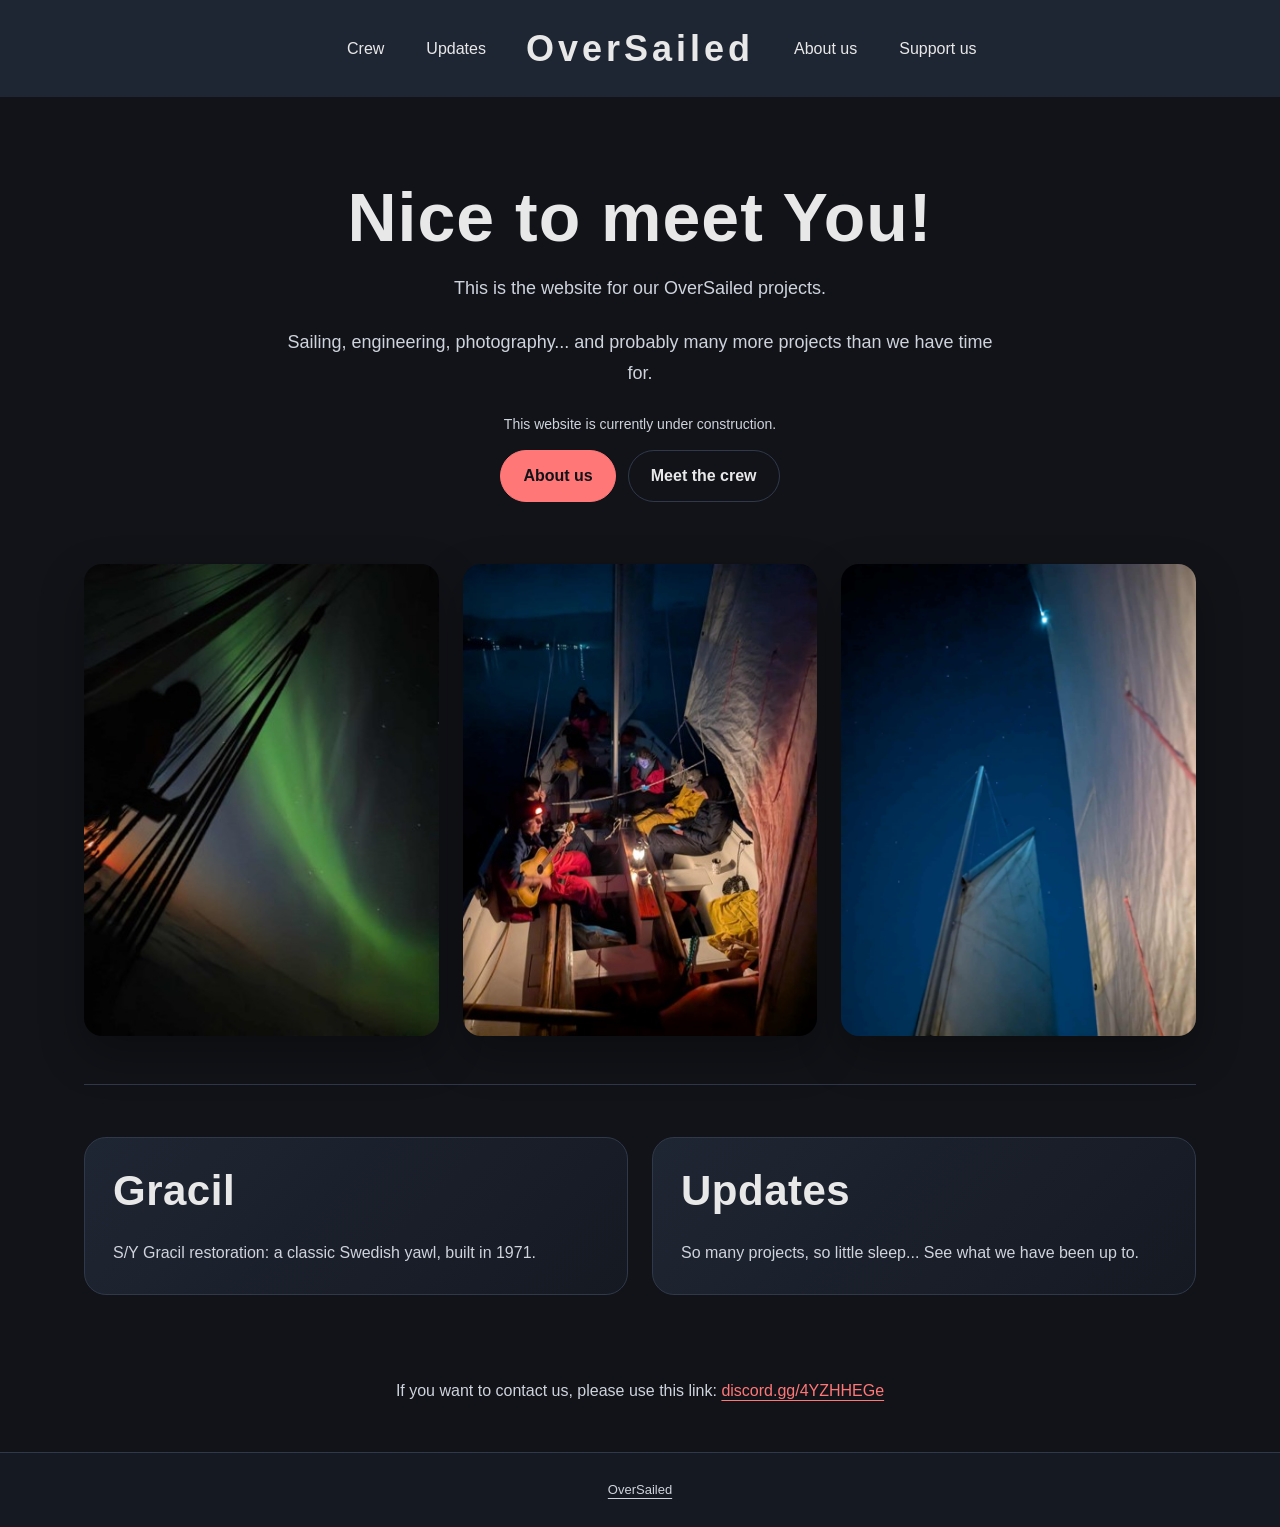
<file: index.html>
<!doctype html>
<html lang="en"><head><meta charset="utf-8"><meta name="viewport" content="width=device-width, initial-scale=1"><meta name="theme-color" content="#111318"><title>OverSailed</title><link rel="canonical" href="https://oversailed.com/index.html"><style>
    :root{color-scheme:dark;--bg:#111318;--surface:#151922;--header:#1f2633;--border:#30394a;--text:#e8e8e8;--muted:#cfd3dc;--accent:#ff7777;--shadow:rgba(0,0,0,.3)}
    *{box-sizing:border-box}html{scroll-behavior:smooth}body{margin:0;background:var(--bg);color:var(--text);font-family:Arial,Helvetica,sans-serif;line-height:1.7}a{color:var(--accent);text-underline-offset:4px}a:hover{color:#ffa5a5}a:focus-visible{outline:3px solid var(--accent);outline-offset:5px;border-radius:4px}img{display:block;max-width:100%;height:auto}h1,h2,h3,p{margin-top:0}h1,h2,h3{line-height:1.2}p{color:var(--muted)}
    .skip-link{position:absolute;left:16px;top:8px;transform:translateY(-160%);padding:8px 16px;background:var(--text);color:var(--bg);z-index:10}.skip-link:focus{transform:none}
    header{background:var(--header);padding:18px 28px;display:grid;grid-template-columns:1fr auto 1fr;align-items:center;gap:28px}header nav{display:flex;gap:18px;flex-wrap:wrap}.nav-left{justify-content:flex-end}.nav-right{justify-content:flex-start}header nav a{color:var(--text);text-decoration:none;font-size:16px;padding:8px 12px;border-radius:10px}header nav a:hover{color:var(--text);background:var(--border)}.logo{font-size:36px;font-weight:800;letter-spacing:4px;text-align:center}.logo a{color:var(--text);text-decoration:none}
    main{max-width:1160px;margin:auto;padding:0 24px}.hero{text-align:center;padding:76px 0 30px;max-width:820px;margin:auto}.eyebrow{color:var(--accent);font-size:13px;font-weight:700;letter-spacing:2px;text-transform:uppercase;margin-bottom:18px}h1{font-size:clamp(52px,10vw,92px);letter-spacing:2px;margin-bottom:14px}.identity{display:inline-block;color:var(--text);border:1px solid var(--border);border-radius:999px;padding:7px 18px;margin-bottom:24px;font-size:14px}.hero .lead{font-size:clamp(18px,3vw,22px);max-width:690px;margin:0 auto 28px}.actions{display:flex;gap:12px;flex-wrap:wrap;justify-content:center}.button{display:inline-block;padding:11px 22px;border-radius:999px;background:var(--accent);color:#111318;font-weight:700;text-decoration:none;border:1px solid var(--accent)}.button:hover{background:#ffa5a5;color:#111318}.button.secondary{background:transparent;border-color:var(--border);color:var(--text)}.button.secondary:hover{background:var(--header)}
    section{padding:52px 0;border-top:1px solid var(--border);scroll-margin-top:24px}h2{font-size:clamp(28px,5vw,42px);margin-bottom:22px;letter-spacing:.5px}h3{font-size:22px;margin-bottom:14px}.section-intro{max-width:750px;margin-bottom:28px}.gallery-section{border:0;padding:26px 0 48px}.gallery-section h2{font-size:23px;text-align:center;margin-bottom:22px}.gallery{display:grid;grid-template-columns:repeat(3,minmax(0,1fr));gap:24px}.gallery figure{margin:0;min-width:0}.gallery a{display:block;border-radius:18px}.gallery img{width:100%;aspect-ratio:3/4;object-fit:cover;border-radius:18px;box-shadow:0 18px 45px var(--shadow)}figcaption{color:var(--muted);font-size:13px;margin-top:10px}.gallery-note{font-size:13px;text-align:center;margin:18px auto 0;max-width:720px}
    .story{max-width:820px}.story p:last-child{margin-bottom:0}.spec-layout{display:grid;grid-template-columns:minmax(0,1.3fr) minmax(0,1fr);gap:28px;align-items:start}.panel,.card{background:linear-gradient(135deg,var(--header),var(--surface));border:1px solid var(--border);border-radius:22px;padding:28px;min-width:0}.panel h3{margin-bottom:18px}table{width:100%;border-collapse:collapse;font-size:15px}caption{text-align:left;color:var(--muted);font-size:13px;margin-bottom:14px}th,td{padding:11px 0;text-align:left;border-bottom:1px solid var(--border);vertical-align:top}th{font-weight:400;color:var(--muted);width:52%;padding-right:16px}td{font-weight:700}tr:last-child th,tr:last-child td{border-bottom:0}.note{font-size:13px;color:var(--muted);margin:18px 0 0}.facts{margin:0}.facts div{padding:10px 0;border-bottom:1px solid var(--border)}.facts div:last-child{border:0}.facts dt{color:var(--muted);font-size:13px}.facts dd{margin:2px 0 0;font-weight:700}.cards{display:grid;grid-template-columns:repeat(3,minmax(0,1fr));gap:24px}.card p{margin-bottom:18px}.card p:last-child{margin-bottom:0}.status{display:inline-block;color:#d9e8ff;background:#26364d;border:1px solid #425873;padding:4px 10px;border-radius:999px;font-size:12px;margin-bottom:18px}.status.planned{color:#e0dfec;background:#2c2b39;border-color:#4c4a60}.tags{list-style:none;display:flex;gap:8px;flex-wrap:wrap;padding:0;margin:0}.tags li{font-size:12px;padding:3px 9px;border:1px solid var(--border);border-radius:6px;color:var(--muted)}
    .milestones{list-style:none;padding:0;margin:0;display:grid;grid-template-columns:repeat(3,minmax(0,1fr));gap:24px}.milestones li{border-left:2px solid var(--accent);padding-left:20px}.milestones h3{font-size:19px}.milestones p{margin-bottom:0;font-size:15px}.milestones time,.milestones .phase{display:block;color:var(--accent);font-size:13px;font-weight:700;margin-bottom:9px}.cta{display:grid;grid-template-columns:minmax(0,1.4fr) minmax(0,1fr);gap:28px}.cta .actions{justify-content:flex-start}.cta h3{margin-bottom:14px}.cta p:last-child{margin-bottom:0}footer{text-align:center;background:var(--surface);border-top:1px solid var(--border);padding:26px 20px;color:var(--muted);font-size:13px}footer p{margin:0}footer a{color:var(--muted)}
    @media(max-width:900px){.cards{grid-template-columns:repeat(2,minmax(0,1fr))}.spec-layout,.cta{grid-template-columns:1fr}header{gap:16px;padding-inline:20px}header nav{gap:6px}header nav a{padding-inline:8px}}
    @media(max-width:700px){header{display:flex;flex-direction:column;gap:12px}.logo{order:1;font-size:32px}.nav-left{order:2}.nav-right{order:3}header nav,.nav-left,.nav-right{justify-content:center}.hero{padding-top:48px}.gallery{gap:14px}.milestones{grid-template-columns:1fr;gap:26px}main{padding-inline:20px}section{padding-block:38px}.panel,.card{padding:24px}.gallery-section{padding-top:20px}.identity{font-size:12px}}
    @media(max-width:480px){.cards{grid-template-columns:1fr}.gallery{grid-template-columns:1fr;max-width:360px;margin:auto}.gallery img{aspect-ratio:3/4}h1{font-size:58px}.logo{font-size:28px;letter-spacing:3px}th,td{font-size:14px}.actions .button{padding-inline:18px}}
    @media(prefers-reduced-motion:reduce){html{scroll-behavior:auto}}
  
.page-hero{text-align:center;max-width:820px;margin:auto;padding:62px 0 34px;border:0}.page-hero h1{font-size:clamp(38px,7vw,68px);letter-spacing:1px}.page-hero .intro{font-size:18px;max-width:730px;margin:0 auto 24px}.page-hero h1.long-title{font-size:clamp(28px,4.5vw,44px);line-height:1.3}.crew-grid{display:grid;grid-template-columns:repeat(2,minmax(0,1fr));gap:24px;padding-top:28px}.crew-card{display:flex;flex-direction:column;overflow:hidden;min-width:0;border:1px solid var(--border);border-radius:22px;background:linear-gradient(135deg,var(--header),var(--surface));color:var(--text);text-decoration:none}.crew-card:hover{color:var(--text);border-color:var(--accent)}.crew-card img{width:100%;aspect-ratio:4/3;object-fit:cover}.portrait-placeholder{display:grid;place-items:center;aspect-ratio:4/3;background:var(--header);color:var(--muted);font-size:80px;font-weight:700}.crew-card-content{padding:26px}.crew-card h2{font-size:28px;margin-bottom:12px}.crew-card p{margin:0}.patrons-footer{text-align:center;background:var(--surface);border:1px solid var(--border);border-radius:22px;margin:24px 0 48px;padding:34px}.patrons-footer p{max-width:680px;margin:0 auto 24px}.wide-card{max-width:900px;margin:auto;padding:30px;border:1px solid var(--border);border-radius:22px;background:linear-gradient(135deg,var(--header),var(--surface))}.wide-card p:last-child{margin-bottom:0}.intro{font-size:18px}.page-gallery{margin:28px 0 48px}.contact-line{text-align:center;margin:30px 0 48px}.post{max-width:900px;margin:0 auto 52px;padding:28px;border:1px solid var(--border);border-radius:22px;background:linear-gradient(135deg,var(--header),var(--surface))}.post h2{margin-bottom:8px}.post time{display:block;color:var(--accent);font-size:13px;margin-bottom:20px}.post p:last-child{margin-bottom:0}.project-list{padding-left:22px;color:var(--muted);margin:0}.project-list li{margin:0 0 12px}.card-grid{display:grid;grid-template-columns:repeat(3,minmax(0,1fr));gap:24px}.section-title{text-align:center}.home-projects{display:grid;grid-template-columns:repeat(2,minmax(0,1fr));gap:24px}.home-projects .card{text-decoration:none;color:var(--text)}.home-projects .card:hover{border-color:var(--accent)}.construction{font-size:14px}.and-more{text-align:center;font-size:24px;margin:32px 0 0}.card-grid h3{font-size:22px}nav a[aria-current="page"]{background:var(--border)}.support-banner p{font-size:18px}.support-banner h1{font-size:clamp(36px,7vw,64px)}.footer-note{margin:0}.gallery img{min-width:0;width:100%}
@media(max-width:900px){.card-grid{grid-template-columns:1fr}.page-hero{padding-top:46px}}@media(max-width:600px){.crew-grid,.home-projects{grid-template-columns:1fr}.page-hero h1{font-size:42px}.crew-card-content,.post,.wide-card{padding:24px}.page-gallery{margin-top:18px}}
</style></head><body><a class="skip-link" href="#main">Skip to content</a><header>
    <nav class="nav-left" aria-label="Primary navigation">
      <a href="Crew.html">Crew</a><a href="Updates.html">Updates</a>
    </nav>
    <div class="logo"><a href="index.html" aria-current="page">OverSailed</a></div>
    <nav class="nav-right" aria-label="Secondary navigation">
      <a href="about.html">About us</a><a href="support.html">Support us</a>
    </nav>
  </header>
  <main id="main"><section class="page-hero"><p class="eyebrow"><h1>Nice to meet You!</h1><p class="intro">This is the website for our OverSailed projects.</p><p class="intro">Sailing, engineering, photography... and probably many more projects than we have time for.</p><p class="construction">This website is currently under construction.</p><div class="actions"><a class="button" href="about.html">About us</a><a class="button secondary" href="Crew.html">Meet the crew</a></div></section><div class="gallery page-gallery"><a href="sail1.jpg"><img src="sail1.jpg" width="329" height="438" alt="Northern lights above the rigging of a sailing vessel" loading="lazy" decoding="async"></a><a href="sail2.jpg"><img src="sail2.jpg" width="393" height="521" alt="Friends gathered aboard a sailing boat at night with a guitar" loading="lazy" decoding="async"></a><a href="sail3.png"><img src="sail3.png" width="325" height="431" alt="Sails and rigging against a dark blue night sky" loading="lazy" decoding="async"></a></div><section><div class="home-projects"><a class="card" href="Gracil.html"><h2>Gracil</h2><p>S/Y Gracil restoration: a classic Swedish yawl, built in 1971.</p></a><a class="card" href="Updates.html"><h2>Updates</h2><p>So many projects, so little sleep... See what we have been up to.</p></a></div></section><p class="contact-line">If you want to contact us, please use this link: <a href="https://discord.gg/4YZHHEGe">discord.gg/4YZHHEGe</a></p></main><footer><p class="footer-note"><a href="index.html">OverSailed</a></p></footer></body></html>
</file>
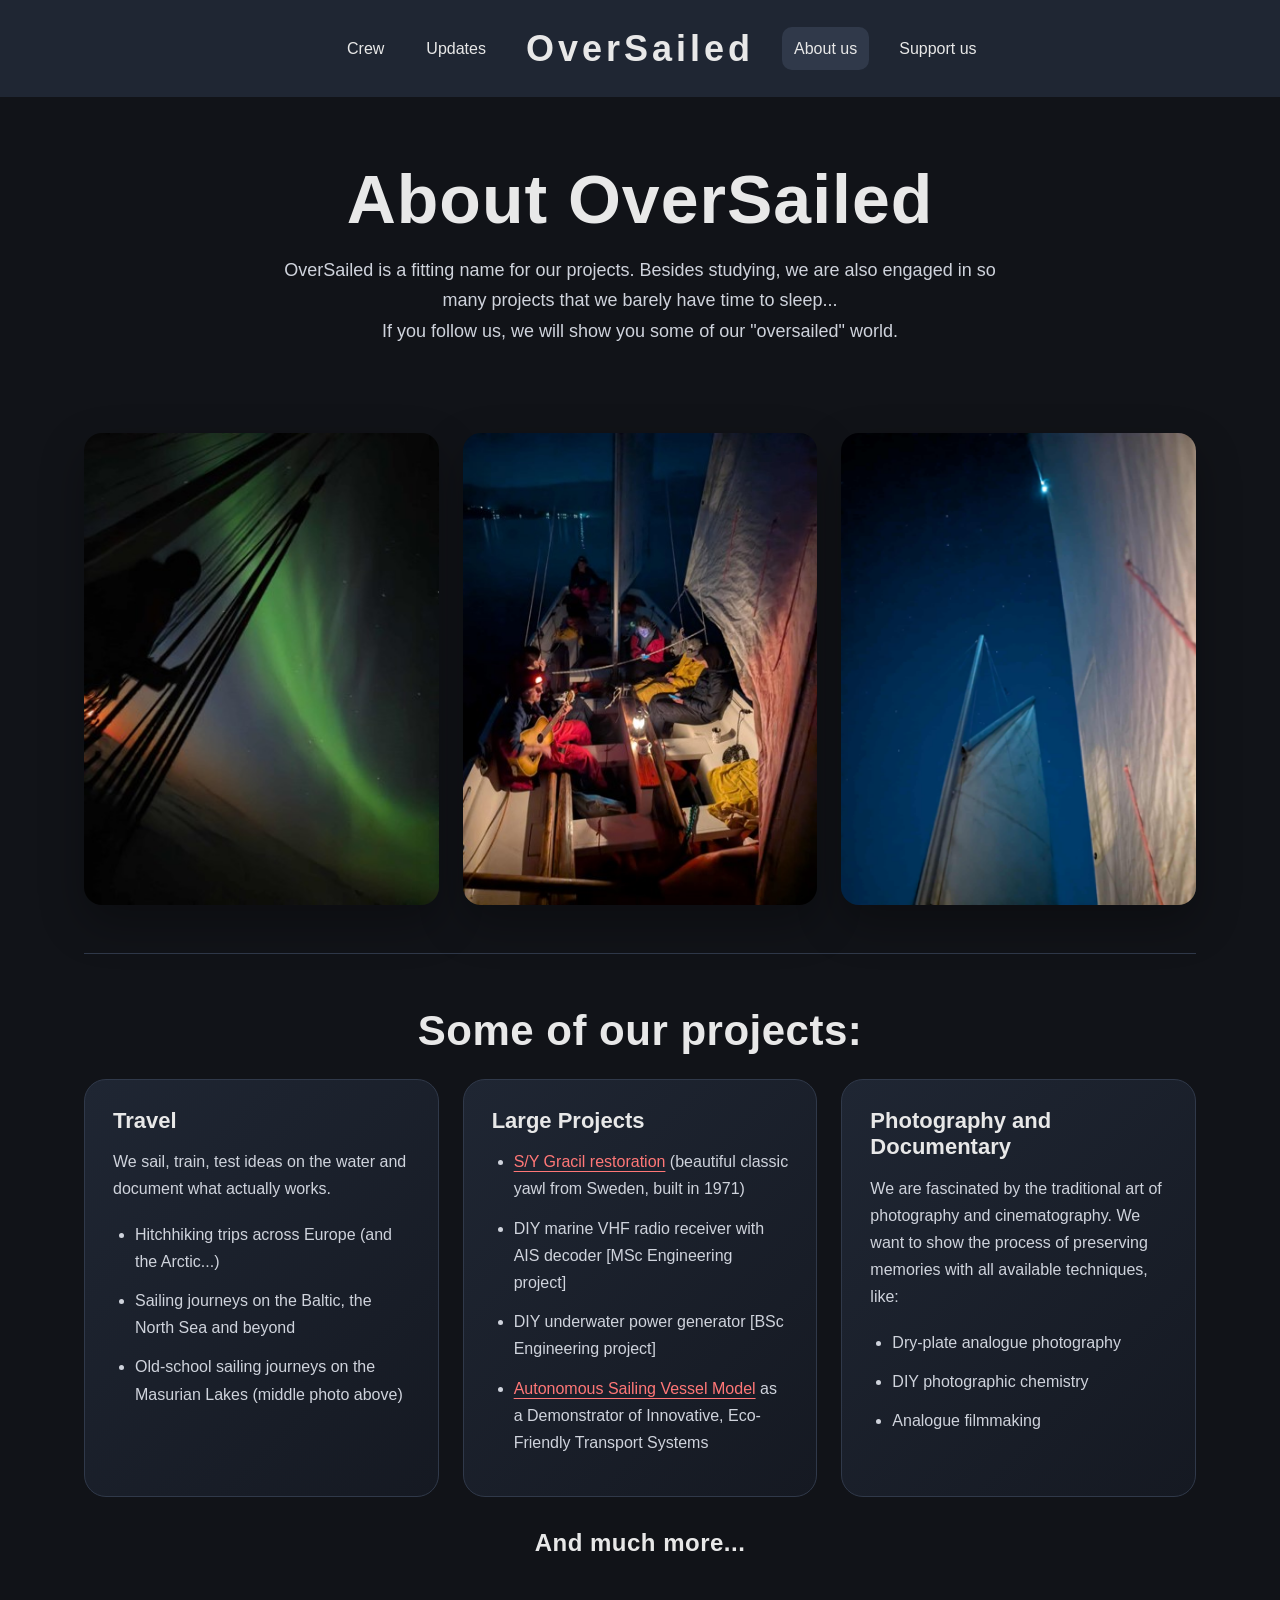
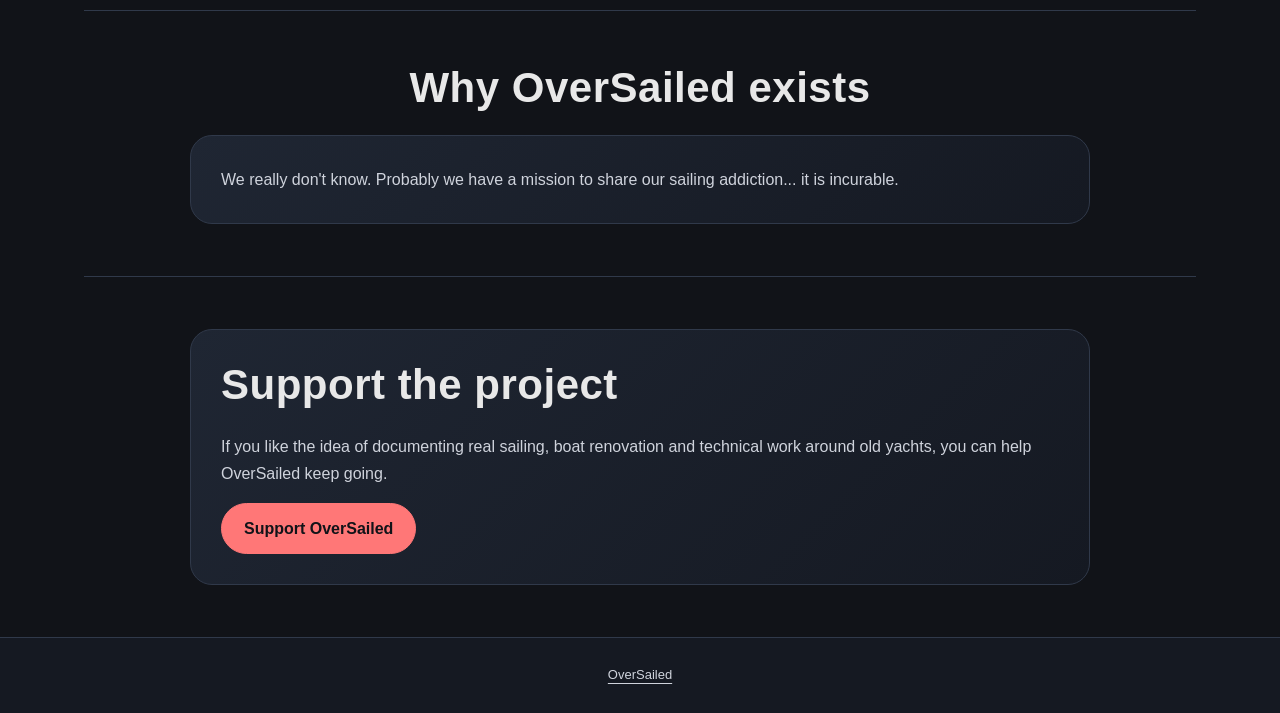
<file: about.html>
<!doctype html>
<html lang="en"><head><meta charset="utf-8"><meta name="viewport" content="width=device-width, initial-scale=1"><meta name="theme-color" content="#111318"><title>About us | OverSailed</title><link rel="canonical" href="https://oversailed.com/about.html"><style>
    :root{color-scheme:dark;--bg:#111318;--surface:#151922;--header:#1f2633;--border:#30394a;--text:#e8e8e8;--muted:#cfd3dc;--accent:#ff7777;--shadow:rgba(0,0,0,.3)}
    *{box-sizing:border-box}html{scroll-behavior:smooth}body{margin:0;background:var(--bg);color:var(--text);font-family:Arial,Helvetica,sans-serif;line-height:1.7}a{color:var(--accent);text-underline-offset:4px}a:hover{color:#ffa5a5}a:focus-visible{outline:3px solid var(--accent);outline-offset:5px;border-radius:4px}img{display:block;max-width:100%;height:auto}h1,h2,h3,p{margin-top:0}h1,h2,h3{line-height:1.2}p{color:var(--muted)}
    .skip-link{position:absolute;left:16px;top:8px;transform:translateY(-160%);padding:8px 16px;background:var(--text);color:var(--bg);z-index:10}.skip-link:focus{transform:none}
    header{background:var(--header);padding:18px 28px;display:grid;grid-template-columns:1fr auto 1fr;align-items:center;gap:28px}header nav{display:flex;gap:18px;flex-wrap:wrap}.nav-left{justify-content:flex-end}.nav-right{justify-content:flex-start}header nav a{color:var(--text);text-decoration:none;font-size:16px;padding:8px 12px;border-radius:10px}header nav a:hover{color:var(--text);background:var(--border)}.logo{font-size:36px;font-weight:800;letter-spacing:4px;text-align:center}.logo a{color:var(--text);text-decoration:none}
    main{max-width:1160px;margin:auto;padding:0 24px}.hero{text-align:center;padding:76px 0 30px;max-width:820px;margin:auto}.eyebrow{color:var(--accent);font-size:13px;font-weight:700;letter-spacing:2px;text-transform:uppercase;margin-bottom:18px}h1{font-size:clamp(52px,10vw,92px);letter-spacing:2px;margin-bottom:14px}.identity{display:inline-block;color:var(--text);border:1px solid var(--border);border-radius:999px;padding:7px 18px;margin-bottom:24px;font-size:14px}.hero .lead{font-size:clamp(18px,3vw,22px);max-width:690px;margin:0 auto 28px}.actions{display:flex;gap:12px;flex-wrap:wrap;justify-content:center}.button{display:inline-block;padding:11px 22px;border-radius:999px;background:var(--accent);color:#111318;font-weight:700;text-decoration:none;border:1px solid var(--accent)}.button:hover{background:#ffa5a5;color:#111318}.button.secondary{background:transparent;border-color:var(--border);color:var(--text)}.button.secondary:hover{background:var(--header)}
    section{padding:52px 0;border-top:1px solid var(--border);scroll-margin-top:24px}h2{font-size:clamp(28px,5vw,42px);margin-bottom:22px;letter-spacing:.5px}h3{font-size:22px;margin-bottom:14px}.section-intro{max-width:750px;margin-bottom:28px}.gallery-section{border:0;padding:26px 0 48px}.gallery-section h2{font-size:23px;text-align:center;margin-bottom:22px}.gallery{display:grid;grid-template-columns:repeat(3,minmax(0,1fr));gap:24px}.gallery figure{margin:0;min-width:0}.gallery a{display:block;border-radius:18px}.gallery img{width:100%;aspect-ratio:3/4;object-fit:cover;border-radius:18px;box-shadow:0 18px 45px var(--shadow)}figcaption{color:var(--muted);font-size:13px;margin-top:10px}.gallery-note{font-size:13px;text-align:center;margin:18px auto 0;max-width:720px}
    .story{max-width:820px}.story p:last-child{margin-bottom:0}.spec-layout{display:grid;grid-template-columns:minmax(0,1.3fr) minmax(0,1fr);gap:28px;align-items:start}.panel,.card{background:linear-gradient(135deg,var(--header),var(--surface));border:1px solid var(--border);border-radius:22px;padding:28px;min-width:0}.panel h3{margin-bottom:18px}table{width:100%;border-collapse:collapse;font-size:15px}caption{text-align:left;color:var(--muted);font-size:13px;margin-bottom:14px}th,td{padding:11px 0;text-align:left;border-bottom:1px solid var(--border);vertical-align:top}th{font-weight:400;color:var(--muted);width:52%;padding-right:16px}td{font-weight:700}tr:last-child th,tr:last-child td{border-bottom:0}.note{font-size:13px;color:var(--muted);margin:18px 0 0}.facts{margin:0}.facts div{padding:10px 0;border-bottom:1px solid var(--border)}.facts div:last-child{border:0}.facts dt{color:var(--muted);font-size:13px}.facts dd{margin:2px 0 0;font-weight:700}.cards{display:grid;grid-template-columns:repeat(3,minmax(0,1fr));gap:24px}.card p{margin-bottom:18px}.card p:last-child{margin-bottom:0}.status{display:inline-block;color:#d9e8ff;background:#26364d;border:1px solid #425873;padding:4px 10px;border-radius:999px;font-size:12px;margin-bottom:18px}.status.planned{color:#e0dfec;background:#2c2b39;border-color:#4c4a60}.tags{list-style:none;display:flex;gap:8px;flex-wrap:wrap;padding:0;margin:0}.tags li{font-size:12px;padding:3px 9px;border:1px solid var(--border);border-radius:6px;color:var(--muted)}
    .milestones{list-style:none;padding:0;margin:0;display:grid;grid-template-columns:repeat(3,minmax(0,1fr));gap:24px}.milestones li{border-left:2px solid var(--accent);padding-left:20px}.milestones h3{font-size:19px}.milestones p{margin-bottom:0;font-size:15px}.milestones time,.milestones .phase{display:block;color:var(--accent);font-size:13px;font-weight:700;margin-bottom:9px}.cta{display:grid;grid-template-columns:minmax(0,1.4fr) minmax(0,1fr);gap:28px}.cta .actions{justify-content:flex-start}.cta h3{margin-bottom:14px}.cta p:last-child{margin-bottom:0}footer{text-align:center;background:var(--surface);border-top:1px solid var(--border);padding:26px 20px;color:var(--muted);font-size:13px}footer p{margin:0}footer a{color:var(--muted)}
    @media(max-width:900px){.cards{grid-template-columns:repeat(2,minmax(0,1fr))}.spec-layout,.cta{grid-template-columns:1fr}header{gap:16px;padding-inline:20px}header nav{gap:6px}header nav a{padding-inline:8px}}
    @media(max-width:700px){header{display:flex;flex-direction:column;gap:12px}.logo{order:1;font-size:32px}.nav-left{order:2}.nav-right{order:3}header nav,.nav-left,.nav-right{justify-content:center}.hero{padding-top:48px}.gallery{gap:14px}.milestones{grid-template-columns:1fr;gap:26px}main{padding-inline:20px}section{padding-block:38px}.panel,.card{padding:24px}.gallery-section{padding-top:20px}.identity{font-size:12px}}
    @media(max-width:480px){.cards{grid-template-columns:1fr}.gallery{grid-template-columns:1fr;max-width:360px;margin:auto}.gallery img{aspect-ratio:3/4}h1{font-size:58px}.logo{font-size:28px;letter-spacing:3px}th,td{font-size:14px}.actions .button{padding-inline:18px}}
    @media(prefers-reduced-motion:reduce){html{scroll-behavior:auto}}
  
.page-hero{text-align:center;max-width:820px;margin:auto;padding:62px 0 34px;border:0}.page-hero h1{font-size:clamp(38px,7vw,68px);letter-spacing:1px}.page-hero .intro{font-size:18px;max-width:730px;margin:0 auto 24px}.page-hero h1.long-title{font-size:clamp(28px,4.5vw,44px);line-height:1.3}.crew-grid{display:grid;grid-template-columns:repeat(2,minmax(0,1fr));gap:24px;padding-top:28px}.crew-card{display:flex;flex-direction:column;overflow:hidden;min-width:0;border:1px solid var(--border);border-radius:22px;background:linear-gradient(135deg,var(--header),var(--surface));color:var(--text);text-decoration:none}.crew-card:hover{color:var(--text);border-color:var(--accent)}.crew-card img{width:100%;aspect-ratio:4/3;object-fit:cover}.portrait-placeholder{display:grid;place-items:center;aspect-ratio:4/3;background:var(--header);color:var(--muted);font-size:80px;font-weight:700}.crew-card-content{padding:26px}.crew-card h2{font-size:28px;margin-bottom:12px}.crew-card p{margin:0}.patrons-footer{text-align:center;background:var(--surface);border:1px solid var(--border);border-radius:22px;margin:24px 0 48px;padding:34px}.patrons-footer p{max-width:680px;margin:0 auto 24px}.wide-card{max-width:900px;margin:auto;padding:30px;border:1px solid var(--border);border-radius:22px;background:linear-gradient(135deg,var(--header),var(--surface))}.wide-card p:last-child{margin-bottom:0}.intro{font-size:18px}.page-gallery{margin:28px 0 48px}.contact-line{text-align:center;margin:30px 0 48px}.post{max-width:900px;margin:0 auto 52px;padding:28px;border:1px solid var(--border);border-radius:22px;background:linear-gradient(135deg,var(--header),var(--surface))}.post h2{margin-bottom:8px}.post time{display:block;color:var(--accent);font-size:13px;margin-bottom:20px}.post p:last-child{margin-bottom:0}.project-list{padding-left:22px;color:var(--muted);margin:0}.project-list li{margin:0 0 12px}.card-grid{display:grid;grid-template-columns:repeat(3,minmax(0,1fr));gap:24px}.section-title{text-align:center}.home-projects{display:grid;grid-template-columns:repeat(2,minmax(0,1fr));gap:24px}.home-projects .card{text-decoration:none;color:var(--text)}.home-projects .card:hover{border-color:var(--accent)}.construction{font-size:14px}.and-more{text-align:center;font-size:24px;margin:32px 0 0}.card-grid h3{font-size:22px}nav a[aria-current="page"]{background:var(--border)}.support-banner p{font-size:18px}.support-banner h1{font-size:clamp(36px,7vw,64px)}.footer-note{margin:0}.gallery img{min-width:0;width:100%}
@media(max-width:900px){.card-grid{grid-template-columns:1fr}.page-hero{padding-top:46px}}@media(max-width:600px){.crew-grid,.home-projects{grid-template-columns:1fr}.page-hero h1{font-size:42px}.crew-card-content,.post,.wide-card{padding:24px}.page-gallery{margin-top:18px}}
</style></head><body><a class="skip-link" href="#main">Skip to content</a><header>
    <nav class="nav-left" aria-label="Primary navigation">
      <a href="Crew.html">Crew</a><a href="Updates.html">Updates</a>
    </nav>
    <div class="logo"><a href="index.html">OverSailed</a></div>
    <nav class="nav-right" aria-label="Secondary navigation">
      <a href="about.html" aria-current="page">About us</a><a href="support.html">Support us</a>
    </nav>
  </header>
  <main id="main"><section class="page-hero"><h1>About OverSailed</h1><p class="intro">OverSailed is a fitting name for our projects. Besides studying, we are also engaged in so many projects that we barely have time to sleep...<br>If you follow us, we will show you some of our "oversailed" world.</p></section><div class="gallery page-gallery"><a href="sail1.jpg"><img src="sail1.jpg" width="329" height="438" alt="Northern lights above the rigging of a sailing vessel" loading="lazy" decoding="async"></a><a href="sail2.jpg"><img src="sail2.jpg" width="393" height="521" alt="Friends gathered aboard a sailing boat at night with a guitar" loading="lazy" decoding="async"></a><a href="sail3.png"><img src="sail3.png" width="325" height="431" alt="Sails and rigging against a dark blue night sky" loading="lazy" decoding="async"></a></div><section><h2 class="section-title">Some of our projects:</h2><div class="card-grid"><article class="card"><h3>Travel</h3><p>We sail, train, test ideas on the water and document what actually works.</p><ul class="project-list"><li>Hitchhiking trips across Europe (and the Arctic...)</li><li>Sailing journeys on the Baltic, the North Sea and beyond</li><li>Old-school sailing journeys on the Masurian Lakes (middle photo above)</li></ul></article><article class="card"><h3>Large Projects</h3><ul class="project-list"><li><a href="Gracil.html">S/Y Gracil restoration</a> (beautiful classic yawl from Sweden, built in 1971)</li><li>DIY marine VHF radio receiver with AIS decoder [MSc Engineering project]</li><li>DIY underwater power generator [BSc Engineering project]</li><li><a href="tradjacht.html">Autonomous Sailing Vessel Model</a> as a Demonstrator of Innovative, Eco-Friendly Transport Systems</li></ul></article><article class="card"><h3>Photography and Documentary</h3><p>We are fascinated by the traditional art of photography and cinematography. We want to show the process of preserving memories with all available techniques, like:</p><ul class="project-list"><li>Dry-plate analogue photography</li><li>DIY photographic chemistry</li><li>Analogue filmmaking</li></ul></article></div><h2 class="and-more">And much more...</h2></section><section><h2 class="section-title">Why OverSailed exists</h2><div class="wide-card"><p>We really don't know. Probably we have a mission to share our sailing addiction... it is incurable.</p></div></section><section><div class="wide-card"><h2>Support the project</h2><p>If you like the idea of documenting real sailing, boat renovation and technical work around old yachts, you can help OverSailed keep going.</p><a class="button" href="https://ko-fi.com/oversailed">Support OverSailed</a></div></section></main><footer><p class="footer-note"><a href="index.html">OverSailed</a></p></footer></body></html>
</file>
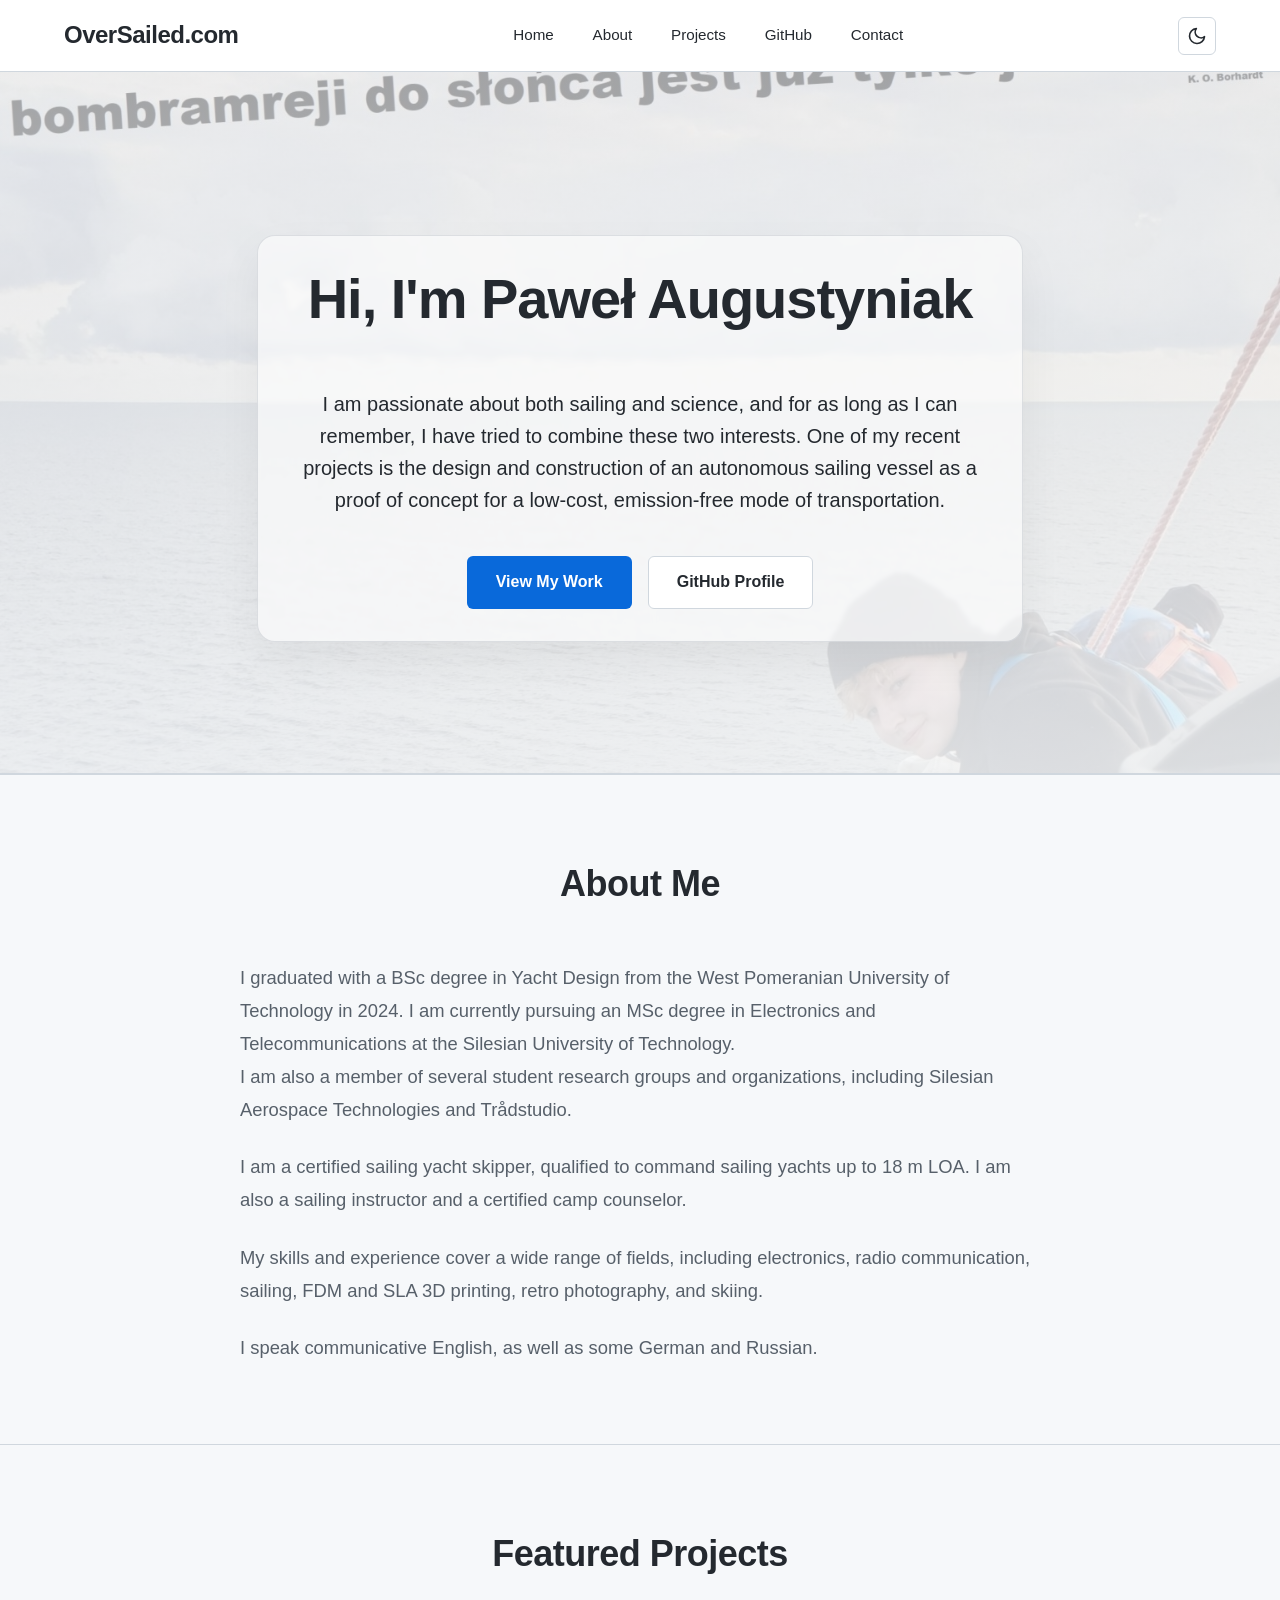
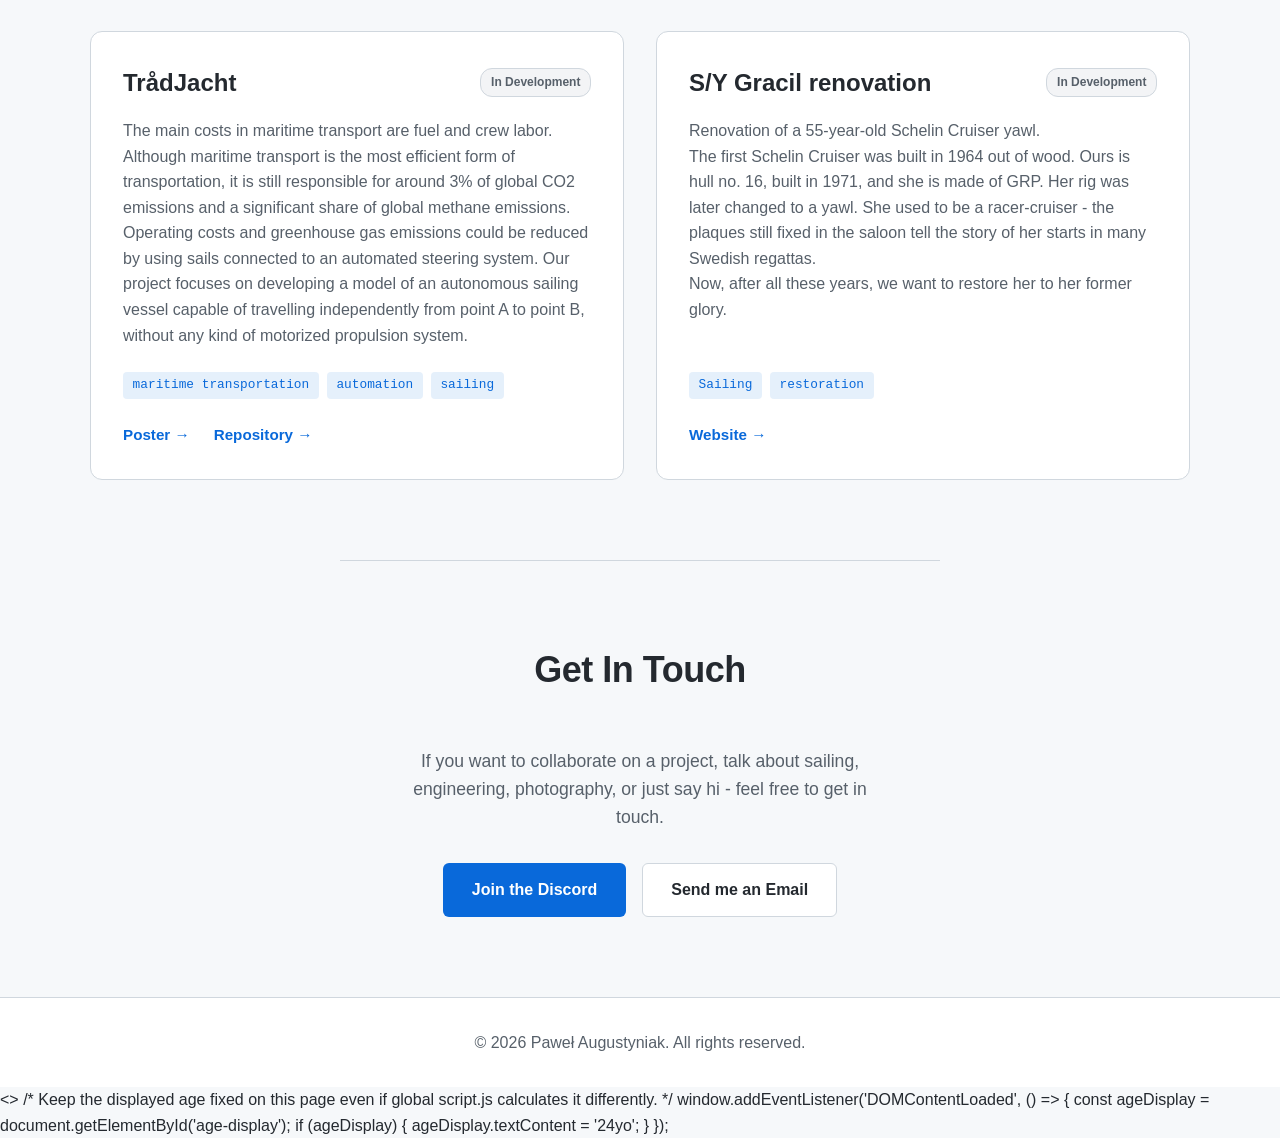
<file: bp.html>
<!DOCTYPE html>
<html lang="en">
<head>
    <meta charset="UTF-8">
    <meta name="viewport" content="width=device-width, initial-scale=1.0">
    
    <title>Paweł Augustyniak | OverSailed.com</title>
    <meta name="title" content="Paweł Augustyniak | OverSailed.com">
    <meta name="description" content="Paweł Augustyniak Home Page">
    <meta name="keywords" content="Paweł Augustyniak, BP, Bi-Pi, Gracil, TradJacht, sailing, yacht, photography, open source">
    <meta name="author" content="Paweł Augustyniak">
    <link rel="canonical" href="https://oversailed.com/bp.html">

    <meta property="og:type" content="website">
    <meta property="og:url" content="https://oversailed.com/">
    <meta property="og:title" content="Paweł Augustyniak | Oversailed.com">
    <meta property="og:description" content="Paweł Augustyniak Home Page">


    <meta property="twitter:card" content="summary_large_image">
    <meta property="twitter:url" content="https://oversailed.com/">
    <meta property="twitter:title" content="Paweł Augustyniak | OverSailed.com">
    <meta property="twitter:description" content="Paweł Augustyniak Home Page">
    <meta property="twitter:image" content="https://oversailed.com/BP_background.jpg">
    
    <script>
        const savedTheme = localStorage.getItem('theme') || 
            (window.matchMedia('(prefers-color-scheme: dark)').matches ? 'dark' : 'light');
        document.documentElement.setAttribute('data-theme', savedTheme);
    </script>

    <link rel="stylesheet" href="styles.css">
    <style>
        /* Page-specific hero background for bp.html */
        .hero.bp-hero {
            position: relative;
            max-width: none;
            min-height: 78vh;
            margin: 0;
            padding: 8rem 5% 6rem;
            overflow: hidden;
            background-image:
                linear-gradient(rgba(13, 17, 23, 0.68), rgba(13, 17, 23, 0.86)),
                url("BP_background.jpg");
            background-size: 125% ;
            background-position: center 40%;
            border-bottom: 1px solid var(--border);
        }

        [data-theme="light"] .hero.bp-hero {
            background-image:
                linear-gradient(rgba(246, 248, 250, 0.66), rgba(246, 248, 250, 0.88)),
                url("BP_background.jpg");
        }

        .hero.bp-hero .hero-content {
            max-width: 900px;
            margin: 0 auto;
            padding: 2rem;
            border: 1px solid rgba(139, 148, 158, 0.25);
            border-radius: 18px;
            background: rgba(13, 17, 23, 0.42);
            box-shadow: 0 18px 45px var(--shadow);
            backdrop-filter: blur(2px);
        }

        [data-theme="light"] .hero.bp-hero .hero-content {
            background: rgba(255, 255, 255, 0.58);
        }

        .hero.bp-hero .hero-content p {
            color: var(--text-main);
        }
        @media (max-width: 768px) {
            .hero.bp-hero {
                min-height: auto;
                padding: 6rem 5% 4rem;
                background-size: 800%;
                background-position: center center;
            }
        
            .hero.bp-hero .hero-content {
                padding: 1.4rem;
            }
        }
    </style>
    <link rel="icon" type="image/x-icon" href="/favicon.ico">
</head>
<body>
    <nav class="navbar">
        <div class="logo">
            <a href="index.html">OverSailed.com</a>
        </div>
        <div class="nav-links">
            <a href="index.html">Home</a>
            <a href="#about">About</a>
            <a href="#projects">Projects</a>
            <a href="https://github.com/oversailed" target="_blank" rel="noopener noreferrer">GitHub</a>
            <a href="#contact">Contact</a>
        </div>
        <div class="nav-controls">
            <button id="theme-toggle" class="theme-toggle" aria-label="Toggle dark/light mode">
                <svg id="theme-icon" xmlns="http://www.w3.org/2000/svg" width="20" height="20" viewBox="0 0 24 24" fill="none" stroke="currentColor" stroke-width="2" stroke-linecap="round" stroke-linejoin="round">
                    <circle cx="12" cy="12" r="5"></circle>
                    <line x1="12" y1="1" x2="12" y2="3"></line>
                    <line x1="12" y1="21" x2="12" y2="23"></line>
                    <line x1="4.22" y1="4.22" x2="5.64" y2="5.64"></line>
                    <line x1="18.36" y1="18.36" x2="19.78" y2="19.78"></line>
                    <line x1="1" y1="12" x2="3" y2="12"></line>
                    <line x1="21" y1="12" x2="23" y2="12"></line>
                    <line x1="4.22" y1="19.78" x2="5.64" y2="18.36"></line>
                    <line x1="18.36" y1="5.64" x2="19.78" y2="4.22"></line>
                </svg>
            </button>
        </div>
    </nav>

    <header class="hero bp-hero">
        <div class="hero-content">
            <h1>Hi, I'm Paweł Augustyniak</h1>
            <span id="age-display" class="age-badge">24yo</span>
            <p>I am passionate about both sailing and science, and for as long as I can remember, I have tried to combine these two interests. One of my recent projects is the design and construction of an autonomous sailing vessel as a proof of concept for a low-cost, emission-free mode of transportation.</p>
            <div class="cta-buttons">
                <a href="#projects" class="btn primary">View My Work</a>
                <a href="https://github.com/oversailed" class="btn secondary" target="_blank" rel="noopener noreferrer">GitHub Profile</a>
            </div>
        </div>
    </header>

    <section id="about" class="about-section">
        <h2>About Me</h2>
        <div class="about-content">
            <p>I graduated with a BSc degree in Yacht Design from the West Pomeranian University of Technology in 2024. I am currently pursuing an MSc degree in Electronics and Telecommunications at the Silesian University of Technology.<br>
I am also a member of several student research groups and organizations, including Silesian Aerospace Technologies and Trådstudio.</p>
            <p>I am a certified sailing yacht skipper, qualified to command sailing yachts up to 18 m LOA. I am also a sailing instructor and a certified camp counselor.</p>
            <p>My skills and experience cover a wide range of fields, including electronics, radio communication, sailing, FDM and SLA 3D printing, retro photography, and skiing.</p>
<p>I speak communicative English, as well as some German and Russian.</p>
        </div>
    </section>

    <section id="projects" class="projects-section">
        <h2>Featured Projects</h2>
        <div class="projects-grid">
            <div class="project-card">
                <div class="project-header">
                    <h3>TrådJacht</h3>
                    <span class="badge">In Development</span>
                </div>
                <p>The main costs in maritime transport are fuel and crew labor. Although maritime transport is the most efficient form of transportation, it is still responsible for around 3% of global CO2 emissions and a significant share of global methane emissions.
Operating costs and greenhouse gas emissions could be reduced by using sails connected to an automated steering system.
Our project focuses on developing a model of an autonomous sailing vessel capable of travelling independently from point A to point B, without any kind of motorized propulsion system.</p>
                <div class="tech-stack">
                    <span>maritime transportation</span>
                    <span>automation</span>
                    <span>sailing</span>
                </div>
                <div class="project-links">
                    <a href="https://oversailed.com/tradjacht.html" target="_blank">Poster &rarr;</a>
                    <a href="https://github.com/oversailed" target="_blank">Repository &rarr;</a>
                </div>
            </div>

            <div class="project-card">
                <div class="project-header">
                    <h3>S/Y Gracil renovation</h3>
                    <span class="badge">In 
Development</span>
                </div>
                <p>Renovation of a 55-year-old Schelin Cruiser yawl.<br>The first Schelin Cruiser was built in 1964 out of wood. Ours is hull no. 16, built in 1971, and she is made of GRP. Her rig was later changed to a yawl. She used to be a racer-cruiser - the plaques still fixed in the saloon tell the story of her starts in many Swedish regattas.<br>Now, after all these years, we want to restore her to her former glory.</p>
                <div class="tech-stack">
                    <span>Sailing </span>
                    <span>restoration</span>
                </div>
                <div class="project-links">
                    <a href="https://oversailed.com/Gracil" target="_blank">Website &rarr;</a>
                </div>
            </div>
        </div>
    </section>

    <section id="contact" class="contact-section">
        <h2>Get In Touch</h2>
        <p>If you want to collaborate on a project, talk about sailing, engineering, photography, or just say hi - feel free to get in touch.</p>
        <div class="cta-buttons" style="justify-content: center; margin-top: 2rem;">
            <a href="https://discord.gg/4YZHHEGe" class="btn primary">Join the Discord</a>
            <a href="mailto:pawela07@gmail.com" class="btn secondary">Send me an Email</a>
        </div>
    </section>

    <footer>
        <p>&copy; 2026 Paweł Augustyniak. All rights reserved.</p>
    </footer>

    <script src="script.js"></script>
	 
     <<!-- script -->>
        /* Keep the displayed age fixed on this page even if global script.js calculates it differently. */
        window.addEventListener('DOMContentLoaded', () => {
            const ageDisplay = document.getElementById('age-display');
            if (ageDisplay) {
                ageDisplay.textContent = '24yo';
            }
        });
    </script>
</body>
</html>
</file>
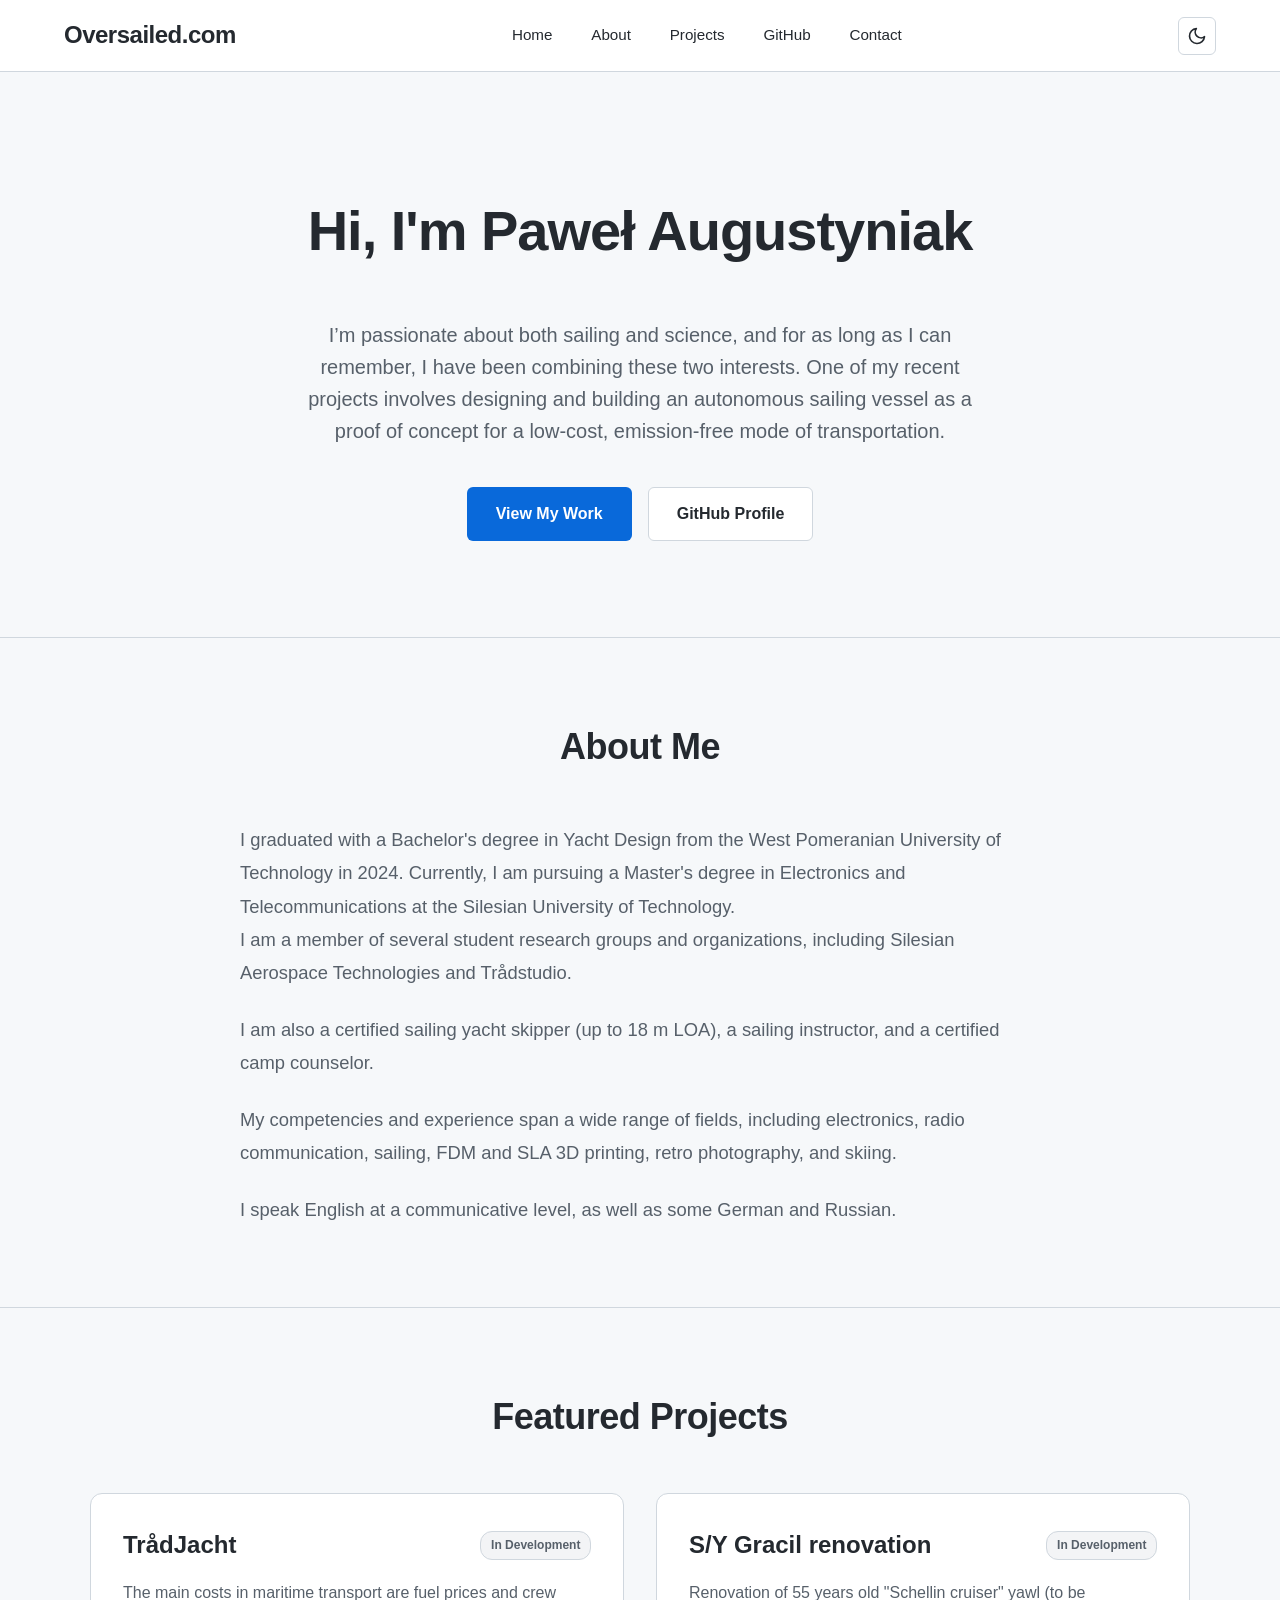
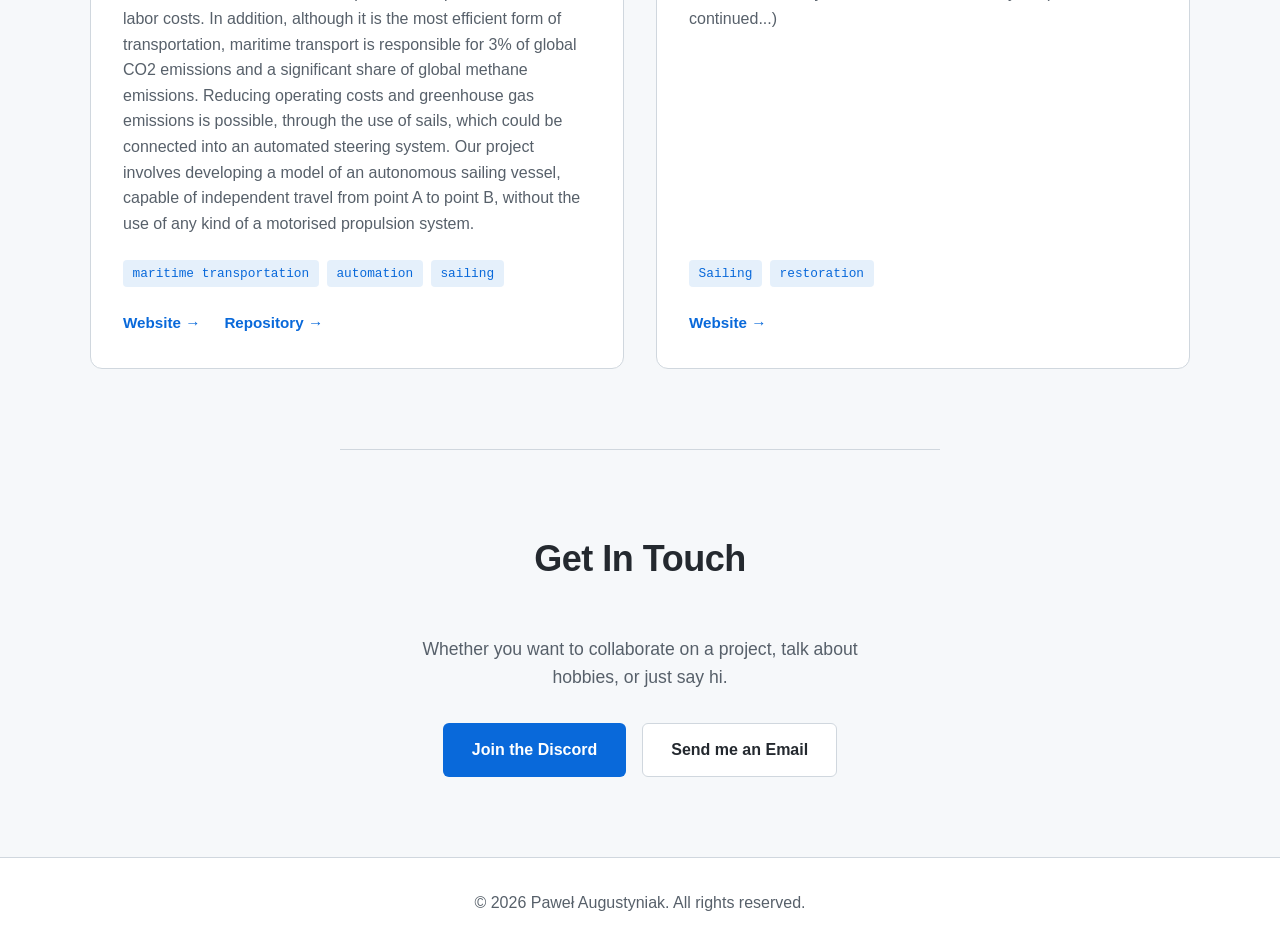
<file: bp_old.html>
<!DOCTYPE html>
<html lang="en">
<head>
    <meta charset="UTF-8">
    <meta name="viewport" content="width=device-width, initial-scale=1.0">
    
    <title>Paweł Augustyniak | OverSailed.com</title>
    <meta name="title" content="Paweł Augustyniak| OverSailed.com">
    <meta name="description" content="Paweł Augustyniak Home Page">
    <meta name="keywords" content="Paweł Augustyniak, BP, Bi-Pi, Gracil, TradJacht, sailing, yacht, photography, open source">
    <meta name="author" content="Paweł Augustyniak">
    <link rel="canonical" href="https://Oversailed.com/">

    <meta property="og:type" content="website">
    <meta property="og:url" content="https://oversailed.com/">
    <meta property="og:title" content="Paweł Augustyniak | Oversailed.com">
    <meta property="og:description" content="Paweł Augustyniak Home Page">


    <meta property="twitter:card" content="summary_large_image">
    <meta property="twitter:url" content="https://oversailed.com/">
    <meta property="twitter:title" content="Paweł Augustyniak| oversailed.com">
    <meta property="twitter:description" content="Paweł Augustyniak Home Page">
    <meta property="twitter:image" content="https://oversailed.com/ICONHEREPLS">
    
    <script>
        const savedTheme = localStorage.getItem('theme') || 
            (window.matchMedia('(prefers-color-scheme: dark)').matches ? 'dark' : 'light');
        document.documentElement.setAttribute('data-theme', savedTheme);
    </script>

    <link rel="stylesheet" href="styles.css">
    <link rel="icon" type="image/x-icon" href="/ICONHEREPLS">
</head>
<body>
    <nav class="navbar">
        <div class="logo">
            <a href="index.html">Oversailed.com</a>
        </div>
        <div class="nav-links">
            <a href="#">Home</a>
            <a href="#about">About</a>
            <a href="#projects">Projects</a>
            <a href="https://github.com/oversailed" target="_blank" rel="noopener noreferrer">GitHub</a>
            <a href="#contact">Contact</a>
        </div>
        <div class="nav-controls">
            <button id="theme-toggle" class="theme-toggle" aria-label="Toggle dark/light mode">
                <svg id="theme-icon" xmlns="http://www.w3.org/2000/svg" width="20" height="20" viewBox="0 0 24 24" fill="none" stroke="currentColor" stroke-width="2" stroke-linecap="round" stroke-linejoin="round">
                    <circle cx="12" cy="12" r="5"></circle>
                    <line x1="12" y1="1" x2="12" y2="3"></line>
                    <line x1="12" y1="21" x2="12" y2="23"></line>
                    <line x1="4.22" y1="4.22" x2="5.64" y2="5.64"></line>
                    <line x1="18.36" y1="18.36" x2="19.78" y2="19.78"></line>
                    <line x1="1" y1="12" x2="3" y2="12"></line>
                    <line x1="21" y1="12" x2="23" y2="12"></line>
                    <line x1="4.22" y1="19.78" x2="5.64" y2="18.36"></line>
                    <line x1="18.36" y1="5.64" x2="19.78" y2="4.22"></line>
                </svg>
            </button>
        </div>
    </nav>

    <header class="hero">
        <div class="hero-content">
            <h1>Hi, I'm Paweł Augustyniak</h1>
            <span id="age-display" class="age-badge"></span>
            <p>I’m passionate about both sailing and science, and for as long as I can remember, I have been combining these two interests. One of my recent projects involves designing and building an autonomous sailing vessel as a proof of concept for a low-cost, emission-free mode of transportation.</p>
            <div class="cta-buttons">
                <a href="#projects" class="btn primary">View My Work</a>
                <a href="https://github.com/oversailed" class="btn secondary" target="_blank" rel="noopener noreferrer">GitHub Profile</a>
            </div>
        </div>
    </header>

    <section id="about" class="about-section">
        <h2>About Me</h2>
        <div class="about-content">
            <p>I graduated with a Bachelor's degree in Yacht Design from the West Pomeranian University of Technology in 2024. Currently, I am pursuing a Master's degree in Electronics and Telecommunications at the Silesian University of Technology.<br>
I am a member of several student research groups and organizations, including Silesian Aerospace Technologies and Trådstudio.</p>
            <p>I am also a certified sailing yacht skipper (up to 18 m LOA), a sailing instructor, and a certified camp counselor.</p>
            <p>My competencies and experience span a wide range of fields, including electronics, radio communication, sailing, FDM and SLA 3D printing, retro photography, and skiing.</p>
<p>I speak English at a communicative level, as well as some German and Russian. </p>
        </div>
    </section>

    <section id="projects" class="projects-section">
        <h2>Featured Projects</h2>
        <div class="projects-grid">
            <div class="project-card">
                <div class="project-header">
                    <h3>TrådJacht</h3>
                    <span class="badge">In Development</span>
                </div>
                <p>The main costs in maritime transport are fuel prices and crew labor costs. In addition, although it is the most efficient form of transportation, maritime transport is responsible for 3% of global CO2 emissions and a significant share of global methane emissions.
Reducing operating costs and greenhouse gas emissions is possible, through the use of sails, which could be connected into an automated steering system.
Our project involves developing a model of an autonomous sailing vessel, capable of independent travel from point A to point B, without the use of any kind of a motorised propulsion system.</p>
                <div class="tech-stack">
                    <span>maritime transportation</span>
                    <span>automation</span>
                    <span>sailing</span>
                </div>
                <div class="project-links">
                    <a href="https://oversailed.com/tradjacht" target="_blank">Website &rarr;</a>
                    <a href="https://github.com/oversailed" target="_blank">Repository &rarr;</a>
                </div>
            </div>

            <div class="project-card">
                <div class="project-header">
                    <h3>S/Y Gracil renovation</h3>
                    <span class="badge">In 
Development</span>
                </div>
                <p> Renovation of 55 years old "Schellin cruiser" yawl (to be continued...)</p>
                <div class="tech-stack">
                    <span>Sailing </span>
                    <span>restoration</span>
                </div>
                <div class="project-links">
                    <a href="https://oversailed.com/Gracil" target="_blank">Website &rarr;</a>
                </div>
            </div>
        </div>
    </section>

    <section id="contact" class="contact-section">
        <h2>Get In Touch</h2>
        <p>Whether you want to collaborate on a project, talk about hobbies, or just say hi.</p>
        <div class="cta-buttons" style="justify-content: center; margin-top: 2rem;">
            <a href="https://discord.gg/4YZHHEGe" class="btn primary">Join the Discord</a>
            <a href="mailto: pawela07@gmail.com" class="btn secondary">Send me an Email</a>
        </div>
    </section>

    <footer>
        <p>&copy; 2026 Paweł Augustyniak. All rights reserved.</p>
    </footer>

    <script src="script.js"></script>
</body>
</html>
</file>
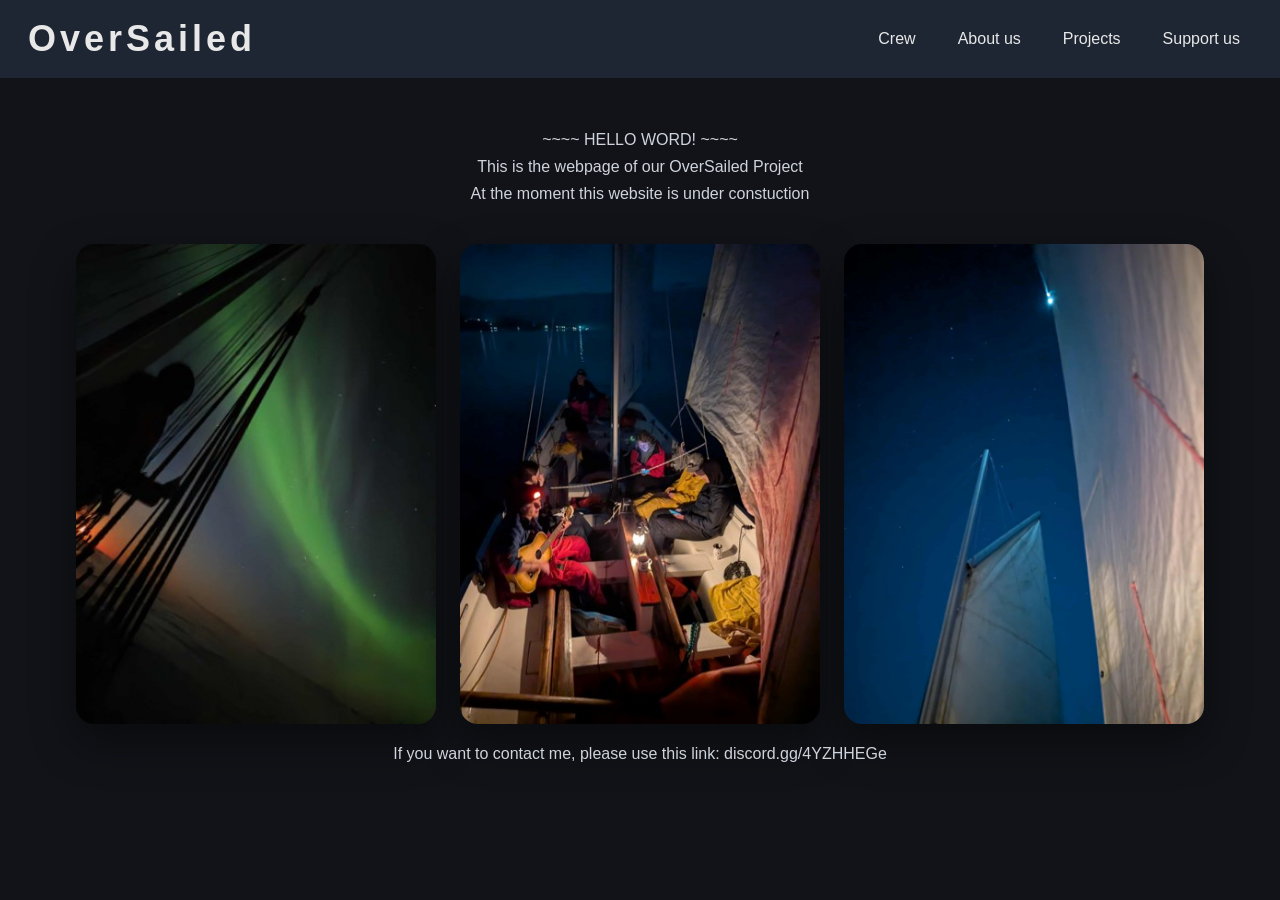
<file: crew.html>
<!doctype html>
<html lang="pl">
<head>
  <meta charset="utf-8">
  <meta name="viewport" content="width=device-width, initial-scale=1">
  <title>OverSailed</title>
  <style>
    body {
      margin: 0;
      background: #111318;
      color: #e8e8e8;
      font-family: Arial, Helvetica, sans-serif;
    }

    header {
      background: #1f2633;
      padding: 18px 28px;
      display: flex;
      align-items: center;
      justify-content: space-between;
      gap: 24px;
      flex-wrap: wrap;
    }
    
    .logo {
      font-size: 36px;
      font-weight: 800;
      letter-spacing: 4px;
    }
    
    nav {
      display: flex;
      gap: 18px;
      flex-wrap: wrap;
    }
    
    nav a {
      color: #e8e8e8;
      text-decoration: none;
      font-size: 16px;
      padding: 8px 12px;
      border-radius: 10px;
    }
    
    nav a:hover {
      background: #30394a;
    }

    
    main {
      max-width: 1400px;
      margin: 48px auto;
      padding: 0 20px;
      text-align: center;
    }

    p {
      font-size: 16px;
      line-height: 1.7;
      color: #cfd3dc;
      margin-bottom: 36px;
    }

    .gallery {
      display: flex;
      justify-content: center;
      gap: 24px;
      flex-wrap: wrap;
    }
    
    .gallery img {
      width: min(30vw, 360px);
      min-width: 220px;
      aspect-ratio: 3 / 4;
      object-fit: cover;
      border-radius: 18px;
      box-shadow: 0 18px 45px rgba(0, 0, 0, 0.45);
    }
  </style>
</head>
<body>
  <header>
    <div class="logo">OverSailed</div>
  
    <nav>
      <a href="Crew.html">Crew</a>
      <a href="about.html">About us</a>
      <a href="projects.html">Projects</a>
      <a href="support.html">Support us</a>
    </nav>
  </header>

  <main>
    <p>
      ~~~~ HELLO WORD! ~~~~<br>
      This is the webpage of our OverSailed Project <br>
      At the moment this website is under constuction <br>
    </p>

    <div class="gallery">
  <img src="sail1.jpg" alt="Sail image 1">
  <img src="sail2.jpg" alt="Sail image 2">
  <img src="sail3.png" alt="Sail image 3">
</div>

    <p>
       If you want to contact me, please use this link: discord.gg/4YZHHEGe
    </p>
    
  </main>
</body>
</html>
</file>
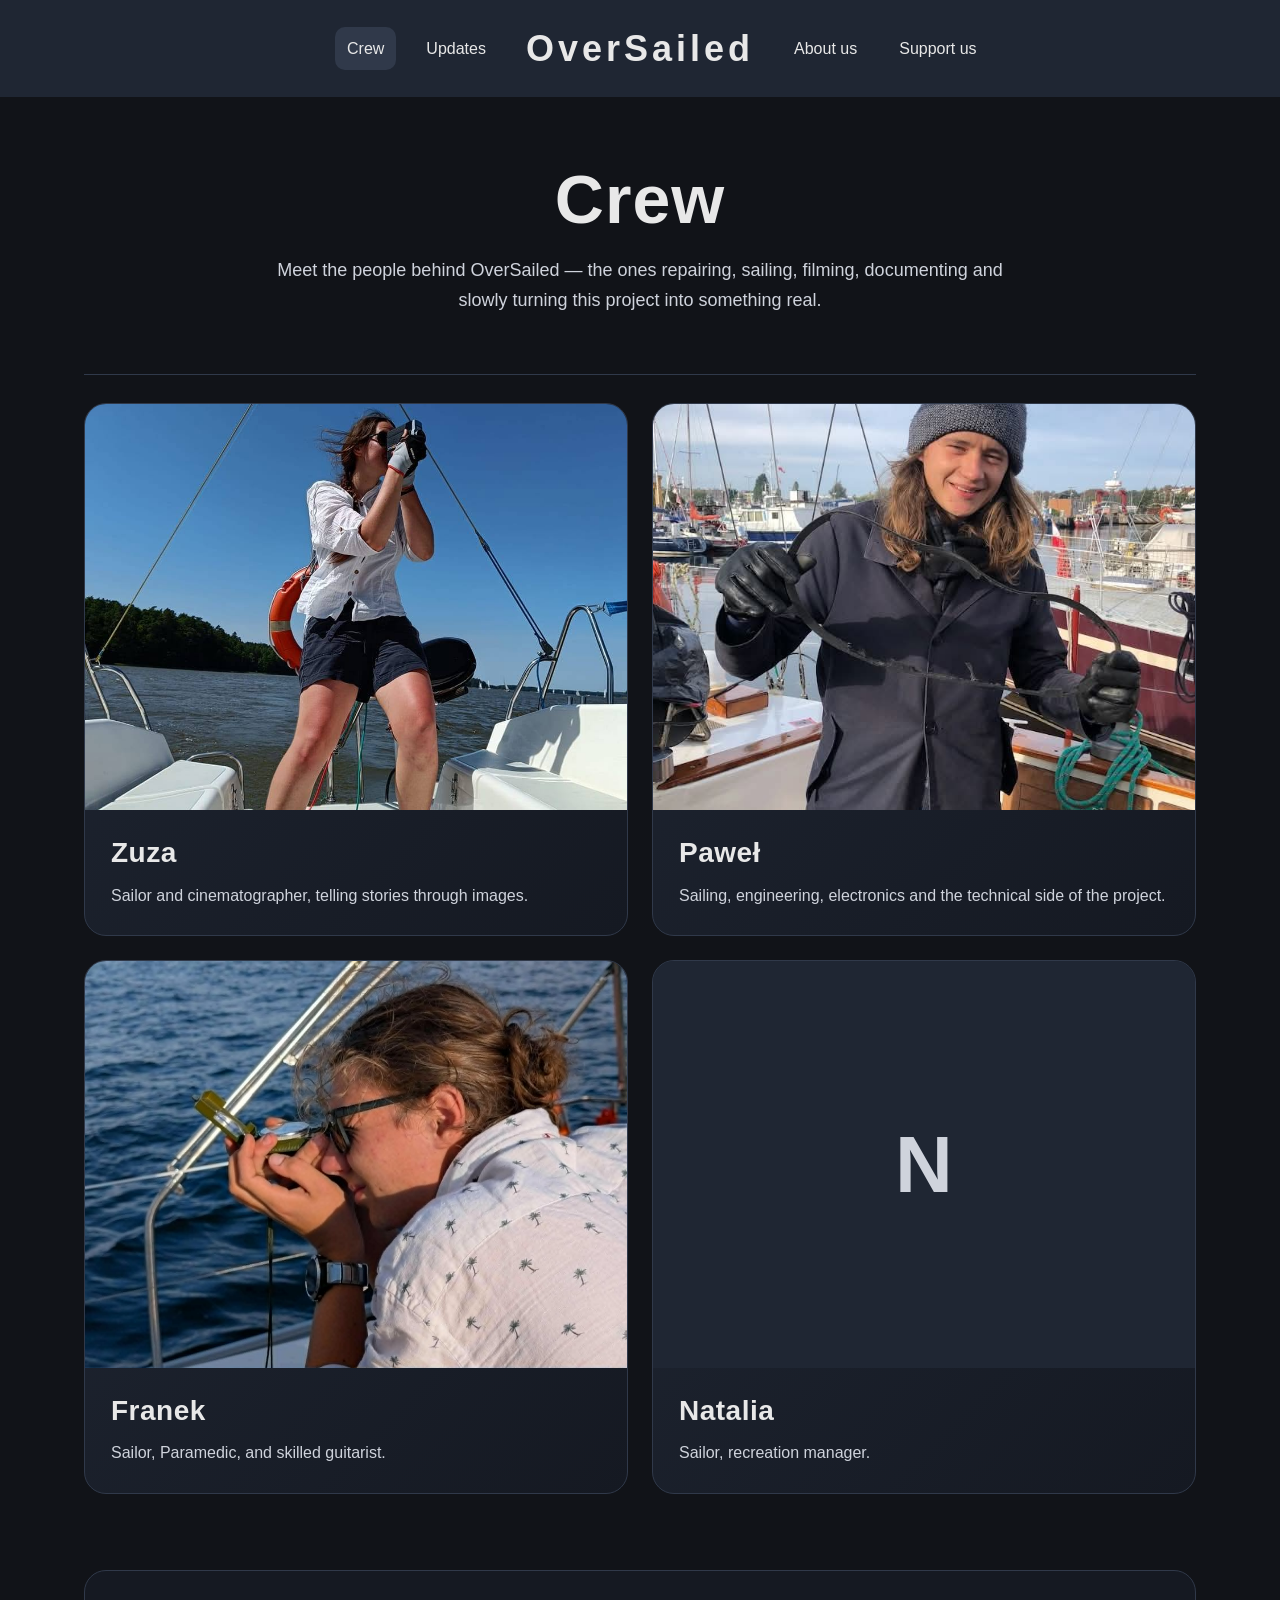
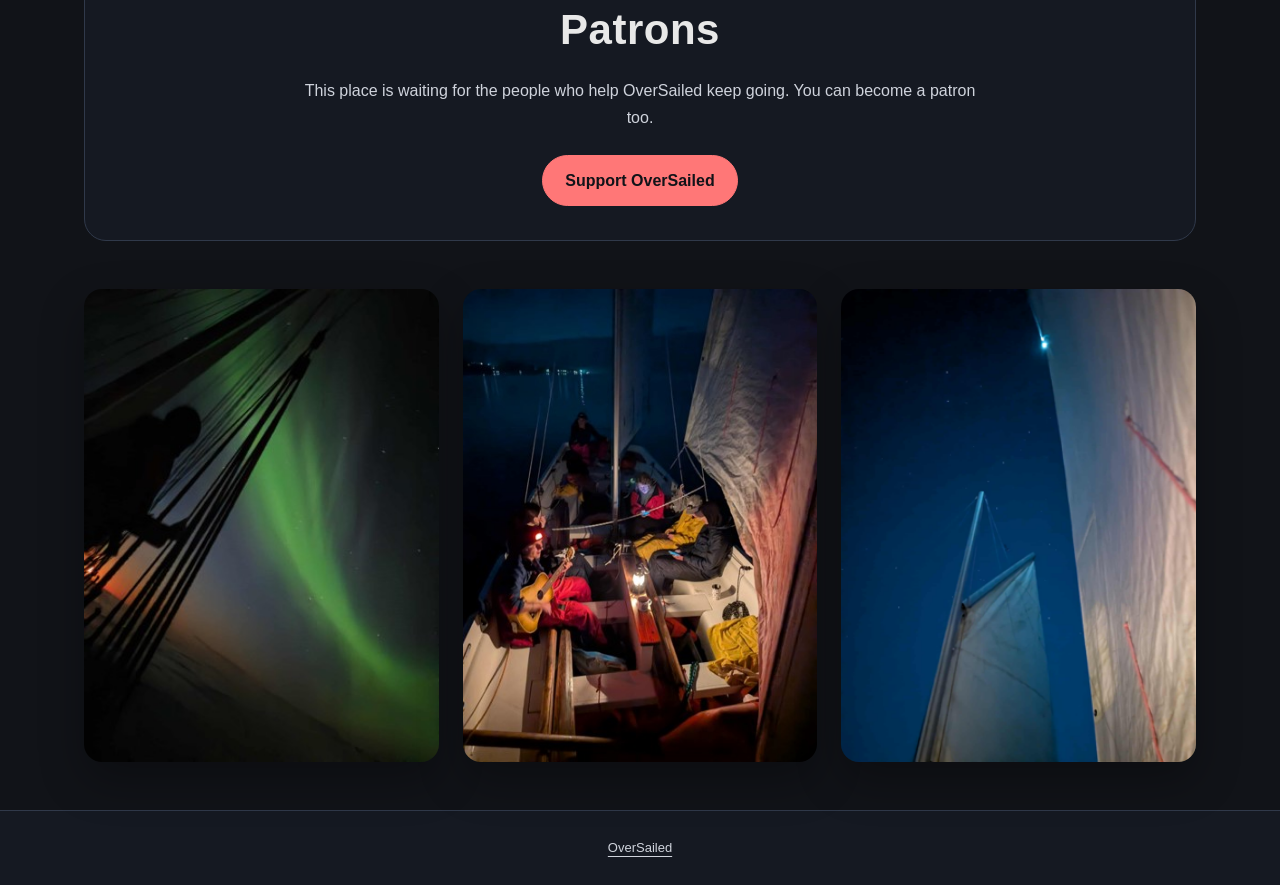
<file: Crew.html>
<!doctype html>
<html lang="en"><head><meta charset="utf-8"><meta name="viewport" content="width=device-width, initial-scale=1"><meta name="theme-color" content="#111318"><title>Crew | OverSailed</title><link rel="canonical" href="https://oversailed.com/Crew.html"><style>
    :root{color-scheme:dark;--bg:#111318;--surface:#151922;--header:#1f2633;--border:#30394a;--text:#e8e8e8;--muted:#cfd3dc;--accent:#ff7777;--shadow:rgba(0,0,0,.3)}
    *{box-sizing:border-box}html{scroll-behavior:smooth}body{margin:0;background:var(--bg);color:var(--text);font-family:Arial,Helvetica,sans-serif;line-height:1.7}a{color:var(--accent);text-underline-offset:4px}a:hover{color:#ffa5a5}a:focus-visible{outline:3px solid var(--accent);outline-offset:5px;border-radius:4px}img{display:block;max-width:100%;height:auto}h1,h2,h3,p{margin-top:0}h1,h2,h3{line-height:1.2}p{color:var(--muted)}
    .skip-link{position:absolute;left:16px;top:8px;transform:translateY(-160%);padding:8px 16px;background:var(--text);color:var(--bg);z-index:10}.skip-link:focus{transform:none}
    header{background:var(--header);padding:18px 28px;display:grid;grid-template-columns:1fr auto 1fr;align-items:center;gap:28px}header nav{display:flex;gap:18px;flex-wrap:wrap}.nav-left{justify-content:flex-end}.nav-right{justify-content:flex-start}header nav a{color:var(--text);text-decoration:none;font-size:16px;padding:8px 12px;border-radius:10px}header nav a:hover{color:var(--text);background:var(--border)}.logo{font-size:36px;font-weight:800;letter-spacing:4px;text-align:center}.logo a{color:var(--text);text-decoration:none}
    main{max-width:1160px;margin:auto;padding:0 24px}.hero{text-align:center;padding:76px 0 30px;max-width:820px;margin:auto}.eyebrow{color:var(--accent);font-size:13px;font-weight:700;letter-spacing:2px;text-transform:uppercase;margin-bottom:18px}h1{font-size:clamp(52px,10vw,92px);letter-spacing:2px;margin-bottom:14px}.identity{display:inline-block;color:var(--text);border:1px solid var(--border);border-radius:999px;padding:7px 18px;margin-bottom:24px;font-size:14px}.hero .lead{font-size:clamp(18px,3vw,22px);max-width:690px;margin:0 auto 28px}.actions{display:flex;gap:12px;flex-wrap:wrap;justify-content:center}.button{display:inline-block;padding:11px 22px;border-radius:999px;background:var(--accent);color:#111318;font-weight:700;text-decoration:none;border:1px solid var(--accent)}.button:hover{background:#ffa5a5;color:#111318}.button.secondary{background:transparent;border-color:var(--border);color:var(--text)}.button.secondary:hover{background:var(--header)}
    section{padding:52px 0;border-top:1px solid var(--border);scroll-margin-top:24px}h2{font-size:clamp(28px,5vw,42px);margin-bottom:22px;letter-spacing:.5px}h3{font-size:22px;margin-bottom:14px}.section-intro{max-width:750px;margin-bottom:28px}.gallery-section{border:0;padding:26px 0 48px}.gallery-section h2{font-size:23px;text-align:center;margin-bottom:22px}.gallery{display:grid;grid-template-columns:repeat(3,minmax(0,1fr));gap:24px}.gallery figure{margin:0;min-width:0}.gallery a{display:block;border-radius:18px}.gallery img{width:100%;aspect-ratio:3/4;object-fit:cover;border-radius:18px;box-shadow:0 18px 45px var(--shadow)}figcaption{color:var(--muted);font-size:13px;margin-top:10px}.gallery-note{font-size:13px;text-align:center;margin:18px auto 0;max-width:720px}
    .story{max-width:820px}.story p:last-child{margin-bottom:0}.spec-layout{display:grid;grid-template-columns:minmax(0,1.3fr) minmax(0,1fr);gap:28px;align-items:start}.panel,.card{background:linear-gradient(135deg,var(--header),var(--surface));border:1px solid var(--border);border-radius:22px;padding:28px;min-width:0}.panel h3{margin-bottom:18px}table{width:100%;border-collapse:collapse;font-size:15px}caption{text-align:left;color:var(--muted);font-size:13px;margin-bottom:14px}th,td{padding:11px 0;text-align:left;border-bottom:1px solid var(--border);vertical-align:top}th{font-weight:400;color:var(--muted);width:52%;padding-right:16px}td{font-weight:700}tr:last-child th,tr:last-child td{border-bottom:0}.note{font-size:13px;color:var(--muted);margin:18px 0 0}.facts{margin:0}.facts div{padding:10px 0;border-bottom:1px solid var(--border)}.facts div:last-child{border:0}.facts dt{color:var(--muted);font-size:13px}.facts dd{margin:2px 0 0;font-weight:700}.cards{display:grid;grid-template-columns:repeat(3,minmax(0,1fr));gap:24px}.card p{margin-bottom:18px}.card p:last-child{margin-bottom:0}.status{display:inline-block;color:#d9e8ff;background:#26364d;border:1px solid #425873;padding:4px 10px;border-radius:999px;font-size:12px;margin-bottom:18px}.status.planned{color:#e0dfec;background:#2c2b39;border-color:#4c4a60}.tags{list-style:none;display:flex;gap:8px;flex-wrap:wrap;padding:0;margin:0}.tags li{font-size:12px;padding:3px 9px;border:1px solid var(--border);border-radius:6px;color:var(--muted)}
    .milestones{list-style:none;padding:0;margin:0;display:grid;grid-template-columns:repeat(3,minmax(0,1fr));gap:24px}.milestones li{border-left:2px solid var(--accent);padding-left:20px}.milestones h3{font-size:19px}.milestones p{margin-bottom:0;font-size:15px}.milestones time,.milestones .phase{display:block;color:var(--accent);font-size:13px;font-weight:700;margin-bottom:9px}.cta{display:grid;grid-template-columns:minmax(0,1.4fr) minmax(0,1fr);gap:28px}.cta .actions{justify-content:flex-start}.cta h3{margin-bottom:14px}.cta p:last-child{margin-bottom:0}footer{text-align:center;background:var(--surface);border-top:1px solid var(--border);padding:26px 20px;color:var(--muted);font-size:13px}footer p{margin:0}footer a{color:var(--muted)}
    @media(max-width:900px){.cards{grid-template-columns:repeat(2,minmax(0,1fr))}.spec-layout,.cta{grid-template-columns:1fr}header{gap:16px;padding-inline:20px}header nav{gap:6px}header nav a{padding-inline:8px}}
    @media(max-width:700px){header{display:flex;flex-direction:column;gap:12px}.logo{order:1;font-size:32px}.nav-left{order:2}.nav-right{order:3}header nav,.nav-left,.nav-right{justify-content:center}.hero{padding-top:48px}.gallery{gap:14px}.milestones{grid-template-columns:1fr;gap:26px}main{padding-inline:20px}section{padding-block:38px}.panel,.card{padding:24px}.gallery-section{padding-top:20px}.identity{font-size:12px}}
    @media(max-width:480px){.cards{grid-template-columns:1fr}.gallery{grid-template-columns:1fr;max-width:360px;margin:auto}.gallery img{aspect-ratio:3/4}h1{font-size:58px}.logo{font-size:28px;letter-spacing:3px}th,td{font-size:14px}.actions .button{padding-inline:18px}}
    @media(prefers-reduced-motion:reduce){html{scroll-behavior:auto}}
  
.page-hero{text-align:center;max-width:820px;margin:auto;padding:62px 0 34px;border:0}.page-hero h1{font-size:clamp(38px,7vw,68px);letter-spacing:1px}.page-hero .intro{font-size:18px;max-width:730px;margin:0 auto 24px}.page-hero h1.long-title{font-size:clamp(28px,4.5vw,44px);line-height:1.3}.crew-grid{display:grid;grid-template-columns:repeat(2,minmax(0,1fr));gap:24px;padding-top:28px}.crew-card{display:flex;flex-direction:column;overflow:hidden;min-width:0;border:1px solid var(--border);border-radius:22px;background:linear-gradient(135deg,var(--header),var(--surface));color:var(--text);text-decoration:none}.crew-card:hover{color:var(--text);border-color:var(--accent)}.crew-card img{width:100%;aspect-ratio:4/3;object-fit:cover}.portrait-placeholder{display:grid;place-items:center;aspect-ratio:4/3;background:var(--header);color:var(--muted);font-size:80px;font-weight:700}.crew-card-content{padding:26px}.crew-card h2{font-size:28px;margin-bottom:12px}.crew-card p{margin:0}.patrons-footer{text-align:center;background:var(--surface);border:1px solid var(--border);border-radius:22px;margin:24px 0 48px;padding:34px}.patrons-footer p{max-width:680px;margin:0 auto 24px}.wide-card{max-width:900px;margin:auto;padding:30px;border:1px solid var(--border);border-radius:22px;background:linear-gradient(135deg,var(--header),var(--surface))}.wide-card p:last-child{margin-bottom:0}.intro{font-size:18px}.page-gallery{margin:28px 0 48px}.contact-line{text-align:center;margin:30px 0 48px}.post{max-width:900px;margin:0 auto 52px;padding:28px;border:1px solid var(--border);border-radius:22px;background:linear-gradient(135deg,var(--header),var(--surface))}.post h2{margin-bottom:8px}.post time{display:block;color:var(--accent);font-size:13px;margin-bottom:20px}.post p:last-child{margin-bottom:0}.project-list{padding-left:22px;color:var(--muted);margin:0}.project-list li{margin:0 0 12px}.card-grid{display:grid;grid-template-columns:repeat(3,minmax(0,1fr));gap:24px}.section-title{text-align:center}.home-projects{display:grid;grid-template-columns:repeat(2,minmax(0,1fr));gap:24px}.home-projects .card{text-decoration:none;color:var(--text)}.home-projects .card:hover{border-color:var(--accent)}.construction{font-size:14px}.and-more{text-align:center;font-size:24px;margin:32px 0 0}.card-grid h3{font-size:22px}nav a[aria-current="page"]{background:var(--border)}.support-banner p{font-size:18px}.support-banner h1{font-size:clamp(36px,7vw,64px)}.footer-note{margin:0}.gallery img{min-width:0;width:100%}
@media(max-width:900px){.card-grid{grid-template-columns:1fr}.page-hero{padding-top:46px}}@media(max-width:600px){.crew-grid,.home-projects{grid-template-columns:1fr}.page-hero h1{font-size:42px}.crew-card-content,.post,.wide-card{padding:24px}.page-gallery{margin-top:18px}}
</style></head><body><a class="skip-link" href="#main">Skip to content</a><header>
    <nav class="nav-left" aria-label="Primary navigation">
      <a href="Crew.html" aria-current="page">Crew</a><a href="Updates.html">Updates</a>
    </nav>
    <div class="logo"><a href="index.html">OverSailed</a></div>
    <nav class="nav-right" aria-label="Secondary navigation">
      <a href="about.html">About us</a><a href="support.html">Support us</a>
    </nav>
  </header>
  <main id="main">
    <section class="page-hero"><h1>Crew</h1>

    <p class="intro">
      Meet the people behind OverSailed — the ones repairing, sailing, filming,
      documenting and slowly turning this project into something real.
    </p>

    </section><section class="crew-grid">
      <a class="crew-card" href="zu.html">
        <img src="zu-portrait.jpg" alt="Portrait of Zuza">

        <div class="crew-card-content">
          <h2>Zuza</h2>
          <p>
            Sailor and cinematographer, telling stories through images.
          </p>
        </div>
      </a>

      <a class="crew-card" href="bp.html">
        <img src="Pawel.jpg" alt="Portrait of Paweł">

        <div class="crew-card-content">
          <h2>Paweł</h2>
          <p>
            Sailing, engineering, electronics and the technical side of the project. 
          </p>
        </div>
      </a>

      <article class="crew-card">
        <img src="Franek.png" alt="Portrait of Franek">

        <div class="crew-card-content">
          <h2>Franek</h2>
          <p>
            Sailor, Paramedic, and skilled guitarist.
          </p>
        </div>
      </article>


      <article class="crew-card">
        <div class="portrait-placeholder" role="img" aria-label="Natalia: portrait not yet available">N</div><div class="crew-card-content">
          <h2>Natalia</h2>
          <p>
            Sailor, recreation manager.
          </p>
        </div>
      </article>
      
    </section>

    <section class="patrons-footer">
      <h2>Patrons</h2>
      <p>
        This place is waiting for the people who help OverSailed keep going.
        You can become a patron too.
      </p>

      <a class="button" href="https://ko-fi.com/oversailed" target="_blank" rel="noopener noreferrer">
        Support OverSailed
      </a>
    </section>

    <div class="gallery page-gallery">
      <img src="sail1.jpg" alt="Sail image 1" loading="lazy" decoding="async">
      <img src="sail2.jpg" alt="Sail image 2" loading="lazy" decoding="async">
      <img src="sail3.png" alt="Sail image 3" loading="lazy" decoding="async">
    </div>
  </main>
<footer><p class="footer-note"><a href="index.html">OverSailed</a></p></footer></body></html>
</file>
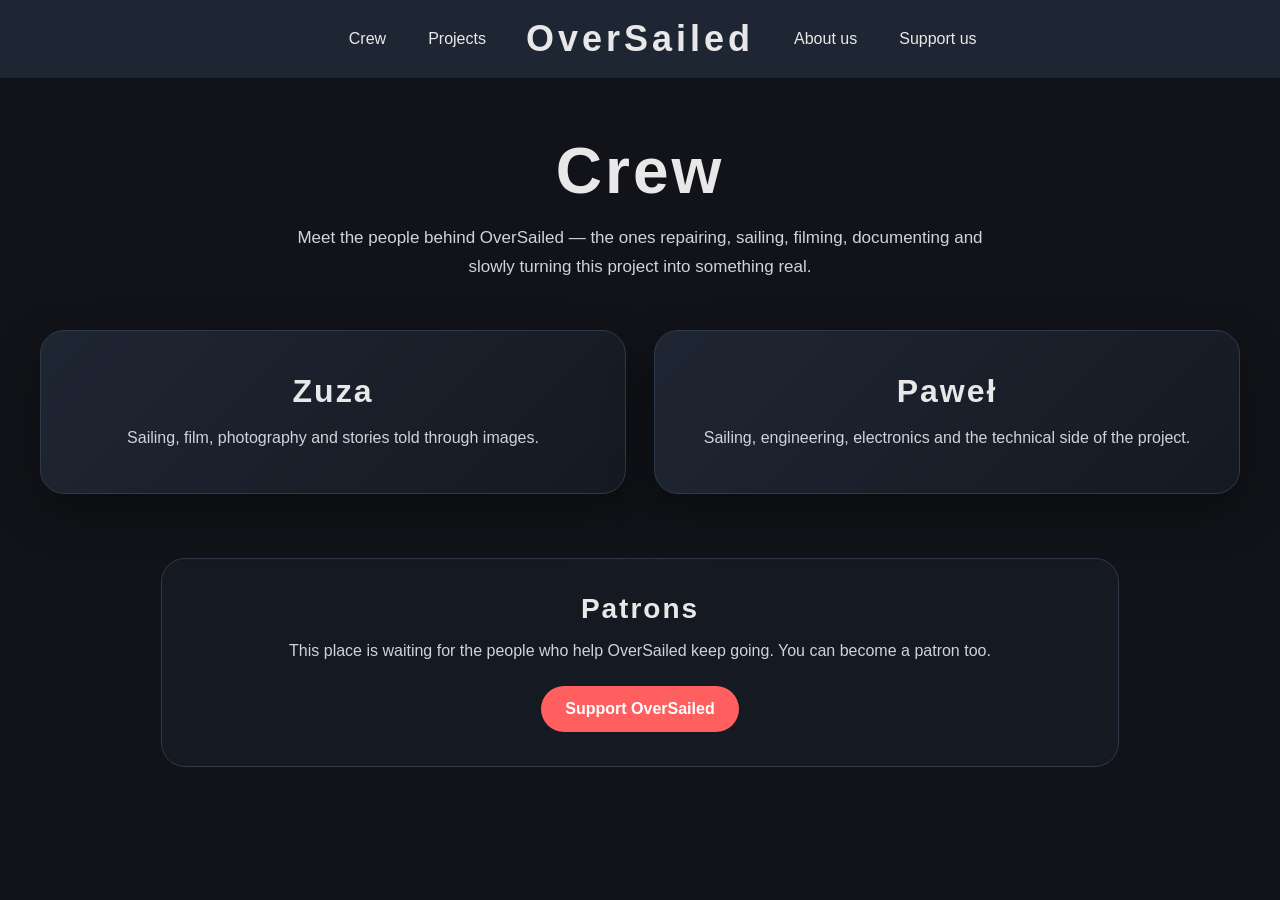
<file: Crew_old.html>
<!doctype html>
<html lang="pl">
<head>
  <meta charset="utf-8">
  <meta name="viewport" content="width=device-width, initial-scale=1">
  <title>OverSailed | Crew</title>

  <style>
    body {
      margin: 0;
      background: #111318;
      color: #e8e8e8;
      font-family: Arial, Helvetica, sans-serif;
    }

    header {
      background: #1f2633;
      padding: 18px 28px;
      display: grid;
      grid-template-columns: 1fr auto 1fr;
      align-items: center;
      gap: 28px;
    }

    .logo {
      font-size: 36px;
      font-weight: 800;
      letter-spacing: 4px;
      text-align: center;
    }

    .logo a {
      color: #e8e8e8;
      text-decoration: none;
    }

    .logo a:hover {
      color: #ffffff;
    }

    nav {
      display: flex;
      gap: 18px;
      flex-wrap: wrap;
    }

    .nav-left {
      justify-content: flex-end;
    }

    .nav-right {
      justify-content: flex-start;
    }

    nav a {
      color: #e8e8e8;
      text-decoration: none;
      font-size: 16px;
      padding: 8px 12px;
      border-radius: 10px;
    }

    nav a:hover {
      background: #30394a;
    }

    main {
      max-width: 1200px;
      margin: 56px auto;
      padding: 0 20px;
      text-align: center;
    }

    h1 {
      font-size: clamp(36px, 6vw, 64px);
      margin: 0 0 16px 0;
      letter-spacing: 3px;
    }

    .intro {
      max-width: 700px;
      margin: 0 auto 48px auto;
      font-size: 17px;
      line-height: 1.7;
      color: #cfd3dc;
    }

    .crew-grid {
      display: grid;
      grid-template-columns: repeat(2, minmax(240px, 1fr));
      gap: 28px;
      margin-bottom: 64px;
    }

    .crew-card {
      display: block;
      padding: 42px 28px;
      background: linear-gradient(135deg, #1f2633, #151922);
      border: 1px solid #30394a;
      border-radius: 24px;
      text-decoration: none;
      color: #e8e8e8;
      box-shadow: 0 18px 45px rgba(0, 0, 0, 0.35);
      transition: transform 0.15s ease, border-color 0.15s ease, background 0.15s ease;
    }

    .crew-card:hover {
      transform: translateY(-4px);
      border-color: #4a5872;
      background: linear-gradient(135deg, #263043, #181d29);
    }

    .crew-card h2 {
      margin: 0 0 14px 0;
      font-size: 32px;
      letter-spacing: 2px;
    }

    .crew-card p {
      margin: 0;
      font-size: 16px;
      line-height: 1.7;
      color: #cfd3dc;
    }

    .patrons-footer {
      max-width: 900px;
      margin: 0 auto;
      padding: 34px 28px;
      background: #151922;
      border: 1px solid #30394a;
      border-radius: 24px;
    }

    .patrons-footer h2 {
      margin: 0 0 12px 0;
      font-size: 28px;
      letter-spacing: 2px;
    }

    .patrons-footer p {
      margin: 0 0 22px 0;
      font-size: 16px;
      line-height: 1.7;
      color: #cfd3dc;
    }

    .support-button {
      display: inline-block;
      padding: 14px 24px;
      background: #ff5f5f;
      color: #ffffff;
      text-decoration: none;
      font-weight: 700;
      border-radius: 999px;
      transition: transform 0.15s ease, background 0.15s ease;
    }

    .support-button:hover {
      background: #ff7777;
      transform: translateY(-2px);
    }

    @media (max-width: 700px) {
      header {
        display: flex;
        flex-direction: column;
        gap: 14px;
      }

      .logo {
        order: 1;
      }

      .nav-left {
        order: 2;
        justify-content: center;
      }

      .nav-right {
        order: 3;
        justify-content: center;
      }

      nav {
        justify-content: center;
      }

      .crew-grid {
        grid-template-columns: 1fr;
      }

      main {
        margin: 40px auto;
      }
    }
  </style>
</head>

<body>
  <header>
    <nav class="nav-left">
      <a href="Crew.html">Crew</a>
      <a href="projects.html">Projects</a>
    </nav>

  <div class="logo">
      <a href="index.html">OverSailed</a>
  </div>

    <nav class="nav-right">
      <a href="about.html">About us</a>
      <a href="support.html">Support us</a>
    </nav>
  </header>

  <main>
    <h1>Crew</h1>

    <p class="intro">
      Meet the people behind OverSailed — the ones repairing, sailing, filming,
      documenting and slowly turning this project into something real.
    </p>

    <section class="crew-grid">
      <a class="crew-card" href="zu.html">
        <h2>Zuza</h2>
        <p>
          Sailing, film, photography and stories told through images.
        </p>
      </a>

      <a class="crew-card" href="bp.html">
        <h2>Paweł</h2>
        <p>
          Sailing, engineering, electronics and the technical side of the project.
        </p>
      </a>
    </section>

    <footer class="patrons-footer">
      <h2>Patrons</h2>
      <p>
        This place is waiting for the people who help OverSailed keep going.
        You can become a patron too.
      </p>

      <a class="support-button" href="https://ko-fi.com/oversailed" target="_blank" rel="noopener noreferrer">
        Support OverSailed
      </a>
    </footer>
  </main>
</body>
</html>
</file>
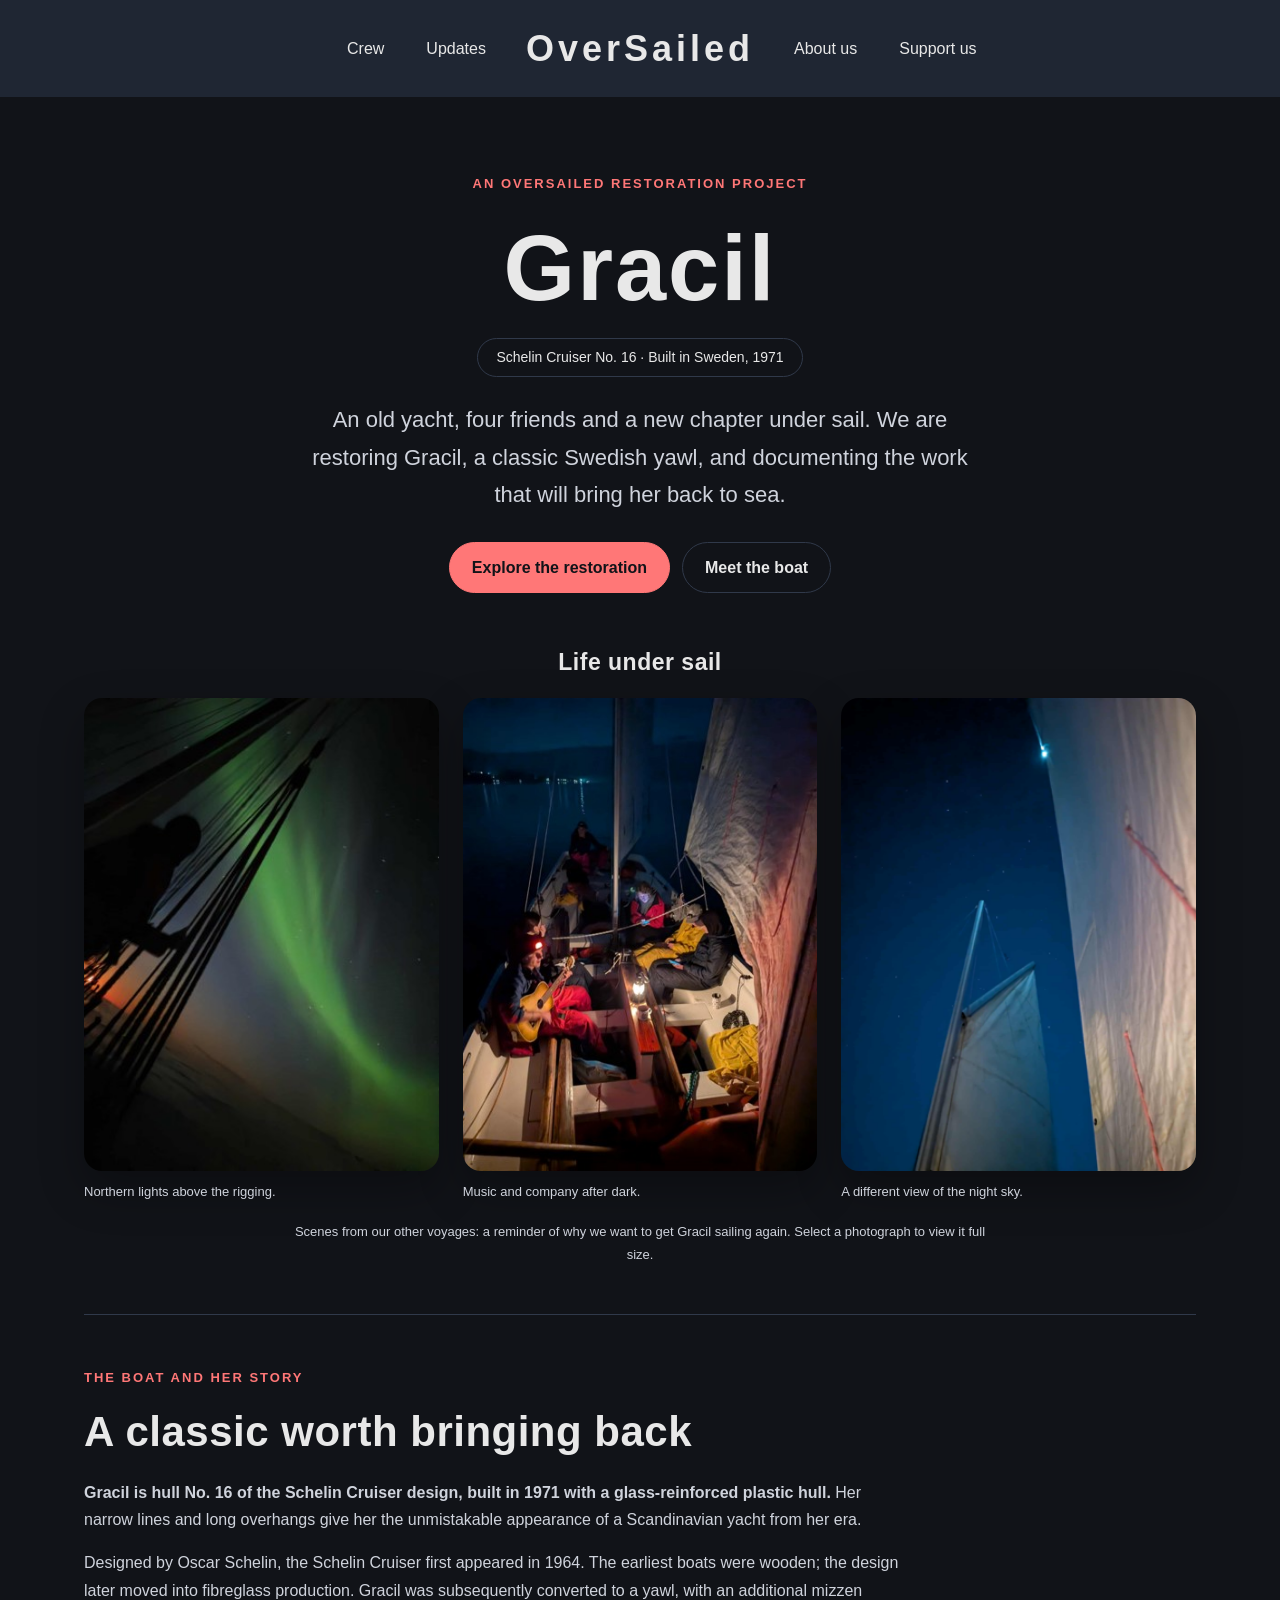
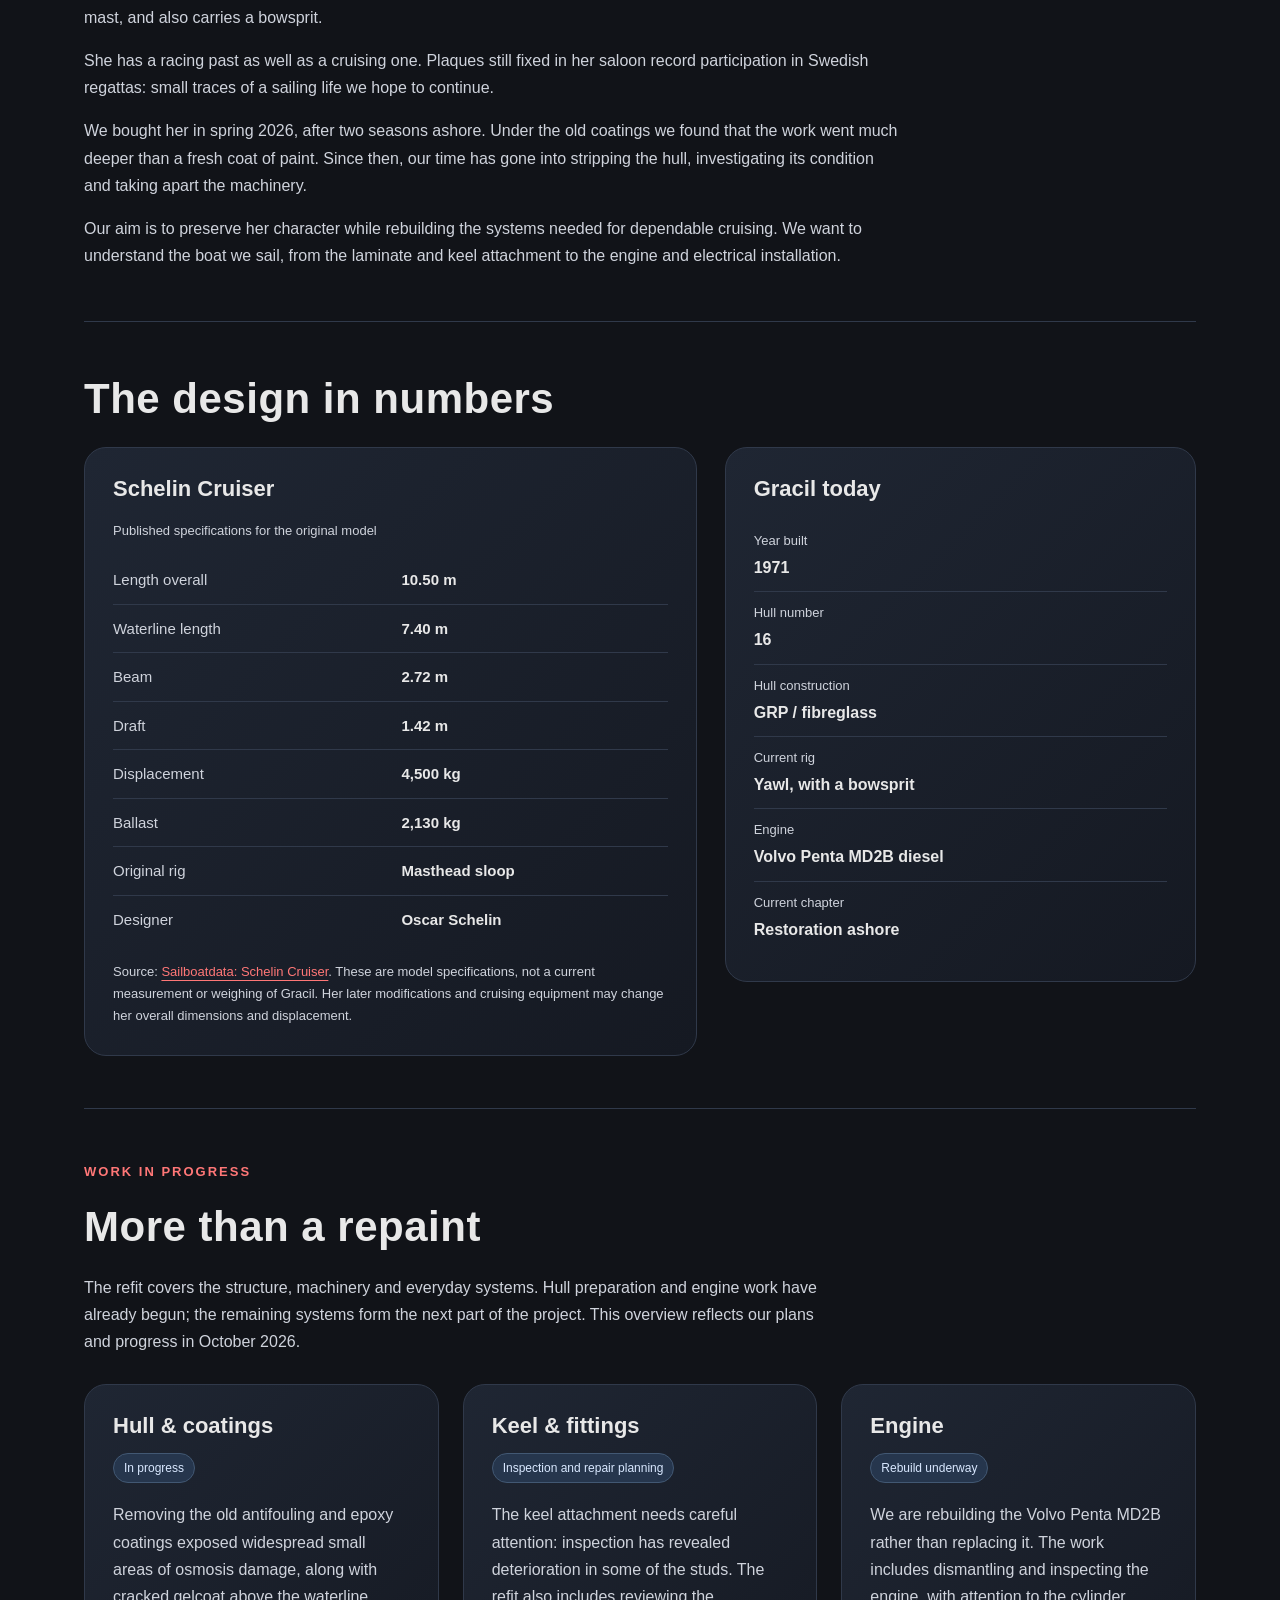
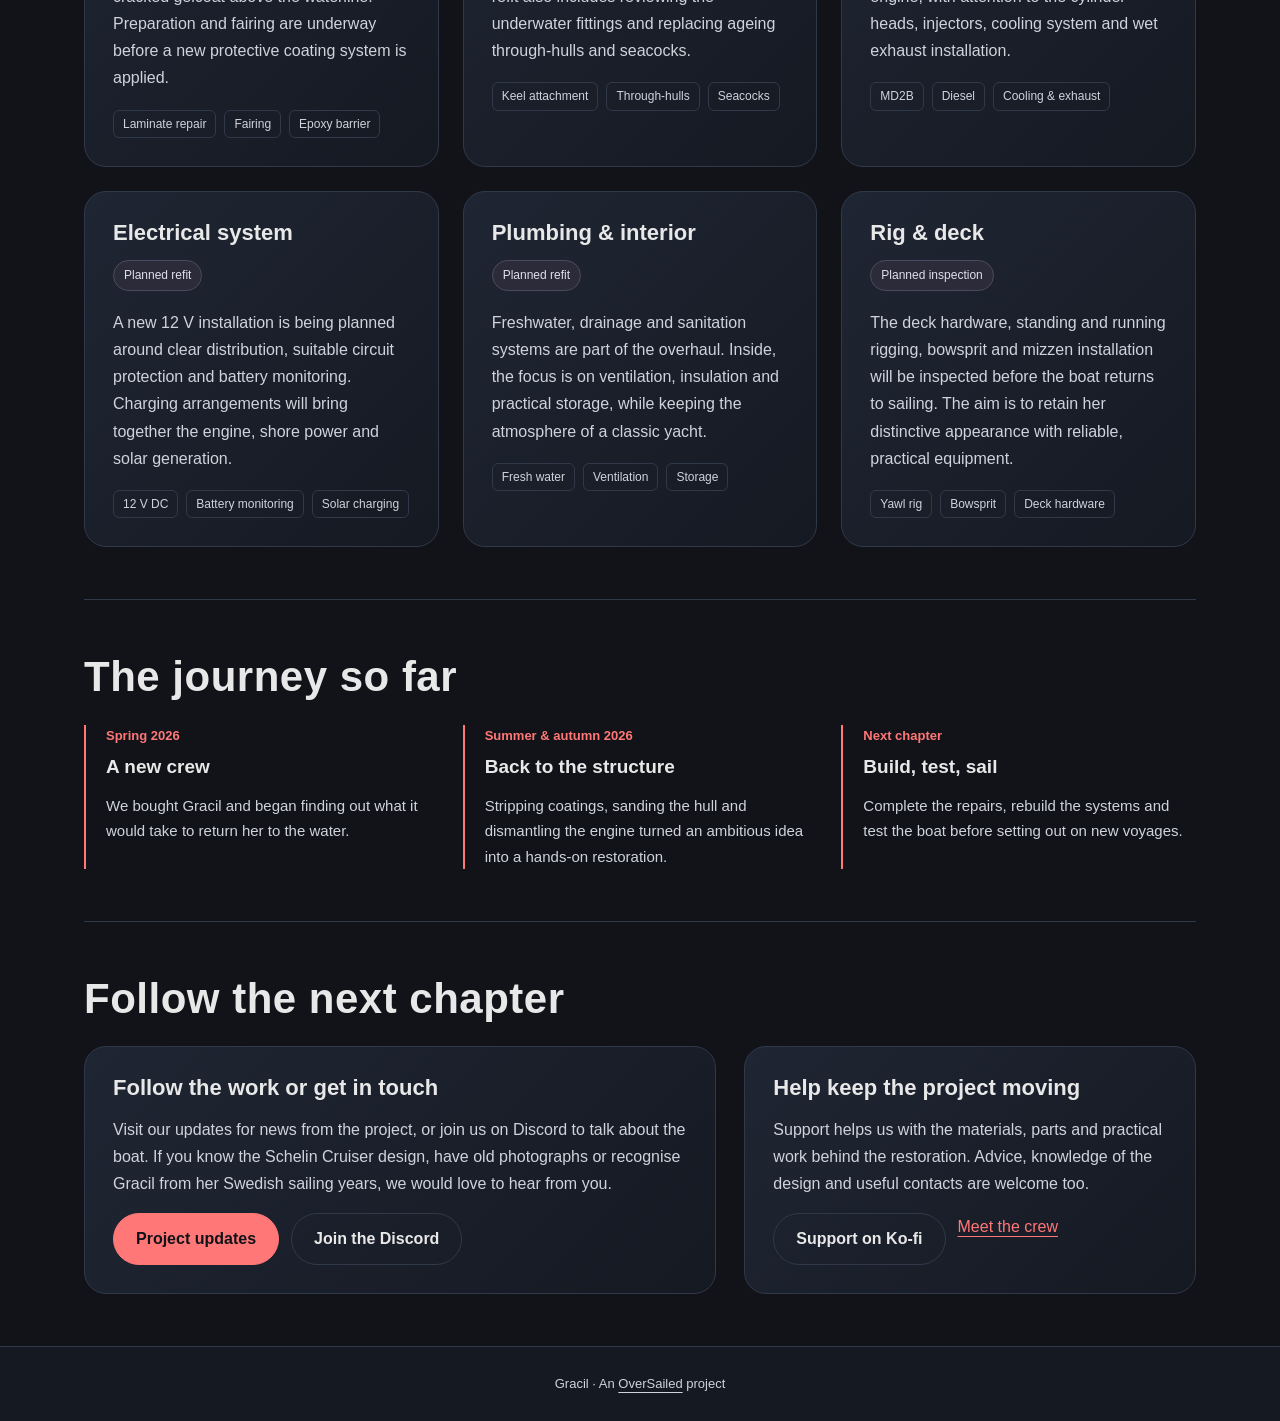
<file: Gracil.html>
<!doctype html>
<html lang="en">
<head>
  <meta charset="utf-8">
  <meta name="viewport" content="width=device-width, initial-scale=1">
  <meta name="theme-color" content="#111318">
  <title>Gracil | Schelin Cruiser Restoration | OverSailed</title>
  <meta name="description" content="Follow the restoration of Gracil, a 1971 Schelin Cruiser yawl: hull repairs, a Volvo Penta MD2B rebuild and a new chapter under sail with OverSailed.">
  <link rel="canonical" href="https://oversailed.com/Gracil.html">
  <meta property="og:type" content="website">
  <meta property="og:site_name" content="OverSailed">
  <meta property="og:title" content="Gracil: a new chapter under sail">
  <meta property="og:description" content="Four friends restoring a 1971 Schelin Cruiser and documenting the work along the way.">
  <meta property="og:url" content="https://oversailed.com/Gracil.html">
  <meta name="twitter:card" content="summary">
  <!-- Self-contained page: no changes to styles.css or script.js are needed. -->
  <style>
    :root{color-scheme:dark;--bg:#111318;--surface:#151922;--header:#1f2633;--border:#30394a;--text:#e8e8e8;--muted:#cfd3dc;--accent:#ff7777;--shadow:rgba(0,0,0,.3)}
    *{box-sizing:border-box}html{scroll-behavior:smooth}body{margin:0;background:var(--bg);color:var(--text);font-family:Arial,Helvetica,sans-serif;line-height:1.7}a{color:var(--accent);text-underline-offset:4px}a:hover{color:#ffa5a5}a:focus-visible{outline:3px solid var(--accent);outline-offset:5px;border-radius:4px}img{display:block;max-width:100%;height:auto}h1,h2,h3,p{margin-top:0}h1,h2,h3{line-height:1.2}p{color:var(--muted)}
    .skip-link{position:absolute;left:16px;top:8px;transform:translateY(-160%);padding:8px 16px;background:var(--text);color:var(--bg);z-index:10}.skip-link:focus{transform:none}
    header{background:var(--header);padding:18px 28px;display:grid;grid-template-columns:1fr auto 1fr;align-items:center;gap:28px}header nav{display:flex;gap:18px;flex-wrap:wrap}.nav-left{justify-content:flex-end}.nav-right{justify-content:flex-start}header nav a{color:var(--text);text-decoration:none;font-size:16px;padding:8px 12px;border-radius:10px}header nav a:hover{color:var(--text);background:var(--border)}.logo{font-size:36px;font-weight:800;letter-spacing:4px;text-align:center}.logo a{color:var(--text);text-decoration:none}
    main{max-width:1160px;margin:auto;padding:0 24px}.hero{text-align:center;padding:76px 0 30px;max-width:820px;margin:auto}.eyebrow{color:var(--accent);font-size:13px;font-weight:700;letter-spacing:2px;text-transform:uppercase;margin-bottom:18px}h1{font-size:clamp(52px,10vw,92px);letter-spacing:2px;margin-bottom:14px}.identity{display:inline-block;color:var(--text);border:1px solid var(--border);border-radius:999px;padding:7px 18px;margin-bottom:24px;font-size:14px}.hero .lead{font-size:clamp(18px,3vw,22px);max-width:690px;margin:0 auto 28px}.actions{display:flex;gap:12px;flex-wrap:wrap;justify-content:center}.button{display:inline-block;padding:11px 22px;border-radius:999px;background:var(--accent);color:#111318;font-weight:700;text-decoration:none;border:1px solid var(--accent)}.button:hover{background:#ffa5a5;color:#111318}.button.secondary{background:transparent;border-color:var(--border);color:var(--text)}.button.secondary:hover{background:var(--header)}
    section{padding:52px 0;border-top:1px solid var(--border);scroll-margin-top:24px}h2{font-size:clamp(28px,5vw,42px);margin-bottom:22px;letter-spacing:.5px}h3{font-size:22px;margin-bottom:14px}.section-intro{max-width:750px;margin-bottom:28px}.gallery-section{border:0;padding:26px 0 48px}.gallery-section h2{font-size:23px;text-align:center;margin-bottom:22px}.gallery{display:grid;grid-template-columns:repeat(3,minmax(0,1fr));gap:24px}.gallery figure{margin:0;min-width:0}.gallery a{display:block;border-radius:18px}.gallery img{width:100%;aspect-ratio:3/4;object-fit:cover;border-radius:18px;box-shadow:0 18px 45px var(--shadow)}figcaption{color:var(--muted);font-size:13px;margin-top:10px}.gallery-note{font-size:13px;text-align:center;margin:18px auto 0;max-width:720px}
    .story{max-width:820px}.story p:last-child{margin-bottom:0}.spec-layout{display:grid;grid-template-columns:minmax(0,1.3fr) minmax(0,1fr);gap:28px;align-items:start}.panel,.card{background:linear-gradient(135deg,var(--header),var(--surface));border:1px solid var(--border);border-radius:22px;padding:28px;min-width:0}.panel h3{margin-bottom:18px}table{width:100%;border-collapse:collapse;font-size:15px}caption{text-align:left;color:var(--muted);font-size:13px;margin-bottom:14px}th,td{padding:11px 0;text-align:left;border-bottom:1px solid var(--border);vertical-align:top}th{font-weight:400;color:var(--muted);width:52%;padding-right:16px}td{font-weight:700}tr:last-child th,tr:last-child td{border-bottom:0}.note{font-size:13px;color:var(--muted);margin:18px 0 0}.facts{margin:0}.facts div{padding:10px 0;border-bottom:1px solid var(--border)}.facts div:last-child{border:0}.facts dt{color:var(--muted);font-size:13px}.facts dd{margin:2px 0 0;font-weight:700}.cards{display:grid;grid-template-columns:repeat(3,minmax(0,1fr));gap:24px}.card p{margin-bottom:18px}.card p:last-child{margin-bottom:0}.status{display:inline-block;color:#d9e8ff;background:#26364d;border:1px solid #425873;padding:4px 10px;border-radius:999px;font-size:12px;margin-bottom:18px}.status.planned{color:#e0dfec;background:#2c2b39;border-color:#4c4a60}.tags{list-style:none;display:flex;gap:8px;flex-wrap:wrap;padding:0;margin:0}.tags li{font-size:12px;padding:3px 9px;border:1px solid var(--border);border-radius:6px;color:var(--muted)}
    .milestones{list-style:none;padding:0;margin:0;display:grid;grid-template-columns:repeat(3,minmax(0,1fr));gap:24px}.milestones li{border-left:2px solid var(--accent);padding-left:20px}.milestones h3{font-size:19px}.milestones p{margin-bottom:0;font-size:15px}.milestones time,.milestones .phase{display:block;color:var(--accent);font-size:13px;font-weight:700;margin-bottom:9px}.cta{display:grid;grid-template-columns:minmax(0,1.4fr) minmax(0,1fr);gap:28px}.cta .actions{justify-content:flex-start}.cta h3{margin-bottom:14px}.cta p:last-child{margin-bottom:0}footer{text-align:center;background:var(--surface);border-top:1px solid var(--border);padding:26px 20px;color:var(--muted);font-size:13px}footer p{margin:0}footer a{color:var(--muted)}
    @media(max-width:900px){.cards{grid-template-columns:repeat(2,minmax(0,1fr))}.spec-layout,.cta{grid-template-columns:1fr}header{gap:16px;padding-inline:20px}header nav{gap:6px}header nav a{padding-inline:8px}}
    @media(max-width:700px){header{display:flex;flex-direction:column;gap:12px}.logo{order:1;font-size:32px}.nav-left{order:2}.nav-right{order:3}header nav,.nav-left,.nav-right{justify-content:center}.hero{padding-top:48px}.gallery{gap:14px}.milestones{grid-template-columns:1fr;gap:26px}main{padding-inline:20px}section{padding-block:38px}.panel,.card{padding:24px}.gallery-section{padding-top:20px}.identity{font-size:12px}}
    @media(max-width:480px){.cards{grid-template-columns:1fr}.gallery{grid-template-columns:1fr;max-width:360px;margin:auto}.gallery img{aspect-ratio:3/4}h1{font-size:58px}.logo{font-size:28px;letter-spacing:3px}th,td{font-size:14px}.actions .button{padding-inline:18px}}
    @media(prefers-reduced-motion:reduce){html{scroll-behavior:auto}}
  </style>
</head>
<body>
  <a class="skip-link" href="#main">Skip to content</a>
  <header>
    <nav class="nav-left" aria-label="Primary navigation">
      <a href="Crew.html">Crew</a><a href="Updates.html">Updates</a>
    </nav>
    <div class="logo"><a href="index.html">OverSailed</a></div>
    <nav class="nav-right" aria-label="Secondary navigation">
      <a href="about.html">About us</a><a href="support.html">Support us</a>
    </nav>
  </header>
  <main id="main">
    <section class="hero" aria-labelledby="page-title" style="border-top:0">
      <p class="eyebrow">An OverSailed restoration project</p>
      <h1 id="page-title">Gracil</h1>
      <p class="identity">Schelin Cruiser No. 16 &middot; Built in Sweden, 1971</p>
      <p class="lead">An old yacht, four friends and a new chapter under sail. We are restoring Gracil, a classic Swedish yawl, and documenting the work that will bring her back to sea.</p>
      <div class="actions"><a class="button" href="#restoration">Explore the restoration</a><a class="button secondary" href="#about-gracil">Meet the boat</a></div>
    </section>
    <!-- These existing images show OverSailed voyages, not verified photographs of Gracil. -->
    <section class="gallery-section" aria-labelledby="gallery-title">
      <h2 id="gallery-title">Life under sail</h2>
      <div class="gallery">
        <figure><a href="sail1.jpg" aria-label="Open the northern lights photograph"><img src="sail1.jpg" width="329" height="438" alt="Green northern lights above the dark silhouette of a sailing vessel and its rigging" decoding="async"></a><figcaption>Northern lights above the rigging.</figcaption></figure>
        <figure><a href="sail2.jpg" aria-label="Open the evening aboard photograph"><img src="sail2.jpg" width="393" height="521" alt="A group gathered aboard a sailing boat at night, with one person playing a guitar" decoding="async"></a><figcaption>Music and company after dark.</figcaption></figure>
        <figure><a href="sail3.png" aria-label="Open the sails at night photograph"><img src="sail3.png" width="325" height="431" alt="Sails and rigging against a dark blue night sky" decoding="async"></a><figcaption>A different view of the night sky.</figcaption></figure>
      </div>
      <p class="gallery-note">Scenes from our other voyages: a reminder of why we want to get Gracil sailing again. Select a photograph to view it full size.</p>
    </section>
    <section id="about-gracil" aria-labelledby="about-title">
      <div class="story">
        <p class="eyebrow">The boat and her story</p><h2 id="about-title">A classic worth bringing back</h2>
        <p><strong>Gracil is hull No. 16 of the Schelin Cruiser design, built in 1971 with a glass-reinforced plastic hull.</strong> Her narrow lines and long overhangs give her the unmistakable appearance of a Scandinavian yacht from her era.</p>
        <p>Designed by Oscar Schelin, the Schelin Cruiser first appeared in 1964. The earliest boats were wooden; the design later moved into fibreglass production. Gracil was subsequently converted to a yawl, with an additional mizzen mast, and also carries a bowsprit.</p>
        <p>She has a racing past as well as a cruising one. Plaques still fixed in her saloon record participation in Swedish regattas: small traces of a sailing life we hope to continue.</p>
        <p>We bought her in spring 2026, after two seasons ashore. Under the old coatings we found that the work went much deeper than a fresh coat of paint. Since then, our time has gone into stripping the hull, investigating its condition and taking apart the machinery.</p>
        <p>Our aim is to preserve her character while rebuilding the systems needed for dependable cruising. We want to understand the boat we sail, from the laminate and keel attachment to the engine and electrical installation.</p>
      </div>
    </section>
    <section id="specifications" aria-labelledby="spec-title">
      <h2 id="spec-title">The design in numbers</h2>
      <div class="spec-layout">
        <div class="panel">
          <h3>Schelin Cruiser</h3>
          <table><caption>Published specifications for the original model</caption><tbody>
            <tr><th scope="row">Length overall</th><td>10.50 m</td></tr>
            <tr><th scope="row">Waterline length</th><td>7.40 m</td></tr>
            <tr><th scope="row">Beam</th><td>2.72 m</td></tr>
            <tr><th scope="row">Draft</th><td>1.42 m</td></tr>
            <tr><th scope="row">Displacement</th><td>4,500 kg</td></tr>
            <tr><th scope="row">Ballast</th><td>2,130 kg</td></tr>
            <tr><th scope="row">Original rig</th><td>Masthead sloop</td></tr>
            <tr><th scope="row">Designer</th><td>Oscar Schelin</td></tr>
          </tbody></table>
          <p class="note">Source: <a href="https://sailboatdata.com/sailboat/schelin-cruiser/">Sailboatdata: Schelin Cruiser</a>. These are model specifications, not a current measurement or weighing of Gracil. Her later modifications and cruising equipment may change her overall dimensions and displacement.</p>
        </div>
        <aside class="panel" aria-labelledby="gracil-facts-title">
          <h3 id="gracil-facts-title">Gracil today</h3>
          <dl class="facts">
            <div><dt>Year built</dt><dd>1971</dd></div>
            <div><dt>Hull number</dt><dd>16</dd></div>
            <div><dt>Hull construction</dt><dd>GRP / fibreglass</dd></div>
            <div><dt>Current rig</dt><dd>Yawl, with a bowsprit</dd></div>
            <div><dt>Engine</dt><dd>Volvo Penta MD2B diesel</dd></div>
            <div><dt>Current chapter</dt><dd>Restoration ashore</dd></div>
          </dl>
        </aside>
      </div>
    </section>
    <section id="restoration" aria-labelledby="restoration-title">
      <p class="eyebrow">Work in progress</p><h2 id="restoration-title">More than a repaint</h2>
      <p class="section-intro">The refit covers the structure, machinery and everyday systems. Hull preparation and engine work have already begun; the remaining systems form the next part of the project. This overview reflects our plans and progress in October 2026.</p>
      <div class="cards">
        <article class="card"><h3>Hull &amp; coatings</h3><span class="status">In progress</span><p>Removing the old antifouling and epoxy coatings exposed widespread small areas of osmosis damage, along with cracked gelcoat above the waterline. Preparation and fairing are underway before a new protective coating system is applied.</p><ul class="tags" aria-label="Hull work"><li>Laminate repair</li><li>Fairing</li><li>Epoxy barrier</li></ul></article>
        <article class="card"><h3>Keel &amp; fittings</h3><span class="status">Inspection and repair planning</span><p>The keel attachment needs careful attention: inspection has revealed deterioration in some of the studs. The refit also includes reviewing the underwater fittings and replacing ageing through-hulls and seacocks.</p><ul class="tags" aria-label="Keel work"><li>Keel attachment</li><li>Through-hulls</li><li>Seacocks</li></ul></article>
        <article class="card"><h3>Engine</h3><span class="status">Rebuild underway</span><p>We are rebuilding the Volvo Penta MD2B rather than replacing it. The work includes dismantling and inspecting the engine, with attention to the cylinder heads, injectors, cooling system and wet exhaust installation.</p><ul class="tags" aria-label="Engine work"><li>MD2B</li><li>Diesel</li><li>Cooling &amp; exhaust</li></ul></article>
        <article class="card"><h3>Electrical system</h3><span class="status planned">Planned refit</span><p>A new 12 V installation is being planned around clear distribution, suitable circuit protection and battery monitoring. Charging arrangements will bring together the engine, shore power and solar generation.</p><ul class="tags" aria-label="Electrical work"><li>12 V DC</li><li>Battery monitoring</li><li>Solar charging</li></ul></article>
        <article class="card"><h3>Plumbing &amp; interior</h3><span class="status planned">Planned refit</span><p>Freshwater, drainage and sanitation systems are part of the overhaul. Inside, the focus is on ventilation, insulation and practical storage, while keeping the atmosphere of a classic yacht.</p><ul class="tags" aria-label="Interior work"><li>Fresh water</li><li>Ventilation</li><li>Storage</li></ul></article>
        <article class="card"><h3>Rig &amp; deck</h3><span class="status planned">Planned inspection</span><p>The deck hardware, standing and running rigging, bowsprit and mizzen installation will be inspected before the boat returns to sailing. The aim is to retain her distinctive appearance with reliable, practical equipment.</p><ul class="tags" aria-label="Rig work"><li>Yawl rig</li><li>Bowsprit</li><li>Deck hardware</li></ul></article>
      </div>
    </section>
    <section id="journey" aria-labelledby="journey-title">
      <h2 id="journey-title">The journey so far</h2>
      <ol class="milestones">
        <li><span class="phase">Spring 2026</span><h3>A new crew</h3><p>We bought Gracil and began finding out what it would take to return her to the water.</p></li>
        <li><span class="phase">Summer &amp; autumn 2026</span><h3>Back to the structure</h3><p>Stripping coatings, sanding the hull and dismantling the engine turned an ambitious idea into a hands-on restoration.</p></li>
        <li><span class="phase">Next chapter</span><h3>Build, test, sail</h3><p>Complete the repairs, rebuild the systems and test the boat before setting out on new voyages.</p></li>
      </ol>
    </section>
    <section id="contact" aria-labelledby="contact-title">
      <h2 id="contact-title">Follow the next chapter</h2>
      <div class="cta">
        <div class="panel"><h3>Follow the work or get in touch</h3><p>Visit our updates for news from the project, or join us on Discord to talk about the boat. If you know the Schelin Cruiser design, have old photographs or recognise Gracil from her Swedish sailing years, we would love to hear from you.</p><div class="actions"><a class="button" href="Updates.html">Project updates</a><a class="button secondary" href="https://discord.gg/4YZHHEGe">Join the Discord</a></div></div>
        <div class="panel"><h3>Help keep the project moving</h3><p>Support helps us with the materials, parts and practical work behind the restoration. Advice, knowledge of the design and useful contacts are welcome too.</p><div class="actions"><a class="button secondary" href="https://ko-fi.com/oversailed">Support on Ko-fi</a><a href="Crew.html">Meet the crew</a></div></div>
      </div>
    </section>
  </main>
  <footer><p>Gracil &middot; An <a href="index.html">OverSailed</a> project</p></footer>
</body>
</html>
</file>
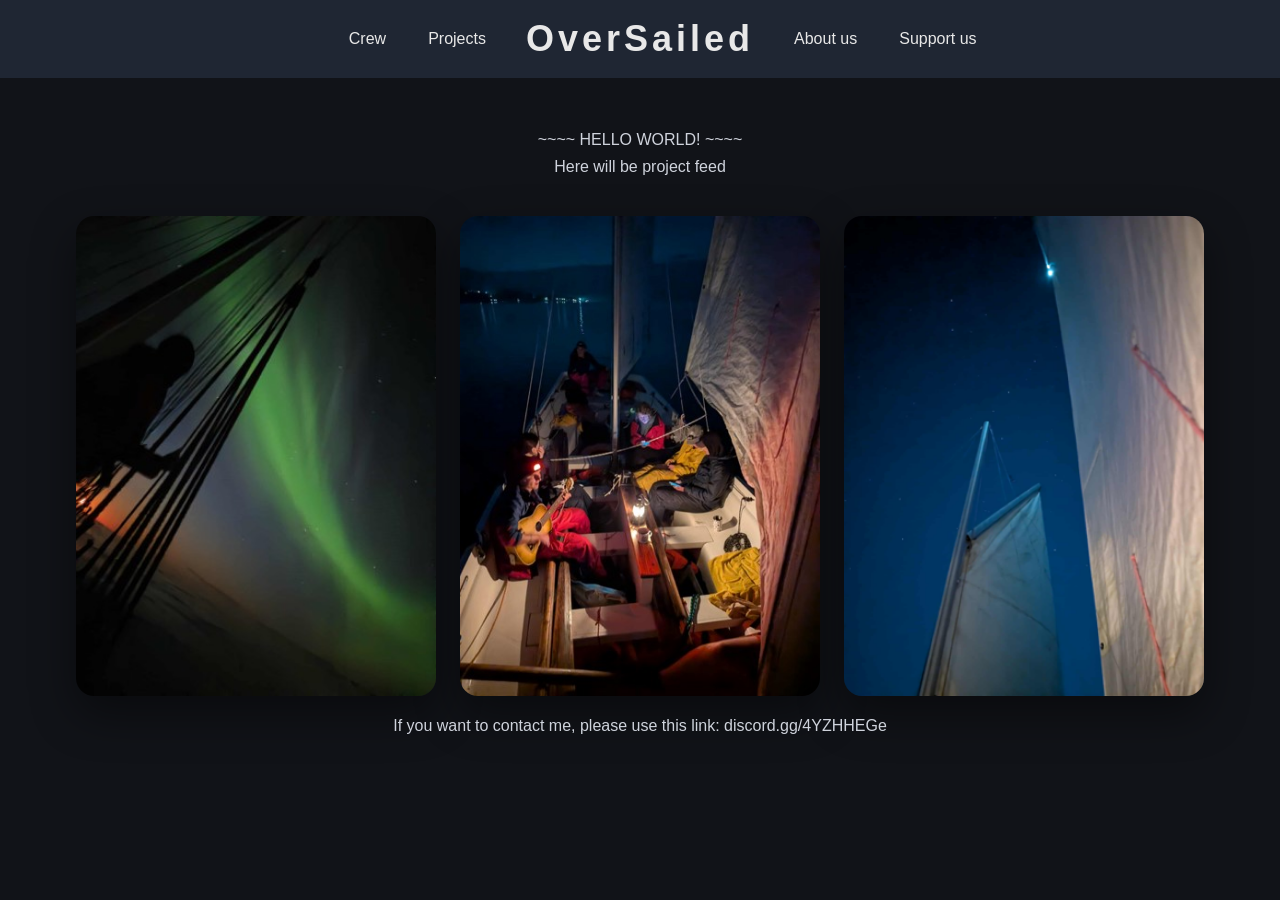
<file: projects.html>
<!doctype html>
<html lang="pl">
<head>
  <meta charset="utf-8">
  <meta name="viewport" content="width=device-width, initial-scale=1">
  <title>OverSailed</title>
  <style>
    body {
      margin: 0;
      background: #111318;
      color: #e8e8e8;
      font-family: Arial, Helvetica, sans-serif;
    }

       header {
      background: #1f2633;
      padding: 18px 28px;
      display: grid;
      grid-template-columns: 1fr auto 1fr;
      align-items: center;
      gap: 28px;
    }
    
    .logo {
      font-size: 36px;
      font-weight: 800;
      letter-spacing: 4px;
      text-align: center;
    }
    
    nav {
      display: flex;
      gap: 18px;
      flex-wrap: wrap;
    }
    
    .nav-left {
      justify-content: flex-end;
    }
    
    .nav-right {
      justify-content: flex-start;
    }
    
    nav a {
      color: #e8e8e8;
      text-decoration: none;
      font-size: 16px;
      padding: 8px 12px;
      border-radius: 10px;
    }
    
    nav a:hover {
      background: #30394a;
    }
    
    @media (max-width: 700px) {
      header {
        display: flex;
        flex-direction: column;
        gap: 14px;
      }
    
      .logo {
        order: 1;
      }
    
      .nav-left {
        order: 2;
      }
    
      .nav-right {
        order: 3;
      }
    
      nav {
        justify-content: center;
      }
    }
        
    main {
      max-width: 1400px;
      margin: 48px auto;
      padding: 0 20px;
      text-align: center;
    }

    p {
      font-size: 16px;
      line-height: 1.7;
      color: #cfd3dc;
      margin-bottom: 36px;
    }

    .gallery {
      display: flex;
      justify-content: center;
      gap: 24px;
      flex-wrap: wrap;
    }
    
    .gallery img {
      width: min(30vw, 360px);
      min-width: 220px;
      aspect-ratio: 3 / 4;
      object-fit: cover;
      border-radius: 18px;
      box-shadow: 0 18px 45px rgba(0, 0, 0, 0.45);
    }
  </style>
</head>
<body>
  <header>
    <nav class="nav-left">
      <a href="Crew.html">Crew</a>
      <a href="projects.html">Projects</a>
    </nav>
  
    <div class="logo">OverSailed</div>
  
    <nav class="nav-right">
      <a href="about.html">About us</a>
      <a href="support.html">Support us</a>
    </nav>
  </header>

  <main>
    <p>
      ~~~~ HELLO WORLD! ~~~~<br>
      Here will be project feed<br>
    
    </p>

    <div class="gallery">
  <img src="sail1.jpg" alt="Sail image 1">
  <img src="sail2.jpg" alt="Sail image 2">
  <img src="sail3.png" alt="Sail image 3">
</div>

    <p>
       If you want to contact me, please use this link: discord.gg/4YZHHEGe
    </p>
    
  </main>
</body>
</html>
</file>
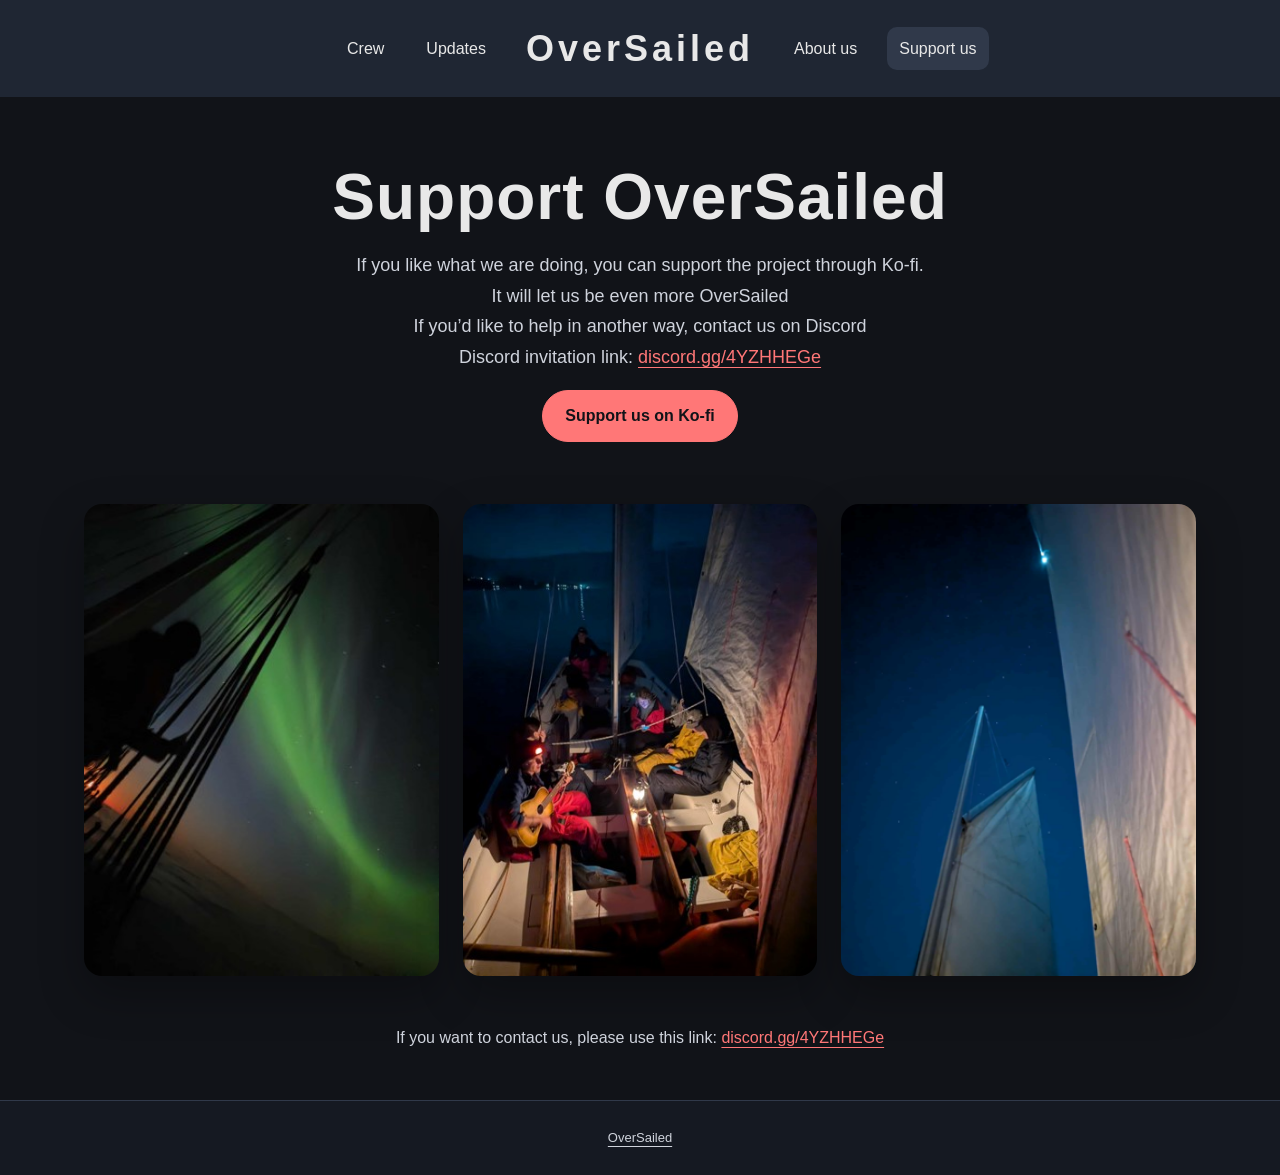
<file: support.html>
<!doctype html>
<html lang="en"><head><meta charset="utf-8"><meta name="viewport" content="width=device-width, initial-scale=1"><meta name="theme-color" content="#111318"><title>Support us | OverSailed</title><link rel="canonical" href="https://oversailed.com/support.html"><style>
    :root{color-scheme:dark;--bg:#111318;--surface:#151922;--header:#1f2633;--border:#30394a;--text:#e8e8e8;--muted:#cfd3dc;--accent:#ff7777;--shadow:rgba(0,0,0,.3)}
    *{box-sizing:border-box}html{scroll-behavior:smooth}body{margin:0;background:var(--bg);color:var(--text);font-family:Arial,Helvetica,sans-serif;line-height:1.7}a{color:var(--accent);text-underline-offset:4px}a:hover{color:#ffa5a5}a:focus-visible{outline:3px solid var(--accent);outline-offset:5px;border-radius:4px}img{display:block;max-width:100%;height:auto}h1,h2,h3,p{margin-top:0}h1,h2,h3{line-height:1.2}p{color:var(--muted)}
    .skip-link{position:absolute;left:16px;top:8px;transform:translateY(-160%);padding:8px 16px;background:var(--text);color:var(--bg);z-index:10}.skip-link:focus{transform:none}
    header{background:var(--header);padding:18px 28px;display:grid;grid-template-columns:1fr auto 1fr;align-items:center;gap:28px}header nav{display:flex;gap:18px;flex-wrap:wrap}.nav-left{justify-content:flex-end}.nav-right{justify-content:flex-start}header nav a{color:var(--text);text-decoration:none;font-size:16px;padding:8px 12px;border-radius:10px}header nav a:hover{color:var(--text);background:var(--border)}.logo{font-size:36px;font-weight:800;letter-spacing:4px;text-align:center}.logo a{color:var(--text);text-decoration:none}
    main{max-width:1160px;margin:auto;padding:0 24px}.hero{text-align:center;padding:76px 0 30px;max-width:820px;margin:auto}.eyebrow{color:var(--accent);font-size:13px;font-weight:700;letter-spacing:2px;text-transform:uppercase;margin-bottom:18px}h1{font-size:clamp(52px,10vw,92px);letter-spacing:2px;margin-bottom:14px}.identity{display:inline-block;color:var(--text);border:1px solid var(--border);border-radius:999px;padding:7px 18px;margin-bottom:24px;font-size:14px}.hero .lead{font-size:clamp(18px,3vw,22px);max-width:690px;margin:0 auto 28px}.actions{display:flex;gap:12px;flex-wrap:wrap;justify-content:center}.button{display:inline-block;padding:11px 22px;border-radius:999px;background:var(--accent);color:#111318;font-weight:700;text-decoration:none;border:1px solid var(--accent)}.button:hover{background:#ffa5a5;color:#111318}.button.secondary{background:transparent;border-color:var(--border);color:var(--text)}.button.secondary:hover{background:var(--header)}
    section{padding:52px 0;border-top:1px solid var(--border);scroll-margin-top:24px}h2{font-size:clamp(28px,5vw,42px);margin-bottom:22px;letter-spacing:.5px}h3{font-size:22px;margin-bottom:14px}.section-intro{max-width:750px;margin-bottom:28px}.gallery-section{border:0;padding:26px 0 48px}.gallery-section h2{font-size:23px;text-align:center;margin-bottom:22px}.gallery{display:grid;grid-template-columns:repeat(3,minmax(0,1fr));gap:24px}.gallery figure{margin:0;min-width:0}.gallery a{display:block;border-radius:18px}.gallery img{width:100%;aspect-ratio:3/4;object-fit:cover;border-radius:18px;box-shadow:0 18px 45px var(--shadow)}figcaption{color:var(--muted);font-size:13px;margin-top:10px}.gallery-note{font-size:13px;text-align:center;margin:18px auto 0;max-width:720px}
    .story{max-width:820px}.story p:last-child{margin-bottom:0}.spec-layout{display:grid;grid-template-columns:minmax(0,1.3fr) minmax(0,1fr);gap:28px;align-items:start}.panel,.card{background:linear-gradient(135deg,var(--header),var(--surface));border:1px solid var(--border);border-radius:22px;padding:28px;min-width:0}.panel h3{margin-bottom:18px}table{width:100%;border-collapse:collapse;font-size:15px}caption{text-align:left;color:var(--muted);font-size:13px;margin-bottom:14px}th,td{padding:11px 0;text-align:left;border-bottom:1px solid var(--border);vertical-align:top}th{font-weight:400;color:var(--muted);width:52%;padding-right:16px}td{font-weight:700}tr:last-child th,tr:last-child td{border-bottom:0}.note{font-size:13px;color:var(--muted);margin:18px 0 0}.facts{margin:0}.facts div{padding:10px 0;border-bottom:1px solid var(--border)}.facts div:last-child{border:0}.facts dt{color:var(--muted);font-size:13px}.facts dd{margin:2px 0 0;font-weight:700}.cards{display:grid;grid-template-columns:repeat(3,minmax(0,1fr));gap:24px}.card p{margin-bottom:18px}.card p:last-child{margin-bottom:0}.status{display:inline-block;color:#d9e8ff;background:#26364d;border:1px solid #425873;padding:4px 10px;border-radius:999px;font-size:12px;margin-bottom:18px}.status.planned{color:#e0dfec;background:#2c2b39;border-color:#4c4a60}.tags{list-style:none;display:flex;gap:8px;flex-wrap:wrap;padding:0;margin:0}.tags li{font-size:12px;padding:3px 9px;border:1px solid var(--border);border-radius:6px;color:var(--muted)}
    .milestones{list-style:none;padding:0;margin:0;display:grid;grid-template-columns:repeat(3,minmax(0,1fr));gap:24px}.milestones li{border-left:2px solid var(--accent);padding-left:20px}.milestones h3{font-size:19px}.milestones p{margin-bottom:0;font-size:15px}.milestones time,.milestones .phase{display:block;color:var(--accent);font-size:13px;font-weight:700;margin-bottom:9px}.cta{display:grid;grid-template-columns:minmax(0,1.4fr) minmax(0,1fr);gap:28px}.cta .actions{justify-content:flex-start}.cta h3{margin-bottom:14px}.cta p:last-child{margin-bottom:0}footer{text-align:center;background:var(--surface);border-top:1px solid var(--border);padding:26px 20px;color:var(--muted);font-size:13px}footer p{margin:0}footer a{color:var(--muted)}
    @media(max-width:900px){.cards{grid-template-columns:repeat(2,minmax(0,1fr))}.spec-layout,.cta{grid-template-columns:1fr}header{gap:16px;padding-inline:20px}header nav{gap:6px}header nav a{padding-inline:8px}}
    @media(max-width:700px){header{display:flex;flex-direction:column;gap:12px}.logo{order:1;font-size:32px}.nav-left{order:2}.nav-right{order:3}header nav,.nav-left,.nav-right{justify-content:center}.hero{padding-top:48px}.gallery{gap:14px}.milestones{grid-template-columns:1fr;gap:26px}main{padding-inline:20px}section{padding-block:38px}.panel,.card{padding:24px}.gallery-section{padding-top:20px}.identity{font-size:12px}}
    @media(max-width:480px){.cards{grid-template-columns:1fr}.gallery{grid-template-columns:1fr;max-width:360px;margin:auto}.gallery img{aspect-ratio:3/4}h1{font-size:58px}.logo{font-size:28px;letter-spacing:3px}th,td{font-size:14px}.actions .button{padding-inline:18px}}
    @media(prefers-reduced-motion:reduce){html{scroll-behavior:auto}}
  
.page-hero{text-align:center;max-width:820px;margin:auto;padding:62px 0 34px;border:0}.page-hero h1{font-size:clamp(38px,7vw,68px);letter-spacing:1px}.page-hero .intro{font-size:18px;max-width:730px;margin:0 auto 24px}.page-hero h1.long-title{font-size:clamp(28px,4.5vw,44px);line-height:1.3}.crew-grid{display:grid;grid-template-columns:repeat(2,minmax(0,1fr));gap:24px;padding-top:28px}.crew-card{display:flex;flex-direction:column;overflow:hidden;min-width:0;border:1px solid var(--border);border-radius:22px;background:linear-gradient(135deg,var(--header),var(--surface));color:var(--text);text-decoration:none}.crew-card:hover{color:var(--text);border-color:var(--accent)}.crew-card img{width:100%;aspect-ratio:4/3;object-fit:cover}.portrait-placeholder{display:grid;place-items:center;aspect-ratio:4/3;background:var(--header);color:var(--muted);font-size:80px;font-weight:700}.crew-card-content{padding:26px}.crew-card h2{font-size:28px;margin-bottom:12px}.crew-card p{margin:0}.patrons-footer{text-align:center;background:var(--surface);border:1px solid var(--border);border-radius:22px;margin:24px 0 48px;padding:34px}.patrons-footer p{max-width:680px;margin:0 auto 24px}.wide-card{max-width:900px;margin:auto;padding:30px;border:1px solid var(--border);border-radius:22px;background:linear-gradient(135deg,var(--header),var(--surface))}.wide-card p:last-child{margin-bottom:0}.intro{font-size:18px}.page-gallery{margin:28px 0 48px}.contact-line{text-align:center;margin:30px 0 48px}.post{max-width:900px;margin:0 auto 52px;padding:28px;border:1px solid var(--border);border-radius:22px;background:linear-gradient(135deg,var(--header),var(--surface))}.post h2{margin-bottom:8px}.post time{display:block;color:var(--accent);font-size:13px;margin-bottom:20px}.post p:last-child{margin-bottom:0}.project-list{padding-left:22px;color:var(--muted);margin:0}.project-list li{margin:0 0 12px}.card-grid{display:grid;grid-template-columns:repeat(3,minmax(0,1fr));gap:24px}.section-title{text-align:center}.home-projects{display:grid;grid-template-columns:repeat(2,minmax(0,1fr));gap:24px}.home-projects .card{text-decoration:none;color:var(--text)}.home-projects .card:hover{border-color:var(--accent)}.construction{font-size:14px}.and-more{text-align:center;font-size:24px;margin:32px 0 0}.card-grid h3{font-size:22px}nav a[aria-current="page"]{background:var(--border)}.support-banner p{font-size:18px}.support-banner h1{font-size:clamp(36px,7vw,64px)}.footer-note{margin:0}.gallery img{min-width:0;width:100%}
@media(max-width:900px){.card-grid{grid-template-columns:1fr}.page-hero{padding-top:46px}}@media(max-width:600px){.crew-grid,.home-projects{grid-template-columns:1fr}.page-hero h1{font-size:42px}.crew-card-content,.post,.wide-card{padding:24px}.page-gallery{margin-top:18px}}
</style></head><body><a class="skip-link" href="#main">Skip to content</a><header>
    <nav class="nav-left" aria-label="Primary navigation">
      <a href="Crew.html">Crew</a><a href="Updates.html">Updates</a>
    </nav>
    <div class="logo"><a href="index.html">OverSailed</a></div>
    <nav class="nav-right" aria-label="Secondary navigation">
      <a href="about.html">About us</a><a href="support.html" aria-current="page">Support us</a>
    </nav>
  </header>
  <main id="main">
    <section class="page-hero support-banner">
      <h1>Support OverSailed</h1>
      <p>
        If you like what we are doing, you can support the project through Ko-fi. <br>
        It will let us be even more OverSailed <br>
        If you’d like to help in another way, contact us on Discord <br> 
		Discord invitation link: <a href="https://discord.gg/4YZHHEGe">discord.gg/4YZHHEGe</a> <br>
      </p>
      <a class="button" href="https://ko-fi.com/oversailed" target="_blank" rel="noopener noreferrer">
        Support us on Ko-fi
      </a>
    </section>

    <div class="gallery page-gallery">
      <img src="sail1.jpg" alt="Sail image 1" loading="lazy" decoding="async">
      <img src="sail2.jpg" alt="Sail image 2" loading="lazy" decoding="async">
      <img src="sail3.png" alt="Sail image 3" loading="lazy" decoding="async">
    </div>

    <p class="contact-line">
      If you want to contact us, please use this link: <a href="https://discord.gg/4YZHHEGe">discord.gg/4YZHHEGe</a>
    </p>
  </main>
<footer><p class="footer-note"><a href="index.html">OverSailed</a></p></footer></body></html>
</file>
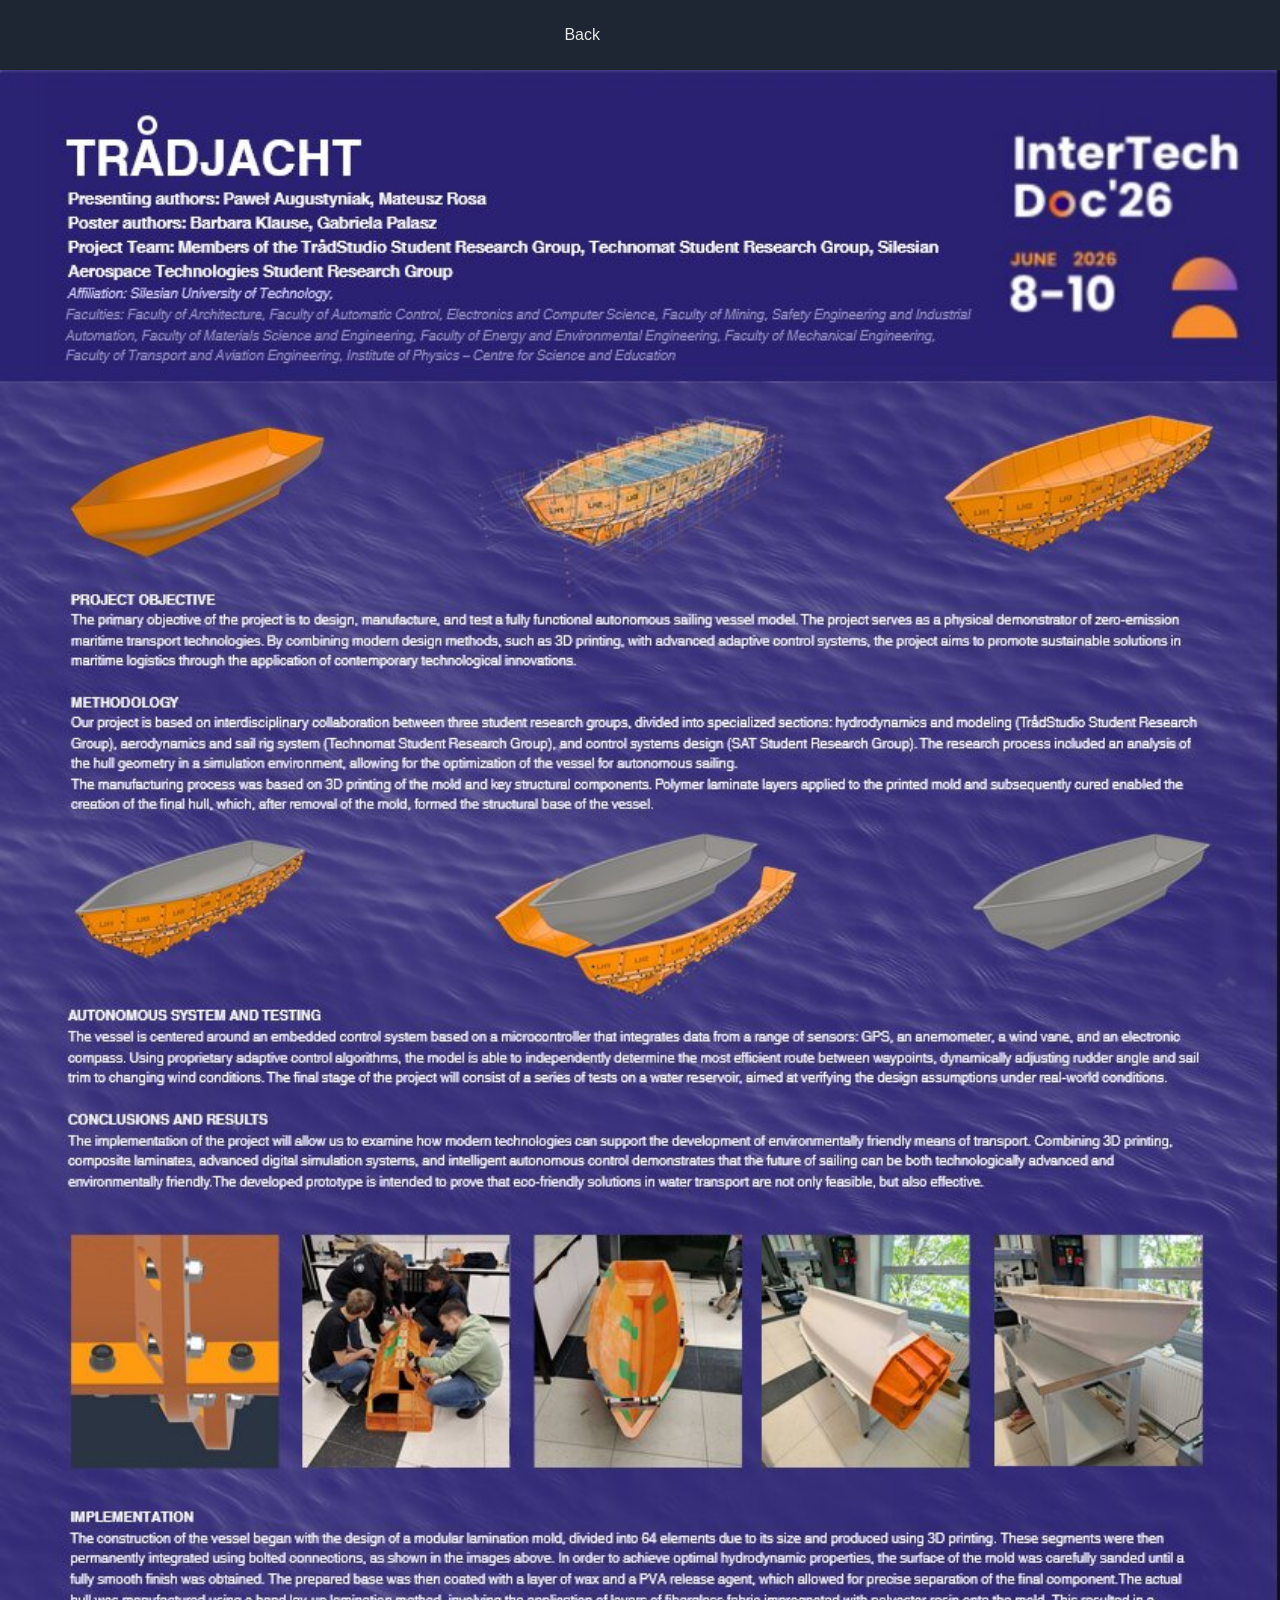
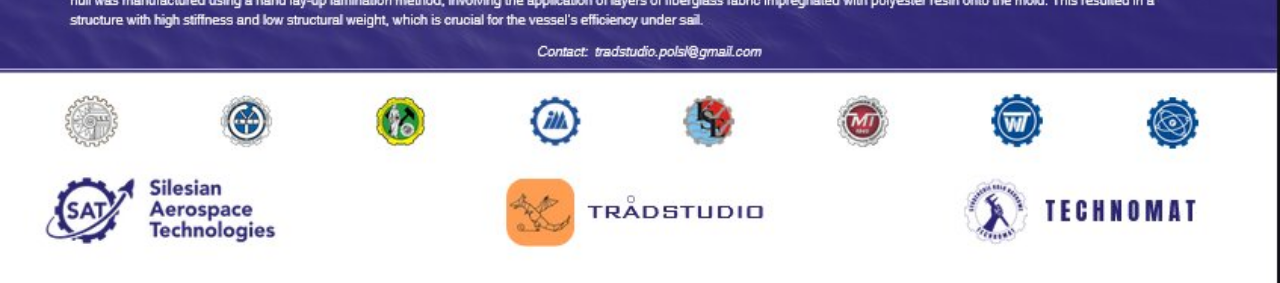
<file: tradjacht.html>
<!doctype html>
<html lang="pl">
<head>
  <meta charset="utf-8">
  <meta name="viewport" content="width=device-width, initial-scale=1">
  <title>OverSailed</title>

  <style>
    body {
      margin: 0;
      background: #111318;
      color: #e8e8e8;
      font-family: Arial, Helvetica, sans-serif;
    }

    header {
      background: #1f2633;
      padding: 18px 28px;
      display: grid;
      grid-template-columns: 1fr auto 1fr;
      align-items: center;
      gap: 28px;
    }

    .logo {
      font-size: 36px;
      font-weight: 800;
      letter-spacing: 4px;
      text-align: center;
    }

    nav {
      display: flex;
      gap: 18px;
      flex-wrap: wrap;
    }

    .nav-left {
      justify-content: flex-end;
    }

    .nav-right {
      justify-content: flex-start;
    }

    nav a {
      color: #e8e8e8;
      text-decoration: none;
      font-size: 16px;
      padding: 8px 12px;
      border-radius: 10px;
    }

    nav a:hover {
      background: #30394a;
    }

    .hero-image img {
      display: block;
      width: 100%;
      height: auto;
    }

    @media (max-width: 700px) {
      header {
        display: flex;
        flex-direction: column;
        gap: 14px;
      }

      .logo {
        order: 1;
      }

      .nav-left {
        order: 2;
        justify-content: center;
      }

      .nav-right {
        order: 3;
        justify-content: center;
      }

      nav {
        justify-content: center;
      }
    }
  </style>
</head>

<body>
  <header>
    <nav class="nav-left">
      <a href="bp.html">Back</a>
    </nav>

  </header>

  <section class="hero-image">
    <img src="plakat.jpg" alt="OverSailed poster">
  </section>
</body>
</html>
</file>
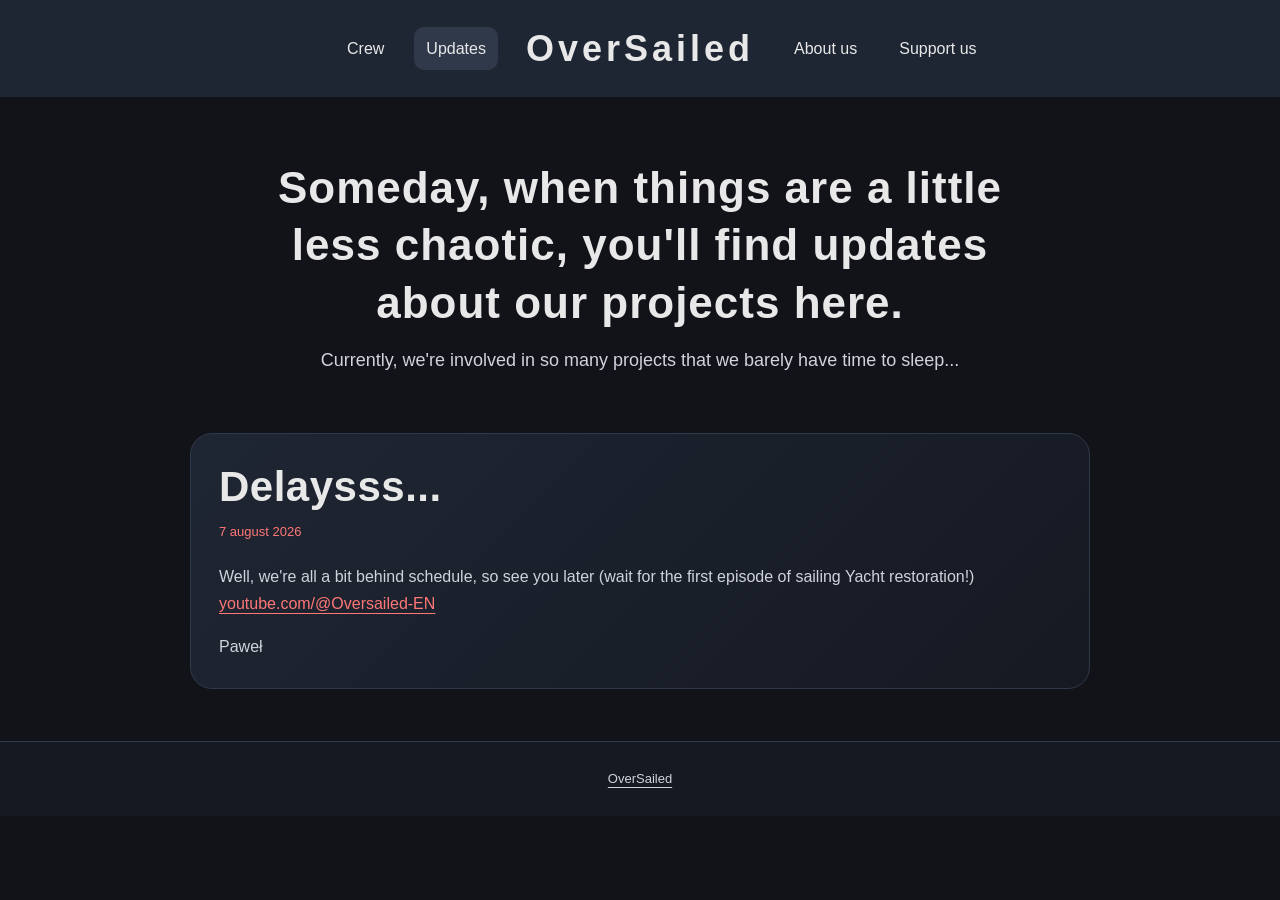
<file: Updates.html>
<!doctype html>
<html lang="en"><head><meta charset="utf-8"><meta name="viewport" content="width=device-width, initial-scale=1"><meta name="theme-color" content="#111318"><title>Updates | OverSailed</title><link rel="canonical" href="https://oversailed.com/Updates.html"><style>
    :root{color-scheme:dark;--bg:#111318;--surface:#151922;--header:#1f2633;--border:#30394a;--text:#e8e8e8;--muted:#cfd3dc;--accent:#ff7777;--shadow:rgba(0,0,0,.3)}
    *{box-sizing:border-box}html{scroll-behavior:smooth}body{margin:0;background:var(--bg);color:var(--text);font-family:Arial,Helvetica,sans-serif;line-height:1.7}a{color:var(--accent);text-underline-offset:4px}a:hover{color:#ffa5a5}a:focus-visible{outline:3px solid var(--accent);outline-offset:5px;border-radius:4px}img{display:block;max-width:100%;height:auto}h1,h2,h3,p{margin-top:0}h1,h2,h3{line-height:1.2}p{color:var(--muted)}
    .skip-link{position:absolute;left:16px;top:8px;transform:translateY(-160%);padding:8px 16px;background:var(--text);color:var(--bg);z-index:10}.skip-link:focus{transform:none}
    header{background:var(--header);padding:18px 28px;display:grid;grid-template-columns:1fr auto 1fr;align-items:center;gap:28px}header nav{display:flex;gap:18px;flex-wrap:wrap}.nav-left{justify-content:flex-end}.nav-right{justify-content:flex-start}header nav a{color:var(--text);text-decoration:none;font-size:16px;padding:8px 12px;border-radius:10px}header nav a:hover{color:var(--text);background:var(--border)}.logo{font-size:36px;font-weight:800;letter-spacing:4px;text-align:center}.logo a{color:var(--text);text-decoration:none}
    main{max-width:1160px;margin:auto;padding:0 24px}.hero{text-align:center;padding:76px 0 30px;max-width:820px;margin:auto}.eyebrow{color:var(--accent);font-size:13px;font-weight:700;letter-spacing:2px;text-transform:uppercase;margin-bottom:18px}h1{font-size:clamp(52px,10vw,92px);letter-spacing:2px;margin-bottom:14px}.identity{display:inline-block;color:var(--text);border:1px solid var(--border);border-radius:999px;padding:7px 18px;margin-bottom:24px;font-size:14px}.hero .lead{font-size:clamp(18px,3vw,22px);max-width:690px;margin:0 auto 28px}.actions{display:flex;gap:12px;flex-wrap:wrap;justify-content:center}.button{display:inline-block;padding:11px 22px;border-radius:999px;background:var(--accent);color:#111318;font-weight:700;text-decoration:none;border:1px solid var(--accent)}.button:hover{background:#ffa5a5;color:#111318}.button.secondary{background:transparent;border-color:var(--border);color:var(--text)}.button.secondary:hover{background:var(--header)}
    section{padding:52px 0;border-top:1px solid var(--border);scroll-margin-top:24px}h2{font-size:clamp(28px,5vw,42px);margin-bottom:22px;letter-spacing:.5px}h3{font-size:22px;margin-bottom:14px}.section-intro{max-width:750px;margin-bottom:28px}.gallery-section{border:0;padding:26px 0 48px}.gallery-section h2{font-size:23px;text-align:center;margin-bottom:22px}.gallery{display:grid;grid-template-columns:repeat(3,minmax(0,1fr));gap:24px}.gallery figure{margin:0;min-width:0}.gallery a{display:block;border-radius:18px}.gallery img{width:100%;aspect-ratio:3/4;object-fit:cover;border-radius:18px;box-shadow:0 18px 45px var(--shadow)}figcaption{color:var(--muted);font-size:13px;margin-top:10px}.gallery-note{font-size:13px;text-align:center;margin:18px auto 0;max-width:720px}
    .story{max-width:820px}.story p:last-child{margin-bottom:0}.spec-layout{display:grid;grid-template-columns:minmax(0,1.3fr) minmax(0,1fr);gap:28px;align-items:start}.panel,.card{background:linear-gradient(135deg,var(--header),var(--surface));border:1px solid var(--border);border-radius:22px;padding:28px;min-width:0}.panel h3{margin-bottom:18px}table{width:100%;border-collapse:collapse;font-size:15px}caption{text-align:left;color:var(--muted);font-size:13px;margin-bottom:14px}th,td{padding:11px 0;text-align:left;border-bottom:1px solid var(--border);vertical-align:top}th{font-weight:400;color:var(--muted);width:52%;padding-right:16px}td{font-weight:700}tr:last-child th,tr:last-child td{border-bottom:0}.note{font-size:13px;color:var(--muted);margin:18px 0 0}.facts{margin:0}.facts div{padding:10px 0;border-bottom:1px solid var(--border)}.facts div:last-child{border:0}.facts dt{color:var(--muted);font-size:13px}.facts dd{margin:2px 0 0;font-weight:700}.cards{display:grid;grid-template-columns:repeat(3,minmax(0,1fr));gap:24px}.card p{margin-bottom:18px}.card p:last-child{margin-bottom:0}.status{display:inline-block;color:#d9e8ff;background:#26364d;border:1px solid #425873;padding:4px 10px;border-radius:999px;font-size:12px;margin-bottom:18px}.status.planned{color:#e0dfec;background:#2c2b39;border-color:#4c4a60}.tags{list-style:none;display:flex;gap:8px;flex-wrap:wrap;padding:0;margin:0}.tags li{font-size:12px;padding:3px 9px;border:1px solid var(--border);border-radius:6px;color:var(--muted)}
    .milestones{list-style:none;padding:0;margin:0;display:grid;grid-template-columns:repeat(3,minmax(0,1fr));gap:24px}.milestones li{border-left:2px solid var(--accent);padding-left:20px}.milestones h3{font-size:19px}.milestones p{margin-bottom:0;font-size:15px}.milestones time,.milestones .phase{display:block;color:var(--accent);font-size:13px;font-weight:700;margin-bottom:9px}.cta{display:grid;grid-template-columns:minmax(0,1.4fr) minmax(0,1fr);gap:28px}.cta .actions{justify-content:flex-start}.cta h3{margin-bottom:14px}.cta p:last-child{margin-bottom:0}footer{text-align:center;background:var(--surface);border-top:1px solid var(--border);padding:26px 20px;color:var(--muted);font-size:13px}footer p{margin:0}footer a{color:var(--muted)}
    @media(max-width:900px){.cards{grid-template-columns:repeat(2,minmax(0,1fr))}.spec-layout,.cta{grid-template-columns:1fr}header{gap:16px;padding-inline:20px}header nav{gap:6px}header nav a{padding-inline:8px}}
    @media(max-width:700px){header{display:flex;flex-direction:column;gap:12px}.logo{order:1;font-size:32px}.nav-left{order:2}.nav-right{order:3}header nav,.nav-left,.nav-right{justify-content:center}.hero{padding-top:48px}.gallery{gap:14px}.milestones{grid-template-columns:1fr;gap:26px}main{padding-inline:20px}section{padding-block:38px}.panel,.card{padding:24px}.gallery-section{padding-top:20px}.identity{font-size:12px}}
    @media(max-width:480px){.cards{grid-template-columns:1fr}.gallery{grid-template-columns:1fr;max-width:360px;margin:auto}.gallery img{aspect-ratio:3/4}h1{font-size:58px}.logo{font-size:28px;letter-spacing:3px}th,td{font-size:14px}.actions .button{padding-inline:18px}}
    @media(prefers-reduced-motion:reduce){html{scroll-behavior:auto}}
  
.page-hero{text-align:center;max-width:820px;margin:auto;padding:62px 0 34px;border:0}.page-hero h1{font-size:clamp(38px,7vw,68px);letter-spacing:1px}.page-hero .intro{font-size:18px;max-width:730px;margin:0 auto 24px}.page-hero h1.long-title{font-size:clamp(28px,4.5vw,44px);line-height:1.3}.crew-grid{display:grid;grid-template-columns:repeat(2,minmax(0,1fr));gap:24px;padding-top:28px}.crew-card{display:flex;flex-direction:column;overflow:hidden;min-width:0;border:1px solid var(--border);border-radius:22px;background:linear-gradient(135deg,var(--header),var(--surface));color:var(--text);text-decoration:none}.crew-card:hover{color:var(--text);border-color:var(--accent)}.crew-card img{width:100%;aspect-ratio:4/3;object-fit:cover}.portrait-placeholder{display:grid;place-items:center;aspect-ratio:4/3;background:var(--header);color:var(--muted);font-size:80px;font-weight:700}.crew-card-content{padding:26px}.crew-card h2{font-size:28px;margin-bottom:12px}.crew-card p{margin:0}.patrons-footer{text-align:center;background:var(--surface);border:1px solid var(--border);border-radius:22px;margin:24px 0 48px;padding:34px}.patrons-footer p{max-width:680px;margin:0 auto 24px}.wide-card{max-width:900px;margin:auto;padding:30px;border:1px solid var(--border);border-radius:22px;background:linear-gradient(135deg,var(--header),var(--surface))}.wide-card p:last-child{margin-bottom:0}.intro{font-size:18px}.page-gallery{margin:28px 0 48px}.contact-line{text-align:center;margin:30px 0 48px}.post{max-width:900px;margin:0 auto 52px;padding:28px;border:1px solid var(--border);border-radius:22px;background:linear-gradient(135deg,var(--header),var(--surface))}.post h2{margin-bottom:8px}.post time{display:block;color:var(--accent);font-size:13px;margin-bottom:20px}.post p:last-child{margin-bottom:0}.project-list{padding-left:22px;color:var(--muted);margin:0}.project-list li{margin:0 0 12px}.card-grid{display:grid;grid-template-columns:repeat(3,minmax(0,1fr));gap:24px}.section-title{text-align:center}.home-projects{display:grid;grid-template-columns:repeat(2,minmax(0,1fr));gap:24px}.home-projects .card{text-decoration:none;color:var(--text)}.home-projects .card:hover{border-color:var(--accent)}.construction{font-size:14px}.and-more{text-align:center;font-size:24px;margin:32px 0 0}.card-grid h3{font-size:22px}nav a[aria-current="page"]{background:var(--border)}.support-banner p{font-size:18px}.support-banner h1{font-size:clamp(36px,7vw,64px)}.footer-note{margin:0}.gallery img{min-width:0;width:100%}
@media(max-width:900px){.card-grid{grid-template-columns:1fr}.page-hero{padding-top:46px}}@media(max-width:600px){.crew-grid,.home-projects{grid-template-columns:1fr}.page-hero h1{font-size:42px}.crew-card-content,.post,.wide-card{padding:24px}.page-gallery{margin-top:18px}}
</style></head><body><a class="skip-link" href="#main">Skip to content</a><header>
    <nav class="nav-left" aria-label="Primary navigation">
      <a href="Crew.html">Crew</a><a href="Updates.html" aria-current="page">Updates</a>
    </nav>
    <div class="logo"><a href="index.html">OverSailed</a></div>
    <nav class="nav-right" aria-label="Secondary navigation">
      <a href="about.html">About us</a><a href="support.html">Support us</a>
    </nav>
  </header>
  <main id="main">
    <!-- ===== INTRO ===== -->
    <section class="page-hero">
      <h1 class="long-title">Someday, when things are a little less chaotic, you'll find updates about our projects here.</h1>

      <p class="intro">
        Currently, we're involved in so many projects that we barely have time to sleep...
      </p>
    </section>

    <!-- ===== sample post ===== -->
    <section class="post">
      <h2>Delaysss...</h2>
      <time datetime="2026-08-07">7 august 2026</time>

      <div>
        <p>
         Well, we're all a bit behind schedule, so see you later (wait for the first episode of sailing Yacht restoration!)<br>
          <a href="https://www.youtube.com/@Oversailed-EN">youtube.com/@Oversailed-EN</a>
        </p>

        <p>
          Paweł
        </p>
      </div>
    </section>

    <!-- ===== MThe end of samle post ===== -->
    
  </main>
<footer><p class="footer-note"><a href="index.html">OverSailed</a></p></footer></body></html>
</file>
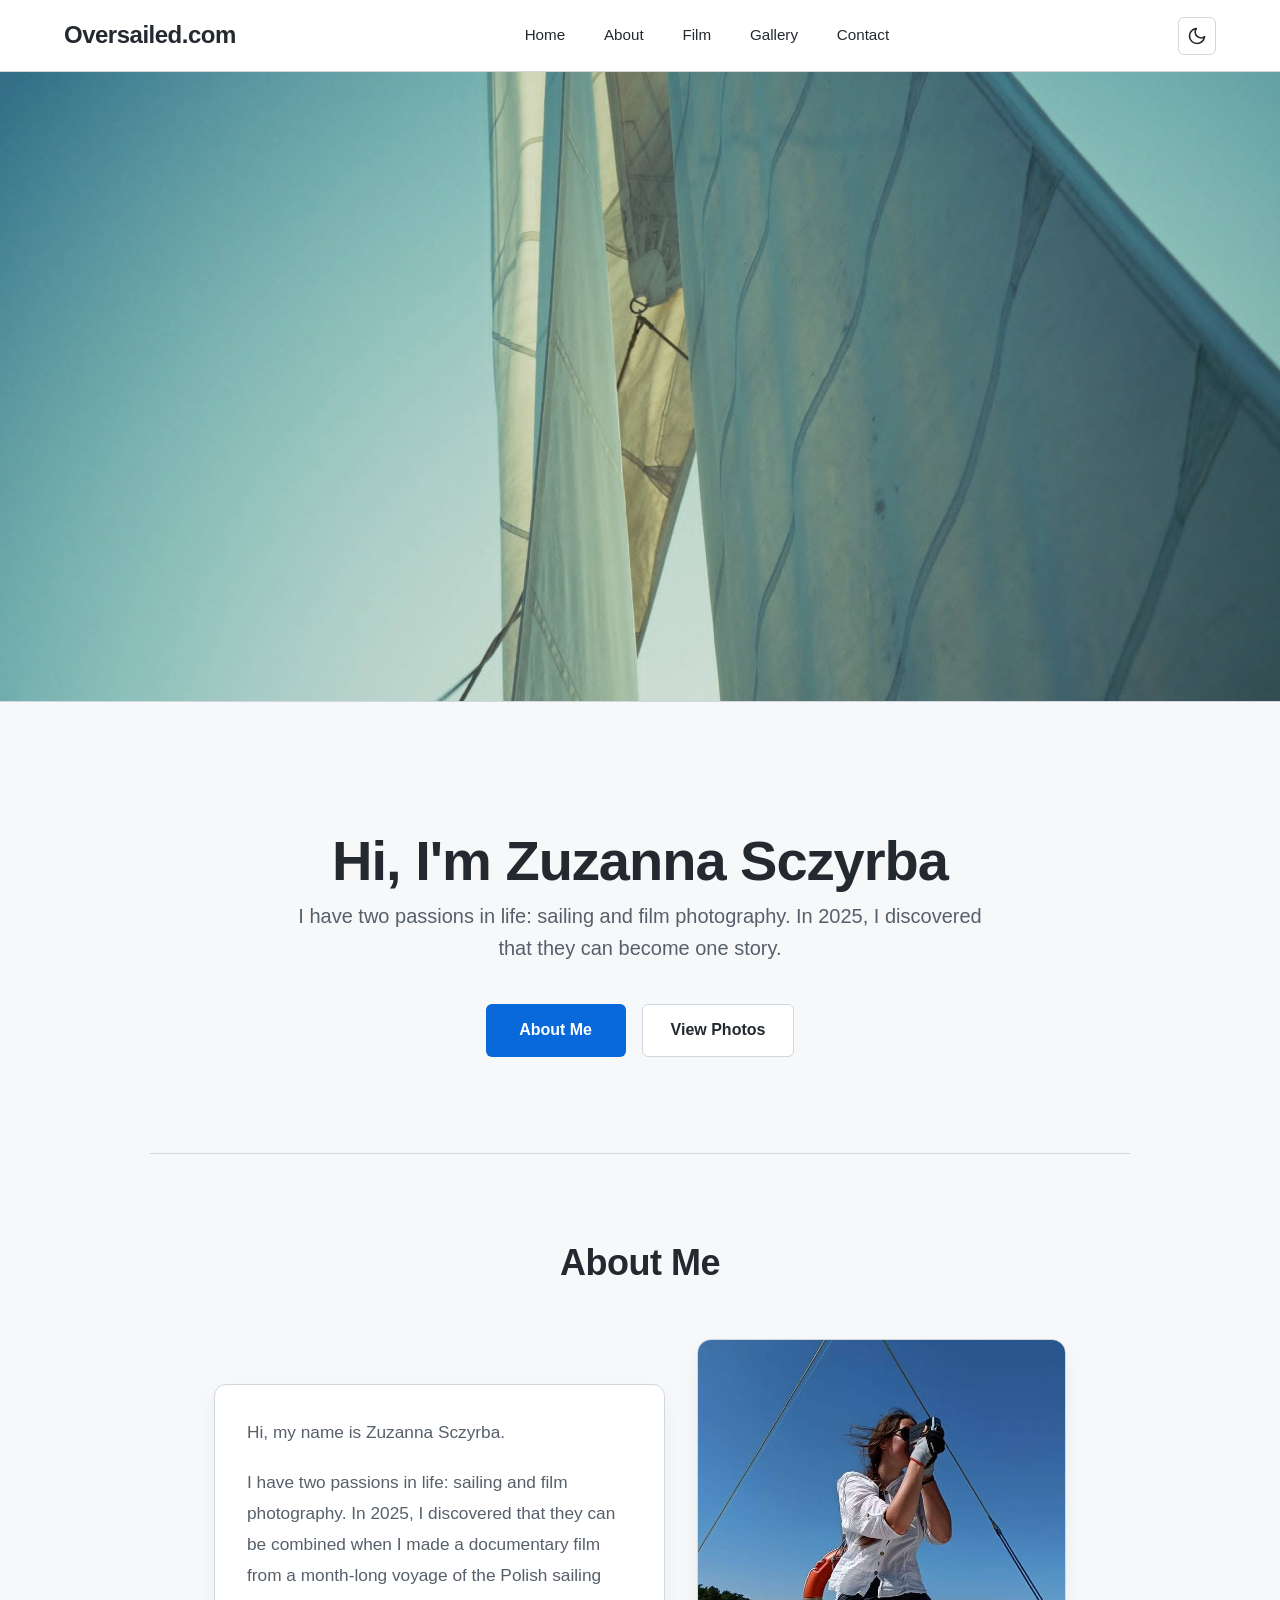
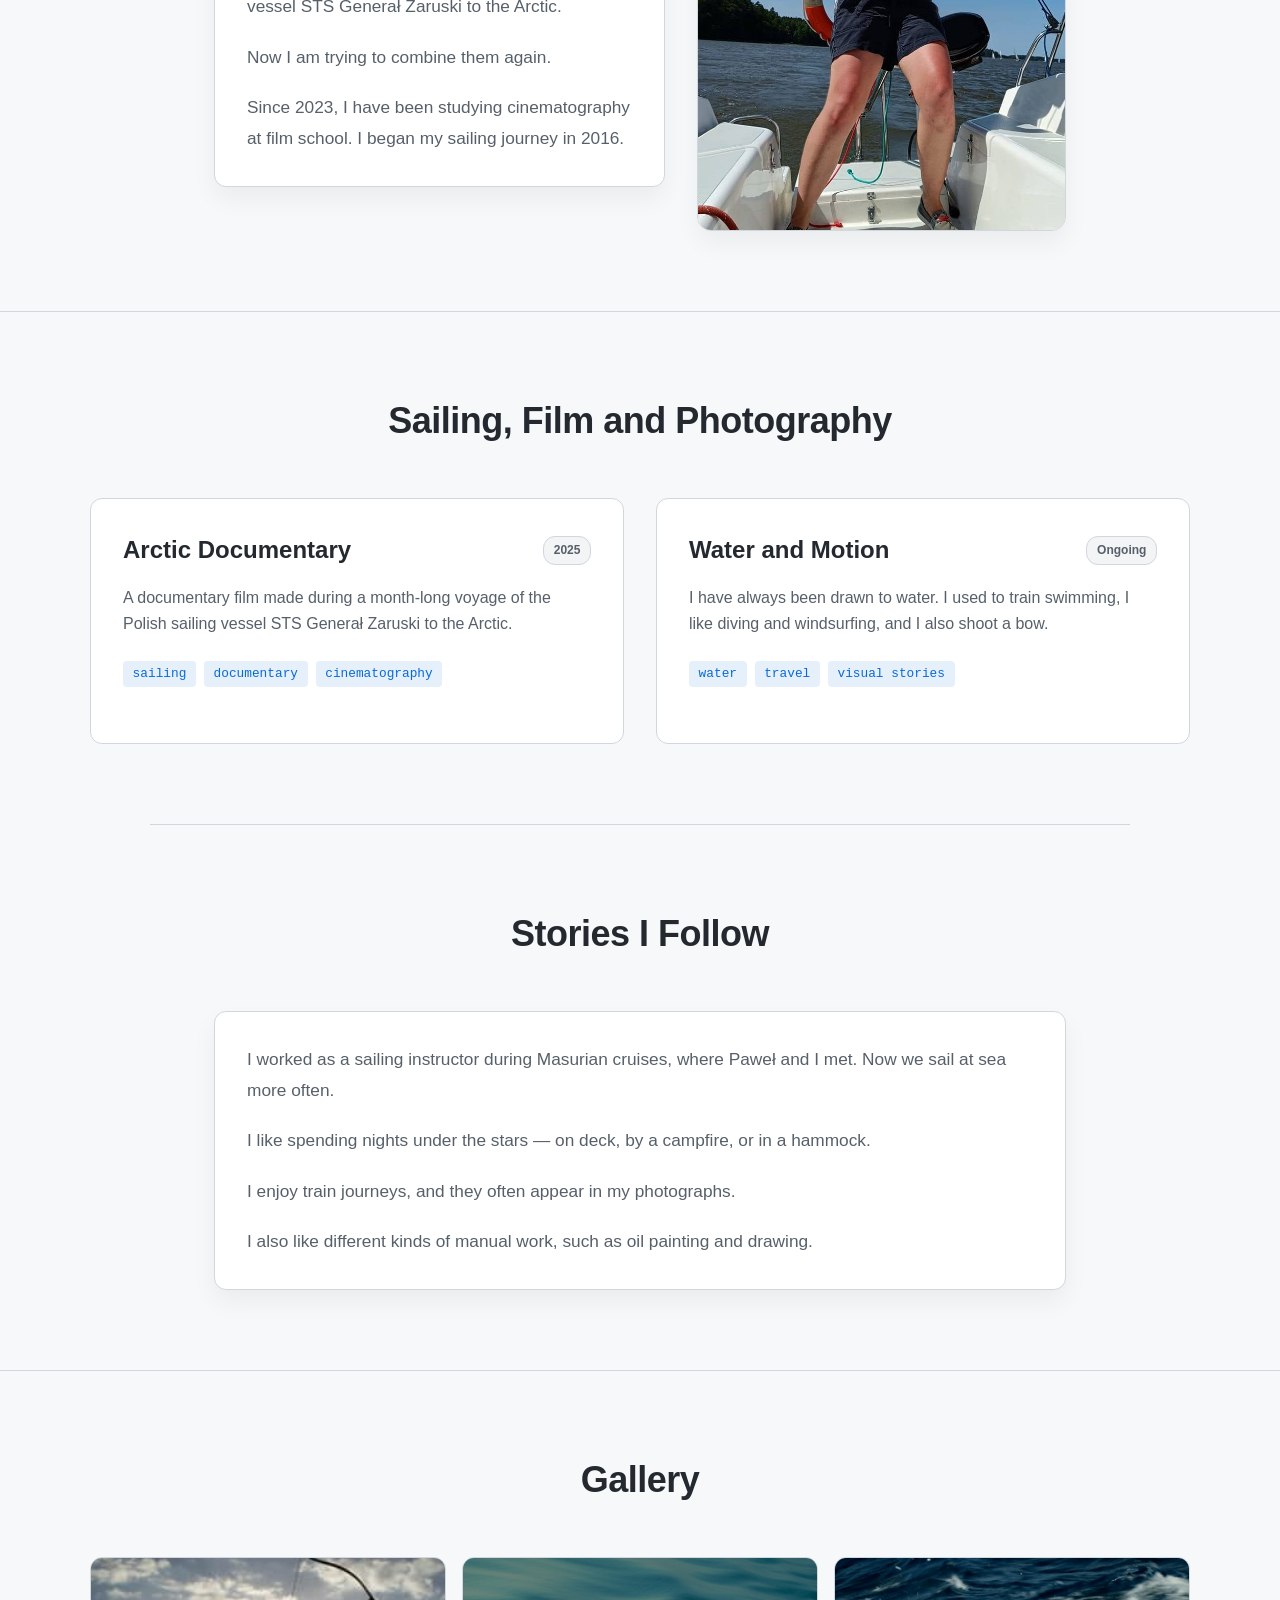
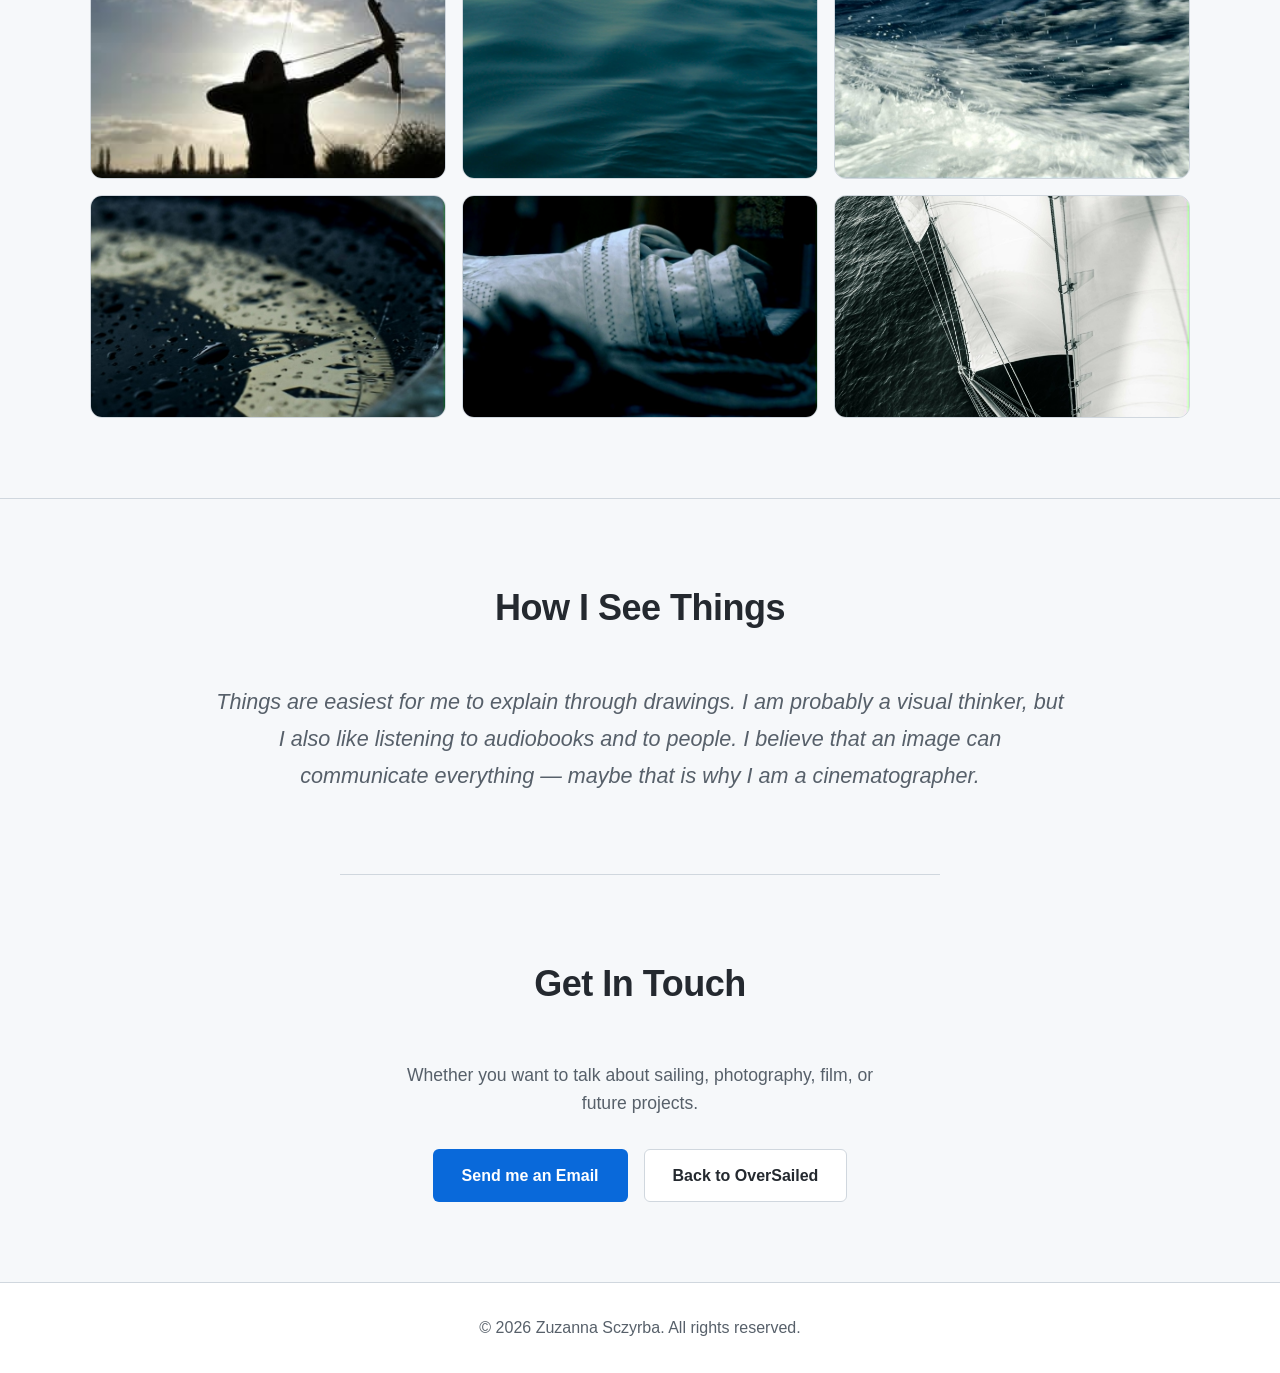
<file: zu.html>
<!DOCTYPE html>
<html lang="en">
<head>
  <meta charset="UTF-8">
  <meta name="viewport" content="width=device-width, initial-scale=1.0">

  <title>Zuzanna Sczyrba | OverSailed.com</title>
  <meta name="title" content="Zuzanna Sczyrba | OverSailed.com">
  <meta name="description" content="Zuzanna Sczyrba Home Page">
  <meta name="keywords" content="Zuzanna Sczyrba, OverSailed, sailing, film, cinematography, photography, STS Generał Zaruski, Arctic, documentary">
  <meta name="author" content="Zuzanna Sczyrba">
  <link rel="canonical" href="https://oversailed.com/zu.html">

  <meta property="og:type" content="website">
  <meta property="og:url" content="https://oversailed.com/zu.html">
  <meta property="og:title" content="Zuzanna Sczyrba | OverSailed.com">
  <meta property="og:description" content="Sailing, film, photography, and stories from the water.">
  <meta property="twitter:card" content="summary_large_image">
  <meta property="twitter:url" content="https://oversailed.com/zu.html">
  <meta property="twitter:title" content="Zuzanna Sczyrba | OverSailed.com">
  <meta property="twitter:description" content="Sailing, film, photography, and stories from the water.">
  <meta property="twitter:image" content="https://oversailed.com/zu-hero.jpg">

  <script>
    const savedTheme = localStorage.getItem('theme') ||
      (window.matchMedia('(prefers-color-scheme: dark)').matches ? 'dark' : 'light');
    document.documentElement.setAttribute('data-theme', savedTheme);
  </script>

  <link rel="stylesheet" href="styles.css">
  <link rel="icon" type="image/x-icon" href="/ICONHEREPLS">

  <style>
    .zu-hero-photo {
      width: 100%;
      max-height: 70vh;
      object-fit: cover;
      display: block;
      border-bottom: 1px solid var(--border);
    }

    .story-section {
      max-width: 980px;
      margin: 0 auto;
    }

    .story-grid {
      display: grid;
      grid-template-columns: minmax(0, 1.1fr) minmax(260px, 0.9fr);
      gap: 2rem;
      align-items: center;
      max-width: 1100px;
      margin: 0 auto;
    }

    .story-card {
      background: var(--surface-color);
      border: 1px solid var(--border);
      border-radius: 12px;
      padding: 2rem;
      box-shadow: 0 12px 24px var(--shadow);
    }

    .story-card p {
      color: var(--text-muted);
      font-size: 1.08rem;
      line-height: 1.8;
      margin-bottom: 1.2rem;
    }

    .story-card p:last-child {
      margin-bottom: 0;
    }

    .portrait-photo {
      width: 100%;
      aspect-ratio: 3 / 4;
      object-fit: cover;
      border-radius: 14px;
      border: 1px solid var(--border);
      box-shadow: 0 12px 24px var(--shadow);
    }

    .photo-strip {
      display: grid;
      grid-template-columns: repeat(3, 1fr);
      gap: 1rem;
      max-width: 1100px;
      margin: 0 auto;
    }

    .photo-strip img {
      width: 100%;
      aspect-ratio: 16 / 10;
      object-fit: cover;
      border-radius: 12px;
      border: 1px solid var(--border);
      transition: transform 0.2s ease, box-shadow 0.2s ease;
    }

    .photo-strip img:hover {
      transform: translateY(-4px);
      box-shadow: 0 12px 24px var(--shadow);
    }

    .quote-block {
      max-width: 850px;
      margin: 0 auto;
      text-align: center;
      color: var(--text-muted);
      font-size: 1.35rem;
      line-height: 1.7;
      font-style: italic;
    }

    @media (max-width: 768px) {
      .zu-hero-photo {
        max-height: 55vh;
      }

      .story-grid {
        grid-template-columns: 1fr;
      }

      .photo-strip {
        grid-template-columns: 1fr;
      }
    }
  </style>
</head>
<body>
  <nav class="navbar">
    <div class="logo">
      <a href="index.html">Oversailed.com</a>
    </div>

    <div class="nav-links">
      <a href="index.html">Home</a>
      <a href="#about">About</a>
      <a href="#film">Film</a>
      <a href="#gallery">Gallery</a>
      <a href="#contact">Contact</a>
    </div>

    <div class="nav-controls">
      <button id="theme-toggle" class="theme-toggle" aria-label="Toggle dark/light mode">
        <svg id="theme-icon" xmlns="http://www.w3.org/2000/svg" width="20" height="20" viewBox="0 0 24 24" fill="none" stroke="currentColor" stroke-width="2" stroke-linecap="round" stroke-linejoin="round">
          <circle cx="12" cy="12" r="5"></circle>
          <line x1="12" y1="1" x2="12" y2="3"></line>
          <line x1="12" y1="21" x2="12" y2="23"></line>
          <line x1="4.22" y1="4.22" x2="5.64" y2="5.64"></line>
          <line x1="18.36" y1="18.36" x2="19.78" y2="19.78"></line>
          <line x1="1" y1="12" x2="3" y2="12"></line>
          <line x1="21" y1="12" x2="23" y2="12"></line>
          <line x1="4.22" y1="19.78" x2="5.64" y2="18.36"></line>
          <line x1="18.36" y1="5.64" x2="19.78" y2="4.22"></line>
        </svg>
      </button>
    </div>
  </nav>

  <img class="zu-hero-photo" src="zu-hero.jpg" alt="Sailing atmosphere photograph">

  <header class="hero">
    <div class="hero-content">
      <h1>Hi, I'm Zuzanna Sczyrba</h1>
      <p>I have two passions in life: sailing and film photography. In 2025, I discovered that they can become one story.</p>
      <div class="cta-buttons">
        <a href="#about" class="btn primary">About Me</a>
        <a href="#gallery" class="btn secondary">View Photos</a>
      </div>
    </div>
  </header>

  <section id="about" class="about-section story-section">
    <h2>About Me</h2>
    <div class="story-grid">
      <div class="story-card">
        <p>Hi, my name is Zuzanna Sczyrba.</p>
        <p>I have two passions in life: sailing and film photography. In 2025, I discovered that they can be combined when I made a documentary film from a month-long voyage of the Polish sailing vessel STS Generał Zaruski to the Arctic.</p>
        <p>Now I am trying to combine them again.</p>
        <p>Since 2023, I have been studying cinematography at film school. I began my sailing journey in 2016.</p>
      </div>
      <img class="portrait-photo" src="zu-portrait.jpg" alt="Portrait of Zuzanna Sczyrba">
    </div>
  </section>

  <section id="film" class="projects-section">
    <h2>Sailing, Film and Photography</h2>
    <div class="projects-grid">
      <div class="project-card">
        <div class="project-header">
          <h3>Arctic Documentary</h3>
          <span class="badge">2025</span>
        </div>
        <p>A documentary film made during a month-long voyage of the Polish sailing vessel STS Generał Zaruski to the Arctic.</p>
        <div class="tech-stack">
          <span>sailing</span>
          <span>documentary</span>
          <span>cinematography</span>
        </div>
      </div>

      <div class="project-card">
        <div class="project-header">
          <h3>Water and Motion</h3>
          <span class="badge">Ongoing</span>
        </div>
        <p>I have always been drawn to water. I used to train swimming, I like diving and windsurfing, and I also shoot a bow.</p>
        <div class="tech-stack">
          <span>water</span>
          <span>travel</span>
          <span>visual stories</span>
        </div>
      </div>
    </div>
  </section>

  <section class="about-section story-section">
    <h2>Stories I Follow</h2>
    <div class="story-card">
      <p>I worked as a sailing instructor during Masurian cruises, where Paweł and I met. Now we sail at sea more often.</p>
      <p>I like spending nights under the stars — on deck, by a campfire, or in a hammock.</p>
      <p>I enjoy train journeys, and they often appear in my photographs.</p>
      <p>I also like different kinds of manual work, such as oil painting and drawing.</p>
    </div>
  </section>

  <section id="gallery" class="projects-section">
    <h2>Gallery</h2>
    <div class="photo-strip">
      <img src="zu1.jpg" alt="Sailing photograph 1">
      <img src="zu2.jpg" alt="Sailing photograph 2">
      <img src="zu3.jpg" alt="Sailing photograph 3">
      <img src="zu4.jpg" alt="Sailing photograph 4">
      <img src="zu5.jpg" alt="Sailing photograph 5">
      <img src="zu6.jpg" alt="Sailing photograph 6">
    </div>
  </section>

  <section class="about-section">
    <h2>How I See Things</h2>
    <p class="quote-block">Things are easiest for me to explain through drawings. I am probably a visual thinker, but I also like listening to audiobooks and to people. I believe that an image can communicate everything — maybe that is why I am a cinematographer.</p>
  </section>

  <section id="contact" class="contact-section">
    <h2>Get In Touch</h2>
    <p>Whether you want to talk about sailing, photography, film, or future projects.</p>
    <div class="cta-buttons" style="justify-content: center; margin-top: 2rem;">
      <a href="mailto:CONTACT_EMAIL_HERE" class="btn primary">Send me an Email</a>
      <a href="index.html" class="btn secondary">Back to OverSailed</a>
    </div>
  </section>

  <footer>
    <p>&copy; 2026 Zuzanna Sczyrba. All rights reserved.</p>
  </footer>

  <script src="script.js"></script>
</body>
</html>
</file>
<file: styles.css>
:root {
    /* Dark Theme */
    --bg-color: #0d1117;
    --surface-color: #161b22;
    --surface-hover: #21262d;
    --text-main: #c9d1d9;
    --text-muted: #8b949e;
    --accent: #58a6ff;
    --accent-hover: #3182ce;
    --border: #30363d;
    --shadow: rgba(0, 0, 0, 0.4);
    
    /* Animation Timings */
    --transition-color: 0.4s cubic-bezier(0.4, 0, 0.2, 1);
    --transition-transform: 0.3s cubic-bezier(0.175, 0.885, 0.32, 1.275);
}

[data-theme="light"] {
    /* Light Theme */
    --bg-color: #f6f8fa;
    --surface-color: #ffffff;
    --surface-hover: #f3f4f6;
    --text-main: #24292f;
    --text-muted: #57606a;
    --accent: #0969da;
    --accent-hover: #0550ae;
    --border: #d0d7de;
    --shadow: rgba(0, 0, 0, 0.05);
}

* {
    margin: 0;
    padding: 0;
    box-sizing: border-box;
}

body {
    font-family: -apple-system, BlinkMacSystemFont, "Segoe UI", Roboto, Helvetica, Arial, sans-serif;
    background-color: var(--bg-color);
    color: var(--text-main);
    line-height: 1.6;
}

a {
    color: var(--accent);
    text-decoration: none;
    transition: color 0.2s ease;
}

a:hover {
    color: var(--accent-hover);
}

/* navigation */
.navbar {
    display: flex;
    justify-content: space-between;
    align-items: center;
    padding: 1rem 5%;
    background-color: var(--surface-color);
    border-bottom: 1px solid var(--border);
    position: sticky;
    top: 0;
    z-index: 100;
}

.logo a {
    display: inline-block;
    font-size: 1.5rem;
    font-weight: 800;
    color: var(--text-main);
    letter-spacing: -0.5px;
    text-decoration: none;
}

.logo a:hover {
    color: var(--text-main);
}
.nav-links {
    display: flex;
    align-items: center;
    gap: 0.5rem;
}

.nav-links a {
    padding: 0.4rem 0.9rem;
    color: var(--text-main);
    font-weight: 500;
    font-size: 0.95rem;
    border-radius: 6px;
    border: 1px solid transparent;
    background-color: transparent;
    transition: all 0.2s ease;
}

.nav-links a:hover {
    color: var(--text-main);
    background-color: var(--surface-hover);
    border-color: var(--border);
}

.nav-controls {
    display: flex;
    align-items: center;
}

/* theme toggle button */
.theme-toggle {
    background: transparent;
    border: 1px solid var(--border);
    border-radius: 6px;
    color: var(--text-main);
    cursor: pointer;
    padding: 0.5rem;
    display: flex;
    align-items: center;
    justify-content: center;
    transition: all var(--transition-color);
}

.theme-toggle:hover {
    background-color: var(--surface-hover);
    border-color: var(--text-muted);
}

.theme-toggle svg {
    transition: transform var(--transition-transform);
}

/* spin and scale effect when class is toggled via JS */
.theme-toggle.animating svg {
    transform: rotate(180deg) scale(0.8);
}

/* hero Section */
.hero {
    display: flex;
    flex-wrap: wrap;
    align-items: center;
    justify-content: center;
    padding: 8rem 5% 6rem;
    text-align: center;
    max-width: 900px;
    margin: 0 auto;
}

.hero-content h1 {
    font-size: 3.5rem;
    font-weight: 800;
    color: var(--text-main);
    margin-bottom: 0.5rem;
    line-height: 1.1;
    letter-spacing: -1px;
    position: relative;
    z-index: 2;
}

.age-badge {
    display: inline-flex;
    align-items: center;
    line-height: 1;
    font-size: 0.85rem;
    font-weight: 600;
    color: var(--text-muted);
    background-color: var(--surface-hover);
    border: 1px solid var(--border);
    padding: 0.4rem 0.8rem 0.2rem;
    border-radius: 20px;
    margin-bottom: 1.5rem;
    font-family: ui-monospace, SFMono-Regular, Consolas, "Liberation Mono", Menlo, monospace;
    letter-spacing: 0.5px;
    
    opacity: 0;
    transform: translateY(-20px);
    transition: opacity 0.3s ease, transform 0.3s ease;
    position: relative;
    z-index: 1;
    pointer-events: none;
}

.hero-content h1:hover + .age-badge,
.age-badge:hover {
    opacity: 1;
    transform: translateY(0);
    pointer-events: auto;
}

.hero-content p {
    font-size: 1.25rem;
    color: var(--text-muted);
    margin-bottom: 2.5rem;
    max-width: 700px;
    margin-inline: auto;
}

/* Buttons */
.cta-buttons {
    display: flex;
    flex-wrap: wrap;
    gap: 1rem;
    justify-content: center;
}

.btn {
    display: inline-block;
    padding: 0.8rem 1.75rem;
    border-radius: 6px;
    font-weight: 600;
    transition: all 0.2s ease;
    text-align: center;
    min-width: 140px;
}

.btn.primary {
    background-color: var(--accent);
    color: #ffffff;
    border: 1px solid transparent;
}

.btn.primary:hover {
    background-color: var(--accent-hover);
    transform: translateY(-1px);
    box-shadow: 0 4px 12px var(--shadow);
}

.btn.secondary {
    background-color: var(--surface-color);
    border: 1px solid var(--border);
    color: var(--text-main);
}

.btn.secondary:hover {
    background-color: var(--surface-hover);
    border-color: var(--text-muted);
    transform: translateY(-1px);
}

/* Sections */
section {
    padding: 5rem 5%;
    border-top: 1px solid var(--border);
}

section h2 {
    font-size: 2.25rem;
    color: var(--text-main);
    margin-bottom: 3rem;
    text-align: center;
    font-weight: 700;
    letter-spacing: -0.5px;
}

/* About Section */
.about-content {
    max-width: 800px;
    margin: 0 auto;
    color: var(--text-muted);
    font-size: 1.15rem;
    line-height: 1.8;
}

.about-content p {
    margin-bottom: 1.5rem;
}

.about-content p:last-child {
    margin-bottom: 0;
}

/* Projects Grid */
.projects-grid {
    display: grid;
    grid-template-columns: repeat(auto-fit, minmax(320px, 1fr));
    gap: 2rem;
    max-width: 1100px;
    margin: 0 auto;
}

.project-card {
    background: var(--surface-color);
    padding: 2rem;
    border-radius: 12px;
    border: 1px solid var(--border);
    transition: transform 0.2s ease, box-shadow 0.2s ease;
    display: flex;
    flex-direction: column;
}

.project-card:hover {
    transform: translateY(-4px);
    box-shadow: 0 12px 24px var(--shadow);
    border-color: var(--text-muted);
}

.project-header {
    display: flex;
    justify-content: space-between;
    align-items: center;
    margin-bottom: 1rem;
}

.project-header h3 {
    font-size: 1.5rem;
    color: var(--text-main);
}

.badge {
    font-size: 0.75rem;
    padding: 0.25rem 0.6rem;
    border-radius: 12px;
    background-color: var(--surface-hover);
    border: 1px solid var(--border);
    color: var(--text-muted);
    font-weight: 600;
}

.project-card p {
    color: var(--text-muted);
    margin-bottom: 1.5rem;
    flex-grow: 1;
}

.tech-stack {
    display: flex;
    gap: 0.5rem;
    flex-wrap: wrap;
    margin-bottom: 1.5rem;
}

.tech-stack span {
    font-size: 0.8rem;
    font-family: ui-monospace, SFMono-Regular, Consolas, "Liberation Mono", Menlo, monospace;
    color: var(--accent);
    background-color: rgba(88, 166, 255, 0.1);
    padding: 0.2rem 0.6rem;
    border-radius: 4px;
}

[data-theme="light"] .tech-stack span {
    background-color: rgba(9, 105, 218, 0.1);
}

.project-links {
    display: flex;
    gap: 1.5rem;
    font-weight: 600;
    font-size: 0.95rem;
}

/* Contact Section */
.contact-section {
    text-align: center;
    max-width: 600px;
    margin: 0 auto;
}

.contact-section p {
    color: var(--text-muted);
    font-size: 1.1rem;
}

/* Footer */
footer {
    text-align: center;
    padding: 2rem 5%;
    border-top: 1px solid var(--border);
    background-color: var(--surface-color);
    color: var(--text-muted);
}

/* Mobile Responsiveness */
@media (max-width: 768px) {
    .navbar {
        flex-wrap: wrap;
        padding: 1rem 5%;
        gap: 0.8rem 0;
    }

    .nav-links {
        order: 3;
        width: 100%;
        justify-content: center;
        flex-wrap: nowrap;
        gap: 0.2rem;
    }

    .nav-links a {
        padding: 0.3rem 0.4rem;
        font-size: 0.85rem;
    }

    .hero-content h1 {
        font-size: 2.5rem;
    }
}

/* transition API stuff for theme toggle */
::view-transition-old(root),
::view-transition-new(root) {
    animation: none;
    mix-blend-mode: normal;
}

::view-transition-old(root) {
    z-index: 1;
}

::view-transition-new(root) {
    z-index: 2;
}
</file>
